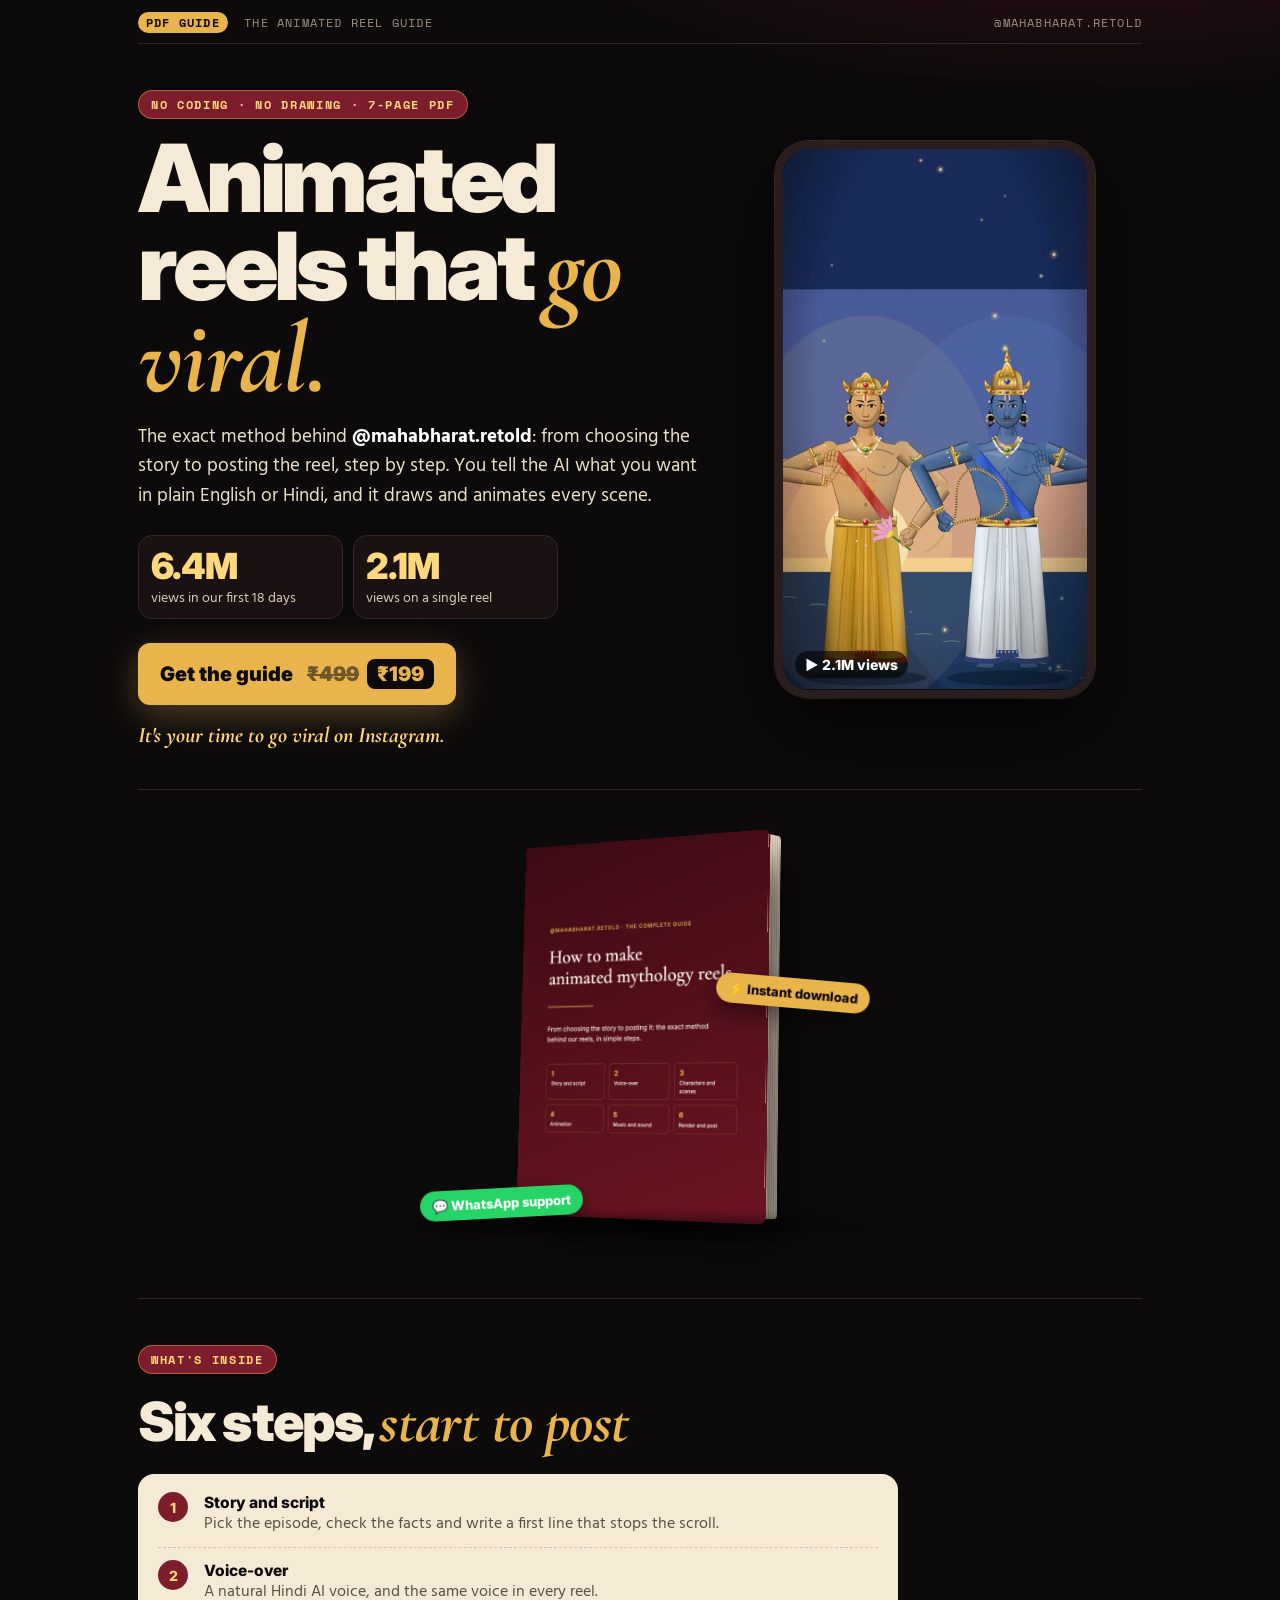
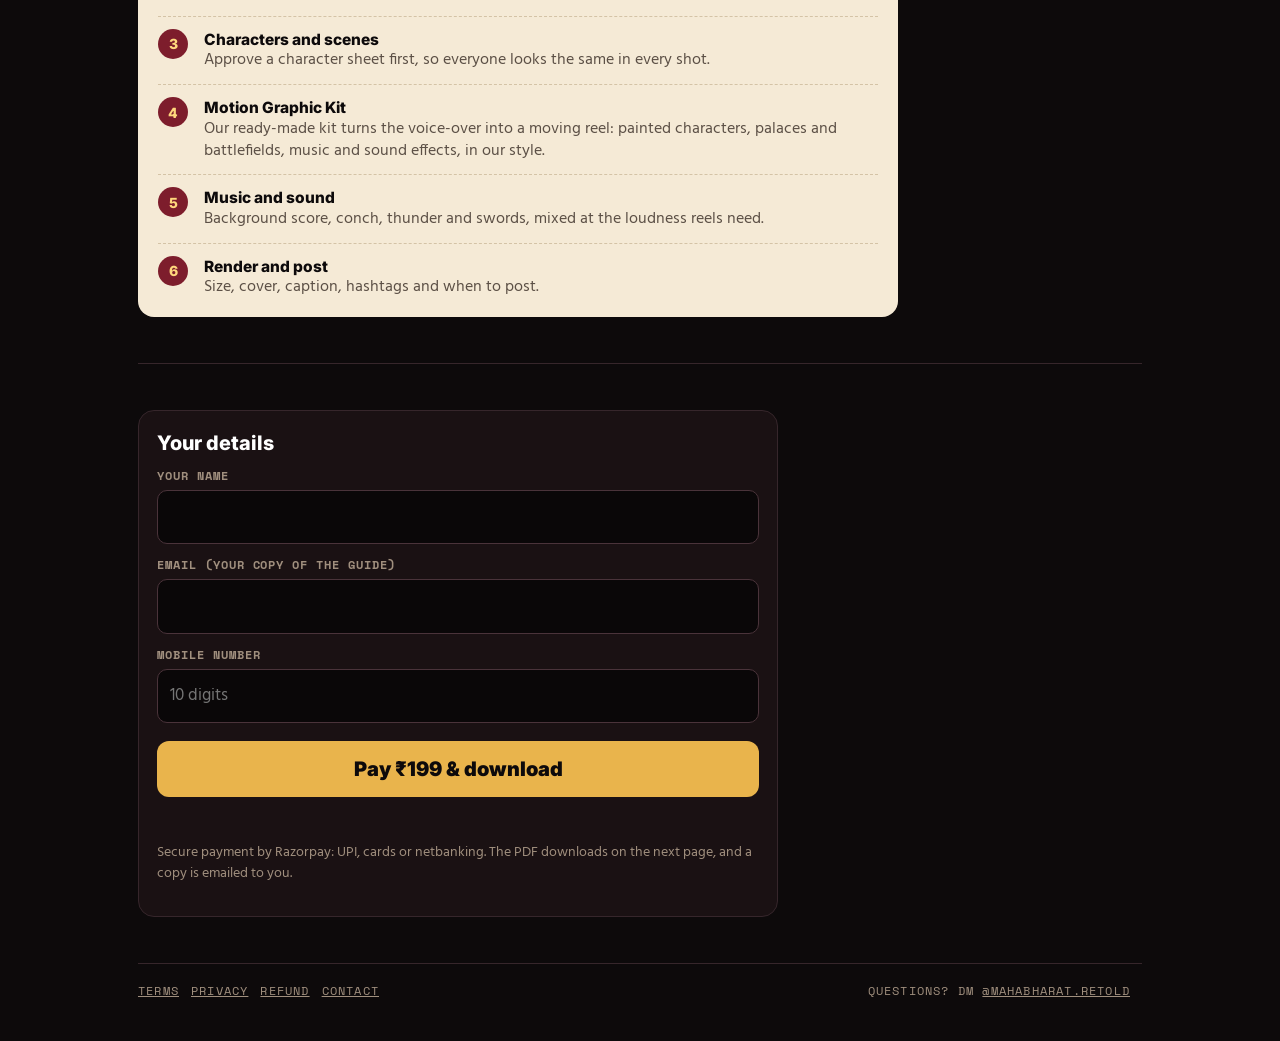
<file: index.html>
<!doctype html>
<html lang="en">
<head>
<meta charset="utf-8">
<meta name="viewport" content="width=device-width,initial-scale=1">
<title>The Animated Reel Guide · @mahabharat.retold</title>
<meta name="description" content="The method behind @mahabharat.retold: 6.4 million views in our first 18 days with animated mythology reels. From the story to posting, step by step, no coding. 7-page PDF guide.">
<link rel="preconnect" href="https://fonts.googleapis.com"><link rel="preconnect" href="https://fonts.gstatic.com" crossorigin>
<link href="https://fonts.googleapis.com/css2?family=Cormorant+Garamond:ital,wght@1,600;1,700&family=Inter:wght@500;600;800;900&family=Hind:wght@400;600&family=Space+Mono:wght@400;700&display=swap" rel="stylesheet">
<style>
:root{--ink:#0d0a0b;--night:#1a1113;--night2:#24171a;--maroon:#7d1d2c;--gold:#e9b44c;--goldl:#ffd77d;--paper:#f5ead6;--muted:#a08f7e;--line:#36262b}
*{box-sizing:border-box}
html{background:var(--ink)}
body{margin:0;color:var(--paper);font:17px/1.55 Hind,system-ui,sans-serif;background:radial-gradient(1200px 600px at 85% -10%,rgba(125,29,44,.55),transparent 60%),var(--ink);overflow-x:hidden}
a{color:inherit}
.wrap{max-width:1040px;margin:0 auto;padding:0 18px}
.mono{font-family:"Space Mono",monospace;letter-spacing:.1em;text-transform:uppercase}
.mast{display:flex;justify-content:space-between;gap:12px;padding:14px 0 10px;font-size:12px;color:var(--muted);border-bottom:1px solid var(--line)}
.mast b{background:var(--gold);color:var(--ink);padding:2px 8px;border-radius:20px;font-weight:700}
/* hero: the success story */
.hero{display:grid;gap:30px;padding:30px 0 40px}
.pill{display:inline-block;background:var(--maroon);color:var(--goldl);border:1px solid rgba(233,180,76,.45);font:700 12px "Space Mono",monospace;letter-spacing:.14em;padding:5px 12px;border-radius:30px;text-transform:uppercase}
h1{font:900 clamp(46px,11.5vw,94px)/.93 Inter,sans-serif;letter-spacing:-.045em;margin:16px 0 0}
h1 span{font:italic 700 1.08em/.9 "Cormorant Garamond",serif;letter-spacing:-.01em;color:var(--gold)}
.lead{font-size:19px;max-width:560px;margin:18px 0 0;color:#eadfcb}
.lead b{color:#fff}
.stats{display:grid;grid-template-columns:repeat(2,1fr);gap:10px;max-width:420px;margin-top:24px}
.stats div{background:var(--night);border:1px solid var(--line);border-radius:14px;padding:12px 12px 10px}
.stats b{display:block;font:900 clamp(26px,6vw,36px)/1 Inter;color:var(--goldl);letter-spacing:-.03em}
.stats small{display:block;font-size:13.5px;line-height:1.3;color:#d9ccb6;margin-top:6px}
.cta{display:inline-flex;align-items:center;gap:14px;margin-top:24px;background:var(--gold);color:var(--ink);text-decoration:none;font:900 20px Inter;padding:16px 22px;border-radius:12px;box-shadow:0 10px 34px rgba(233,180,76,.3)}
.cta span{background:var(--ink);color:var(--gold);padding:3px 10px;border-radius:8px}
.cta s{opacity:.55;text-decoration-thickness:2px;margin-right:-6px}
.offer{display:inline-flex;flex-wrap:wrap;align-items:center;gap:6px 10px;margin-top:14px;background:var(--night);border:1px dashed rgba(233,180,76,.6);border-radius:12px;padding:8px 12px;font-size:15px}
.offer b{color:var(--goldl)}
.offer .tmr{font:700 15px "Space Mono",monospace;color:#fff;white-space:nowrap}
.push{font:italic 700 22px/1.3 "Cormorant Garamond",serif;color:var(--goldl);margin:16px 0 0}
.phone{position:relative;max-width:320px;margin:0 auto;border-radius:34px;overflow:hidden;border:8px solid #2a1d20;box-shadow:0 30px 80px rgba(0,0,0,.65),0 0 0 1px rgba(233,180,76,.25)}
.phone video{display:block;width:100%;aspect-ratio:9/16;object-fit:cover;background:#120b0d}
.phone .views{position:absolute;left:12px;bottom:12px;background:rgba(0,0,0,.6);color:#fff;font:800 14px Inter;padding:5px 10px;border-radius:20px}
/* sections */
.sec{padding:46px 0;border-top:1px solid var(--line)}
.sec h2{font:900 clamp(32px,7vw,54px)/.98 Inter;letter-spacing:-.035em;margin:12px 0 16px}
.sec h2 em{font:italic 700 1.1em "Cormorant Garamond",serif;letter-spacing:-.01em;color:var(--gold)}
.fine{font-size:13.5px;color:var(--muted);margin-top:14px}
/* the guide as a product: a 3D book with tags */
.product{padding-top:20px}
.pack{position:relative;display:flex;justify-content:center;padding:26px 0 34px;perspective:1400px}
.pack::after{content:"";position:absolute;left:18%;right:18%;bottom:14px;height:26px;background:radial-gradient(closest-side,rgba(0,0,0,.65),transparent);filter:blur(4px)}
.book{position:relative;width:min(62vw,270px);aspect-ratio:210/297;transform:rotateY(-24deg) rotateX(5deg) rotateZ(-1deg);transform-style:preserve-3d}
.book img{position:absolute;inset:0;width:100%;height:100%;border-radius:3px 8px 8px 3px;box-shadow:inset 6px 0 10px rgba(0,0,0,.35);z-index:2}
.book::before{content:"";position:absolute;top:5px;bottom:5px;right:-14px;width:16px;border-radius:0 4px 4px 0;background:repeating-linear-gradient(90deg,#f6ecd9 0 2px,#d8c6a6 2px 3px);transform:rotateY(60deg);transform-origin:left}
.book::after{content:"";position:absolute;inset:0;border-radius:3px 8px 8px 3px;box-shadow:24px 28px 50px rgba(0,0,0,.6);z-index:1}
.chip{position:absolute;z-index:3;background:var(--paper);color:var(--ink);font:800 13px Inter;padding:7px 12px;border-radius:30px;box-shadow:0 10px 24px rgba(0,0,0,.45);white-space:nowrap}
.chip.b{top:38%;right:calc(50% - 230px);background:var(--gold);transform:rotate(5deg)}
.chip.c{bottom:34px;left:calc(50% - 220px);background:#25d366;color:#fff;transform:rotate(-3deg)}
/* what's inside */
.toc{list-style:none;margin:0;padding:6px 20px;background:var(--paper);color:var(--ink);border-radius:16px;counter-reset:step;max-width:760px}
.toc li{counter-increment:step;display:grid;grid-template-columns:34px 1fr;column-gap:12px;border-bottom:1px dashed #d4c3a6;padding:12px 0;font-size:15.5px;line-height:1.4}
.toc li:last-child{border:0}
.toc li::before{content:counter(step);grid-row:span 2;width:30px;height:30px;border-radius:50%;background:var(--maroon);color:var(--goldl);display:grid;place-items:center;font:800 14px Inter}
.toc b{font-family:Inter;font-weight:800}
.toc span{color:#5c5046}
/* buy */
/* WhatsApp support: a round sticker tucked over the price's top corner */
.wa{position:absolute;top:-30px;right:-16px;width:96px;height:96px;border-radius:50%;background:#25d366;color:#fff;display:flex;flex-direction:column;align-items:center;justify-content:center;gap:3px;text-align:center;font:800 9.5px/1.15 Inter;letter-spacing:.04em;text-transform:uppercase;transform:rotate(-10deg);box-shadow:0 10px 24px rgba(0,0,0,.45);border:3px solid #fff}
.wa svg{width:24px;height:24px}
.timer{position:relative;max-width:640px;margin:10px 0 18px;padding-right:92px!important;background:var(--night);border:1px dashed rgba(233,180,76,.6);border-radius:16px;padding:14px 16px;display:flex;flex-wrap:wrap;align-items:center;justify-content:space-between;gap:10px 16px}
.timer span{font-size:16px}.timer b{color:var(--goldl)}.timer s{opacity:.6}
.timer .cells{display:flex;gap:6px}
.timer .cells div{background:var(--maroon);color:var(--goldl);min-width:52px;text-align:center;padding:7px 4px 5px;border-radius:10px;font:700 22px/1 "Space Mono",monospace}
.timer .cells small{display:block;font:700 9px "Space Mono";color:var(--paper);opacity:.75;margin-top:4px;letter-spacing:.1em}
.details{font:800 20px Inter;margin:2px 0 4px;color:#fff}
form{max-width:640px;background:var(--night);border:1px solid var(--line);border-radius:16px;padding:18px}
label{display:block;font:700 12px "Space Mono";letter-spacing:.08em;text-transform:uppercase;margin:12px 0 6px;color:var(--muted)}
input{width:100%;font:inherit;font-size:17px;padding:13px 12px;border:1px solid #4a333a;background:#0a0708;color:#fff;border-radius:10px}
input:focus{outline:3px solid var(--gold);outline-offset:0}
button.pay{width:100%;margin-top:18px;background:var(--gold);color:var(--ink);border:0;font:900 20px Inter;padding:16px;cursor:pointer;border-radius:12px}
button.pay:disabled{opacity:.6}
.err{color:#ff8a80;min-height:22px;margin-top:10px;font-weight:600}
footer{border-top:1px solid var(--line);padding:18px 0 40px;font-size:12px;color:var(--muted);display:flex;flex-wrap:wrap;gap:14px;justify-content:space-between}
footer a{margin-right:12px}
.hidden{display:none!important}
/* The word OFFER, highlighted wherever it appears */
.hl{background:#ff3b30;color:#fff;font:900 .82em/1 Inter;letter-spacing:.08em;text-transform:uppercase;padding:3px 8px 2px;border-radius:6px;animation:hl 1.6s ease-in-out infinite}
@keyframes hl{50%{box-shadow:0 0 0 5px rgba(255,59,48,.28)}}
@media (prefers-reduced-motion:reduce){.hl{animation:none}}
#buy{scroll-margin-top:20px}
@media (min-width:621px){.wa{top:-40px;right:-40px}}
@media (min-width:860px){
  .hero{grid-template-columns:1.15fr .85fr;align-items:center;padding-top:46px}
}
@media (max-width:620px){.chip.b{right:4%;top:58%}.chip.c{left:6%}.timer .cells div{min-width:44px;font-size:19px}.wa{width:78px;height:78px;top:-30px;right:-4px;font-size:8px}.wa svg{width:20px;height:20px}body{font-size:16px}.pill{font-size:10.5px;letter-spacing:.08em}.mast{font-size:10px}.mast .hide-s{display:none}.lead{font-size:17.5px}.stats{gap:8px}.stats div{padding:10px 9px 9px}.stats small{font-size:12.5px}.cta{font-size:18px;padding:14px 18px}.chip{font-size:11.5px;padding:6px 10px}}
</style>
</head>
<body>
<div class="wrap">
  <div class="mast mono"><span><b>PDF GUIDE</b><span class="hide-s">&nbsp; The Animated Reel Guide</span></span><span>@mahabharat.retold</span></div>

  <section class="hero">
    <div>
      <span class="pill">No coding · no drawing · 7-page PDF</span>
      <h1>Animated reels that <span>go viral.</span></h1>
      <p class="lead">The exact method behind <b>@mahabharat.retold</b>: from choosing the story to posting the reel, step by step. You tell the AI what you want in plain English or Hindi, and it draws and animates every scene.</p>
      <div class="stats">
        <div><b>6.4M</b><small>views in our first 18 days</small></div>
        <div><b>2.1M</b><small>views on a single reel</small></div>
      </div>
      <a class="cta" href="#buy">Get the guide <s>₹499</s><span class="now-price">₹99</span></a>
      <div class="offer" id="offer">🔥 <b>3-day <mark class="hl">offer</mark> ₹99</b> ends in <span class="tmr" id="tmr">--</span></div>
      <p class="push">It's your time to go viral on Instagram.</p>
    </div>
    <div class="phone"><video src="mr/hero.mp4" poster="mr/hero.jpg" autoplay muted loop playsinline aria-label="A scene from our most-watched reel"></video><span class="views">▶ 2.1M views</span></div>
  </section>

  <section class="sec product">
    <div class="pack">
      <div class="book"><img src="mr/cover.jpg" alt="The guide's cover: How to make animated mythology reels"></div>
      <span class="chip b">⚡ Instant download</span>
      <span class="chip c">💬 WhatsApp support</span>
    </div>
  </section>

  <section class="sec">
    <span class="pill">What's inside</span>
    <h2>Six steps, <em>start to post</em></h2>
    <ol class="toc">
      <li><b>Story and script</b><span>Pick the episode, check the facts and write a first line that stops the scroll.</span></li>
      <li><b>Voice-over</b><span>A natural Hindi AI voice, and the same voice in every reel.</span></li>
      <li><b>Characters and scenes</b><span>Approve a character sheet first, so everyone looks the same in every shot.</span></li>
      <li><b>Motion Graphic Kit</b><span>Our ready-made kit turns the voice-over into a moving reel: painted characters, palaces and battlefields, music and sound effects, in our style.</span></li>
      <li><b>Music and sound</b><span>Background score, conch, thunder and swords, mixed at the loudness reels need.</span></li>
      <li><b>Render and post</b><span>Size, cover, caption, hashtags and when to post.</span></li>
    </ol>
  </section>

  <section class="sec" id="buy">
    <div class="timer" id="timer"><span>🔥 3-day <mark class="hl">offer</mark> <s>₹499</s> <b class="now-price">₹99</b> · ends in</span><div class="cells" id="cells"></div>
      <div class="wa" role="note" aria-label="WhatsApp support available"><svg viewBox="0 0 24 24" aria-hidden="true"><path fill="none" stroke="#fff" stroke-width="1.8" d="M12 2.6a9.4 9.4 0 0 0-8.1 14.2L2.6 21.4l4.7-1.2A9.4 9.4 0 1 0 12 2.6z"/><path fill="#fff" d="M9.2 7.3c-.2-.4-.4-.4-.6-.4h-.5c-.2 0-.5.1-.7.3-.3.3-.9.9-.9 2.2s.9 2.5 1.1 2.7c.1.2 1.8 2.9 4.5 4 2.2.9 2.7.7 3.2.7.5-.1 1.5-.6 1.7-1.2.2-.6.2-1.1.2-1.2-.1-.1-.2-.2-.5-.3l-1.7-.8c-.2-.1-.4-.1-.6.1l-.8 1c-.1.2-.3.2-.5.1-.3-.1-1.1-.4-2-1.3-.8-.7-1.3-1.5-1.4-1.8-.2-.3 0-.4.1-.5l.4-.5.3-.4v-.5l-.8-2z"/></svg>WhatsApp<br>support<br>available</div></div>
    <form id="form" novalidate>
      <h3 class="details">Your details</h3>
      <label for="name">Your name</label><input id="name" autocomplete="name" required>
      <label for="email">Email (your copy of the guide)</label><input id="email" type="email" autocomplete="email" required>
      <label for="phone">Mobile number</label><input id="phone" type="tel" inputmode="numeric" autocomplete="tel" placeholder="10 digits" required>
      <button class="pay" id="pay" type="submit">Pay ₹99 &amp; download</button>
      <div class="err" id="err"></div>
      <p class="fine">Secure payment by Razorpay: UPI, cards or netbanking. The PDF downloads on the next page, and a copy is emailed to you.</p>
    </form>
  </section>

  <footer class="mono"><div><a href="terms.html">Terms</a><a href="privacy.html">Privacy</a><a href="refund.html">Refund</a><a href="contact.html">Contact</a></div><div>Questions? DM <a href="https://www.instagram.com/mahabharat.retold/">@mahabharat.retold</a></div></footer>
</div>
<script src="config.js"></script>
<script src="count.js" data-page="guide"></script>
<script>
(function () {
  const S = window.SHOP, $ = (id) => document.getElementById(id);
  // The 3-day offer: a real deadline, the same for everyone; the shop charges the offer price until then, then the full price.
  let end = new Date(S.offerEnd).getTime(), skew = 0, price = S.guideOffer;
  const pad = (n) => String(n).padStart(2, "0");
  function show(rupees, offer) {
    price = rupees;
    document.querySelectorAll(".now-price").forEach((el) => { el.textContent = "₹" + rupees; });
    $("pay").textContent = "Pay ₹" + rupees + " & download";
    $("offer").classList.toggle("hidden", !offer);
    $("timer").classList.toggle("hidden", !offer);
  }
  function tick() {
    const left = end - (Date.now() + skew);
    if (left <= 0) { show(S.guideFull, false); return; }
    const t = Math.floor(left / 1000), d = Math.floor(t / 86400);
    const h = Math.floor(t / 3600) % 24, m = Math.floor(t / 60) % 60, sec = t % 60;
    $("tmr").textContent = (d ? d + "d " : "") + pad(h) + "h " + pad(m) + "m " + pad(sec) + "s";
    $("cells").innerHTML = [[d, "DAYS"], [h, "HRS"], [m, "MIN"], [sec, "SEC"]].map(([v, l]) => `<div>${pad(v)}<small>${l}</small></div>`).join("");
    if (price !== S.guideOffer) show(S.guideOffer, true);
    setTimeout(tick, 1000);
  }
  tick();
  fetch(S.api + "?action=config").then((r) => r.json()).then((c) => {
    if (!c.offerEnd) return;
    end = c.offerEnd; skew = c.now - Date.now(); S.guideOffer = c.guideOffer; S.guideFull = c.guideFull;
    show(c.guidePrice, c.guidePrice === c.guideOffer && Date.now() + skew < end);
  }).catch(() => {});
  $("form").addEventListener("submit", async (e) => {
    e.preventDefault();
    $("err").textContent = ""; $("pay").disabled = true; $("pay").textContent = "Opening secure payment…";
    try {
      const r = await fetch(S.api, { method: "POST", body: JSON.stringify({ action: "buyGuide", name: $("name").value, email: $("email").value, phone: $("phone").value }) });
      const d = await r.json();
      if (!d.url) throw new Error(d.error || "Something went wrong. Please try again.");
      location.href = d.url;
    } catch (x) {
      $("err").textContent = x.message; $("pay").disabled = false; $("pay").textContent = "Pay ₹" + price + " & download";
    }
  });
})();
</script>
</body>
</html>
</file>
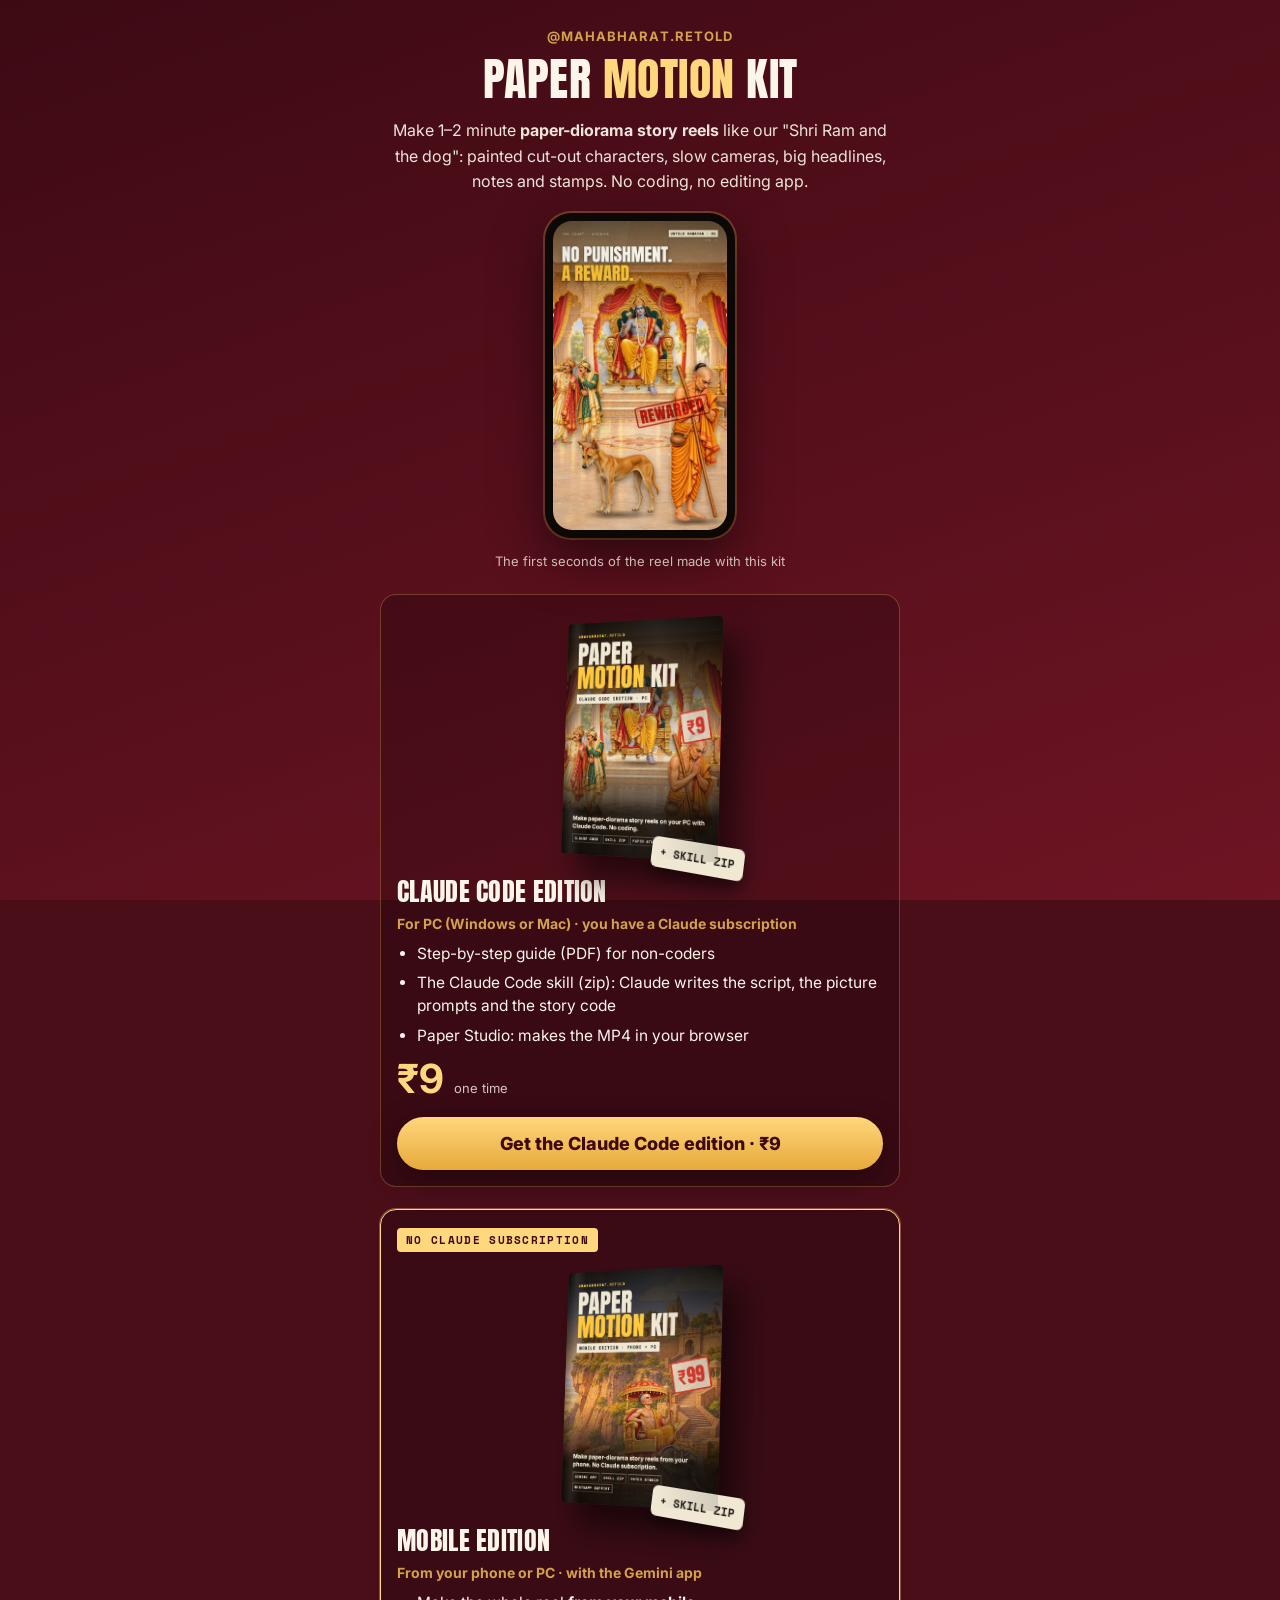
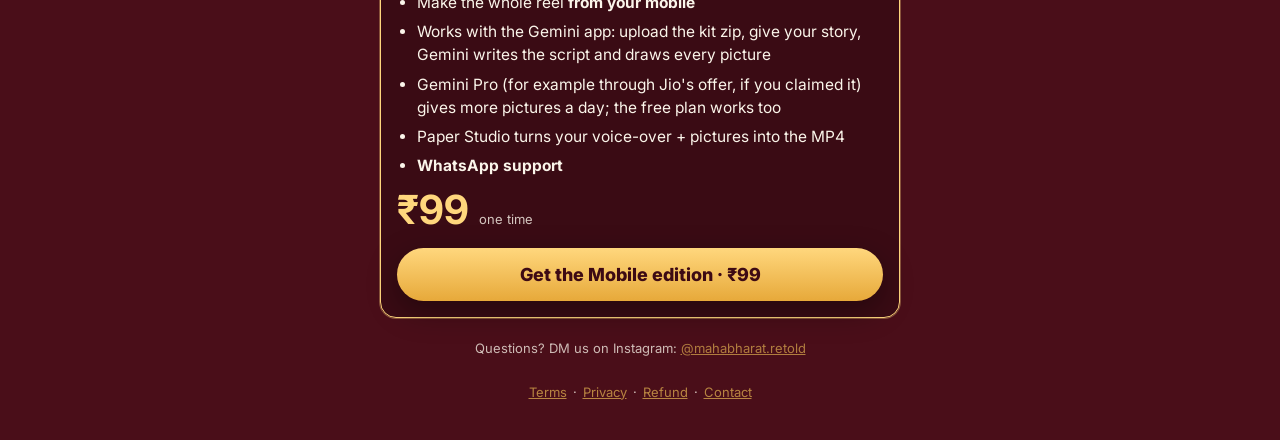
<file: paper/index.html>
<!doctype html>
<html lang="en">
<head>
<meta charset="utf-8">
<meta name="viewport" content="width=device-width,initial-scale=1">
<title>Paper Motion Kit · @mahabharat.retold</title>
<meta name="description" content="Make paper-diorama story reels like 'Shri Ram and the dog': on your PC with Claude Code (₹9) or from your phone with Gemini (₹99).">
<link rel="preconnect" href="https://fonts.googleapis.com"><link href="https://fonts.googleapis.com/css2?family=Anton&family=Space+Mono:wght@700&family=Inter:wght@400;600;700;800&display=swap" rel="stylesheet">
<link rel="stylesheet" href="../style.css">
<style>
html{background:#3d0a14}
body{background-color:#4a0e19}
h1.k{font-family:Anton,sans-serif;font-weight:400;font-size:46px;line-height:1;letter-spacing:.5px;text-transform:uppercase}
h1.k span{color:var(--goldl)}
.phone{width:190px;margin:18px auto 6px;border-radius:26px;padding:8px;background:#0c0806;box-shadow:0 20px 50px rgba(0,0,0,.5),0 0 0 2px rgba(212,162,76,.35)}
.phone video{width:100%;display:block;border-radius:19px;aspect-ratio:9/16;object-fit:cover;background:#000}
.cap{text-align:center;font-size:13px;opacity:.75}
.books{display:grid;gap:22px;margin:22px 0}
.prod{background:rgba(0,0,0,.22);border:1px solid rgba(212,162,76,.35);border-radius:16px;padding:18px 16px 16px}
.prod.best{border-color:var(--goldl);box-shadow:0 0 0 1px rgba(255,215,125,.35)}
.badge{display:inline-block;font:700 11px "Space Mono",monospace;letter-spacing:.12em;background:var(--goldl);color:var(--deep);padding:4px 9px;border-radius:4px;margin-bottom:10px}
.book{perspective:900px;display:flex;justify-content:center;margin:6px 0 14px}
.book .b{position:relative;width:170px;height:238px;transform:rotateY(-24deg) rotateX(4deg);transform-style:preserve-3d;box-shadow:18px 22px 30px rgba(0,0,0,.55)}
.book .b img{width:100%;height:100%;display:block;border-radius:2px 5px 5px 2px}
.book .b::before{content:"";position:absolute;left:0;top:0;bottom:0;width:16px;transform:translateX(-16px) rotateY(-90deg);transform-origin:right;background:linear-gradient(90deg,#2a1608,#5a3414)}
.book .b::after{content:"";position:absolute;inset:0;border-radius:2px 5px 5px 2px;background:linear-gradient(90deg,rgba(0,0,0,.35),rgba(255,255,255,.08) 6%,rgba(0,0,0,0) 12%,rgba(255,255,255,.06) 60%,rgba(0,0,0,.12))}
.book .zip{position:absolute;right:-26px;bottom:-12px;transform:rotate(6deg);background:#f1e8d4;color:#1c1813;font:700 11px "Space Mono",monospace;padding:7px 9px;border-radius:6px;box-shadow:0 8px 16px rgba(0,0,0,.4)}
.prod h2{font-family:Anton,sans-serif;font-weight:400;font-size:26px;letter-spacing:.3px;margin:0;color:var(--cream);text-transform:uppercase}
.prod .for{color:var(--gold);font-weight:700;font-size:14px;margin:4px 0 10px}
.prod ul{margin:0 0 12px}
.pr{display:flex;align-items:baseline;gap:10px;margin:6px 0 2px}
.pr b{font-size:40px;color:var(--goldl);line-height:1}
.pr span{font-size:13px;opacity:.8}
.note2{font-size:12.5px;opacity:.8;margin:8px 0 0}
#buyBox{scroll-margin-top:16px}
.chosen{font-weight:700;color:var(--goldl);text-align:center;margin:0 0 4px}
</style>
</head>
<body>
<main>
  <div class="tag">@mahabharat.retold</div>
  <h1 class="k">Paper <span>Motion</span> Kit</h1>
  <p class="lead">Make 1–2 minute <b>paper-diorama story reels</b> like our "Shri Ram and the dog": painted cut-out characters, slow cameras, big headlines, notes and stamps. No coding, no editing app.</p>
  <div class="phone"><video src="preview.mp4" poster="poster.jpg" autoplay muted loop playsinline></video></div>
  <p class="cap">The first seconds of the reel made with this kit</p>

  <div class="books">
    <div class="prod">
      <div class="book"><div class="b"><img src="cover-claude.jpg" alt="Paper Motion Kit, Claude Code edition"><div class="zip">+ SKILL ZIP</div></div></div>
      <h2>Claude Code edition</h2>
      <div class="for">For PC (Windows or Mac) · you have a Claude subscription</div>
      <ul>
        <li>Step-by-step guide (PDF) for non-coders</li>
        <li>The Claude Code skill (zip): Claude writes the script, the picture prompts and the story code</li>
        <li>Paper Studio: makes the MP4 in your browser</li>
      </ul>
      <div class="pr"><b>₹9</b><span>one time</span></div>
      <button class="btn" data-buy="paper9">Get the Claude Code edition · ₹9</button>
    </div>

    <div class="prod best">
      <div class="badge">NO CLAUDE SUBSCRIPTION</div>
      <div class="book"><div class="b"><img src="cover-mobile.jpg" alt="Paper Motion Kit, Mobile edition"><div class="zip">+ SKILL ZIP</div></div></div>
      <h2>Mobile edition</h2>
      <div class="for">From your phone or PC · with the Gemini app</div>
      <ul>
        <li>Make the whole reel <b>from your mobile</b></li>
        <li>Works with the Gemini app: upload the kit zip, give your story, Gemini writes the script and draws every picture</li>
        <li>Gemini Pro (for example through Jio's offer, if you claimed it) gives more pictures a day; the free plan works too</li>
        <li>Paper Studio turns your voice-over + pictures into the MP4</li>
        <li><b>WhatsApp support</b></li>
      </ul>
      <div class="pr"><b>₹99</b><span>one time</span></div>
      <button class="btn" data-buy="paper99">Get the Mobile edition · ₹99</button>
    </div>
  </div>

  <div class="card" id="buyBox" hidden>
    <p class="chosen" id="chosen"></p>
    <form id="form" novalidate>
      <label for="name">Your name</label><input id="name" autocomplete="name" required>
      <label for="email">Email (for your receipt and a copy of the guide)</label><input id="email" type="email" autocomplete="email" required>
      <label for="phone">Mobile number</label><input id="phone" type="tel" inputmode="numeric" autocomplete="tel" placeholder="10 digits" required>
      <button class="btn" id="pay" type="submit">Pay</button>
      <div class="err" id="err"></div>
      <p class="note">Secure payment by Razorpay (UPI, cards, netbanking). You download the guide right after paying; the kit link is in it, and a copy is emailed to you.</p>
    </form>
  </div>

  <div class="small">Questions? DM us on Instagram: <a href="https://www.instagram.com/mahabharat.retold/">@mahabharat.retold</a></div>
  <div class="legal"><a href="../terms.html">Terms</a>·<a href="../privacy.html">Privacy</a>·<a href="../refund.html">Refund</a>·<a href="../contact.html">Contact</a></div>
</main>
<script src="../config.js"></script>
<script src="../count.js" data-page="paper-kit"></script>
<script>
(function () {
  const S = window.SHOP, $ = (id) => document.getElementById(id);
  const P = { paper9: { name: "Claude Code edition", price: 9 }, paper99: { name: "Mobile edition", price: 99 } };
  let product = null;
  document.querySelectorAll("[data-buy]").forEach((b) => b.addEventListener("click", () => {
    product = b.dataset.buy;
    $("chosen").textContent = "Paper Motion Kit · " + P[product].name + " · ₹" + P[product].price;
    $("pay").textContent = "Pay ₹" + P[product].price;
    $("buyBox").hidden = false;
    $("buyBox").scrollIntoView({ behavior: "smooth" });
    setTimeout(() => $("name").focus(), 400);
  }));
  $("form").addEventListener("submit", async (e) => {
    e.preventDefault();
    if (!product) return;
    $("err").textContent = ""; $("pay").disabled = true; $("pay").textContent = "Opening secure payment…";
    try {
      const r = await fetch(S.api, { method: "POST", body: JSON.stringify({ action: "buyKit", product, name: $("name").value, email: $("email").value, phone: $("phone").value }) });
      const d = await r.json();
      if (!d.url) throw new Error(d.error || "Something went wrong. Please try again.");
      location.href = d.url;
    } catch (x) {
      $("err").textContent = x.message; $("pay").disabled = false; $("pay").textContent = "Pay ₹" + P[product].price;
    }
  });
})();
</script>
</body>
</html>
</file>
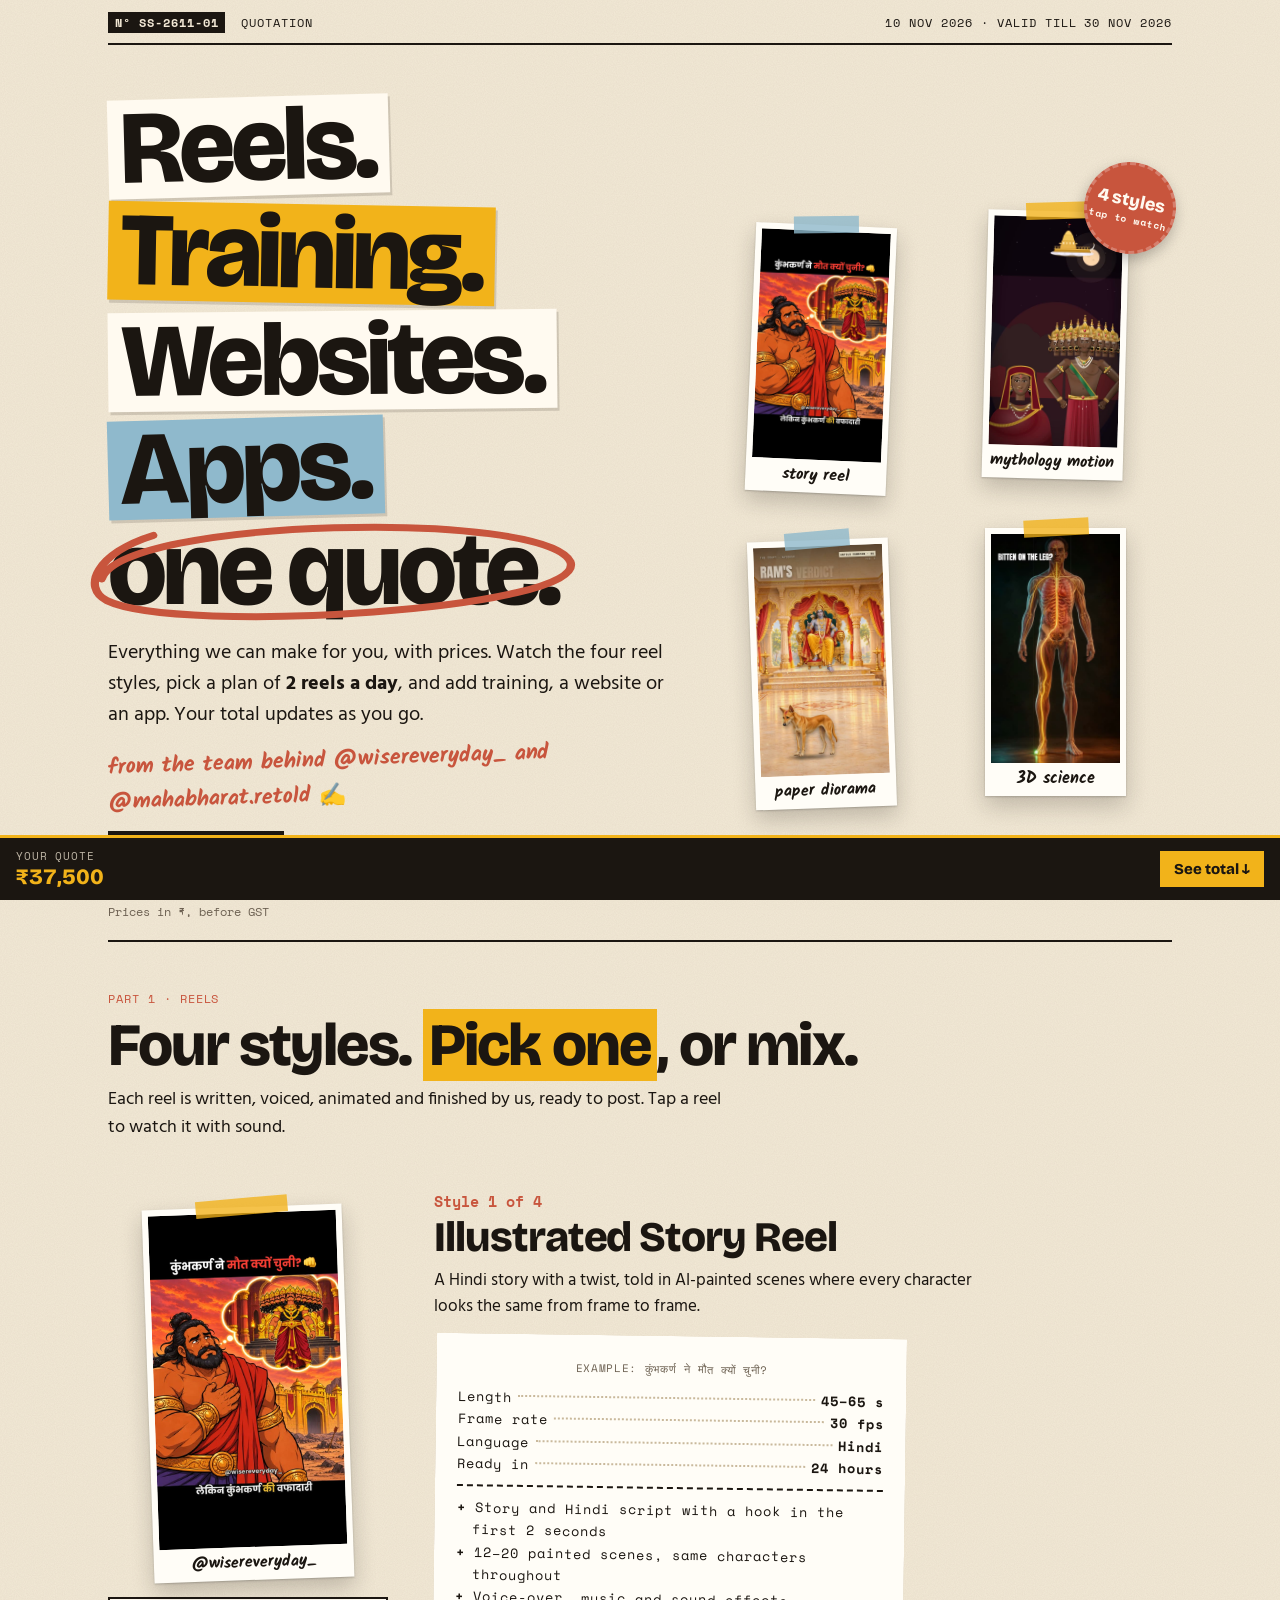
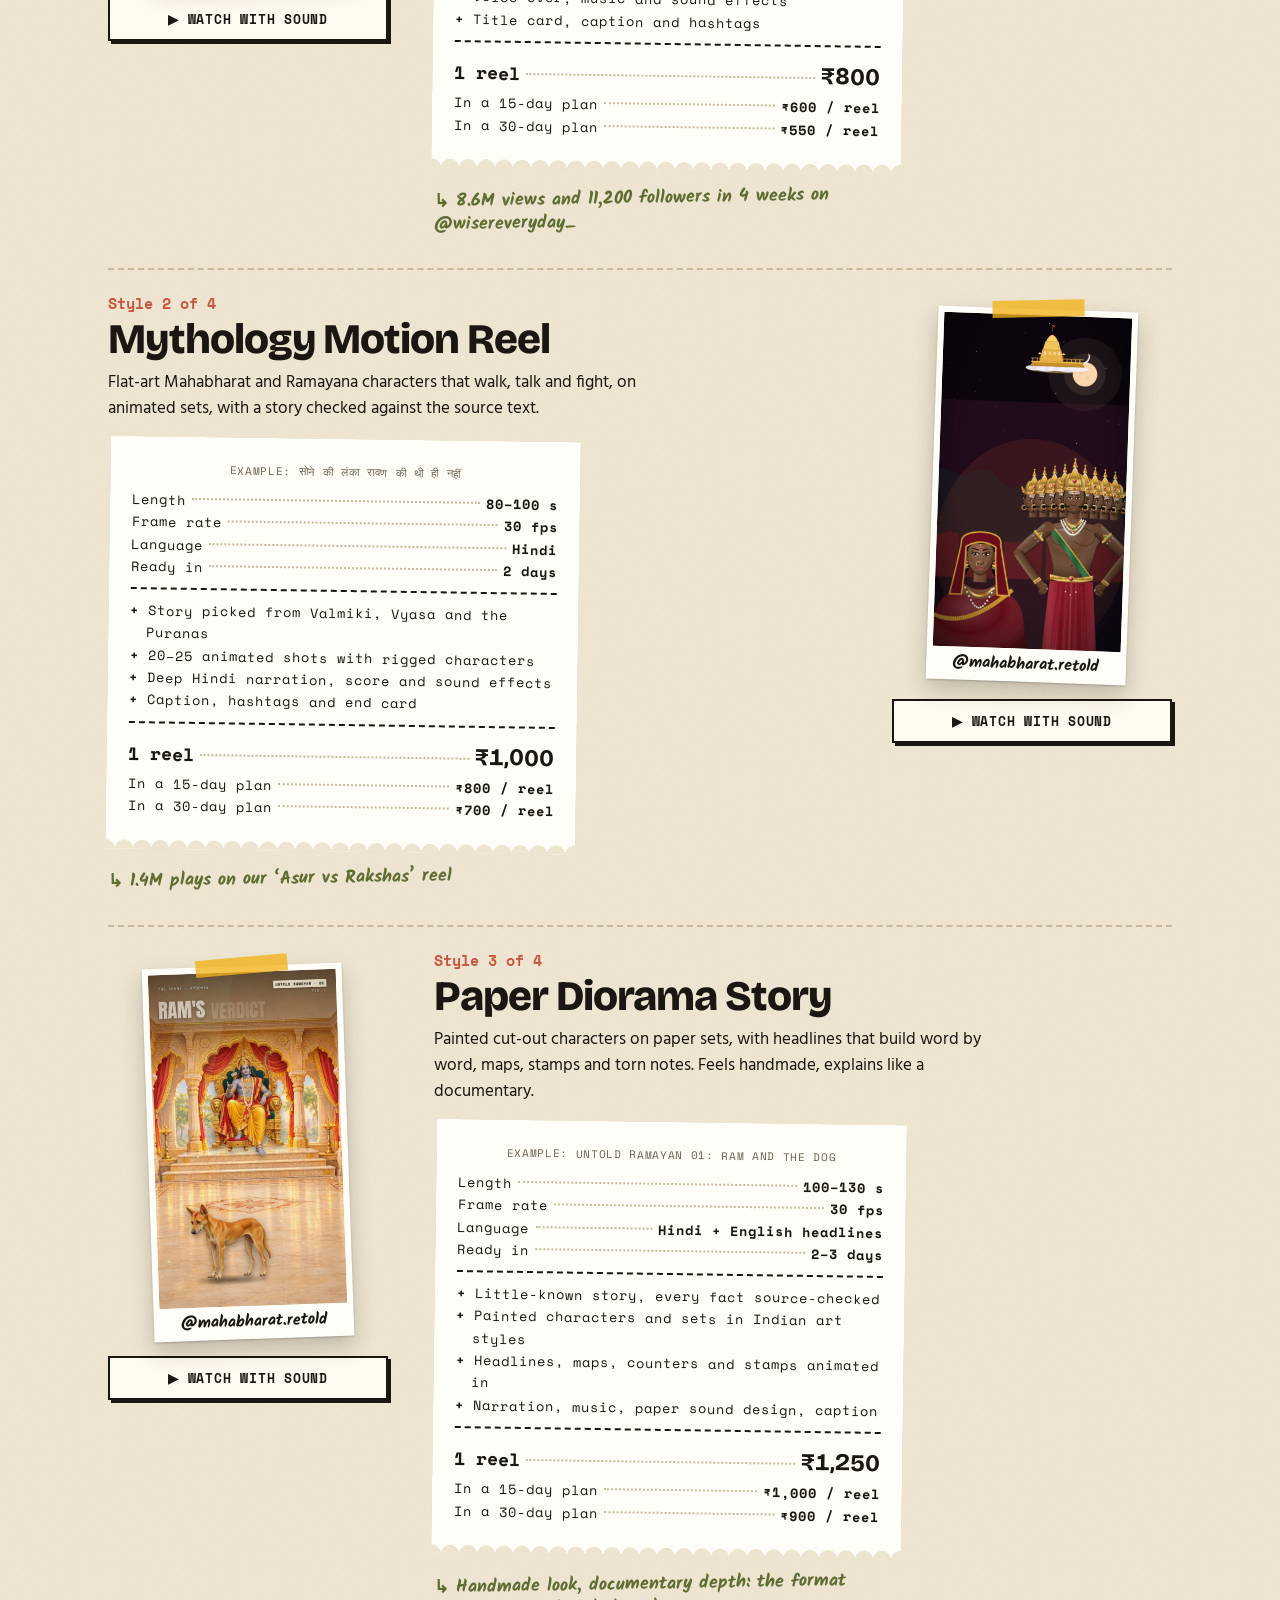
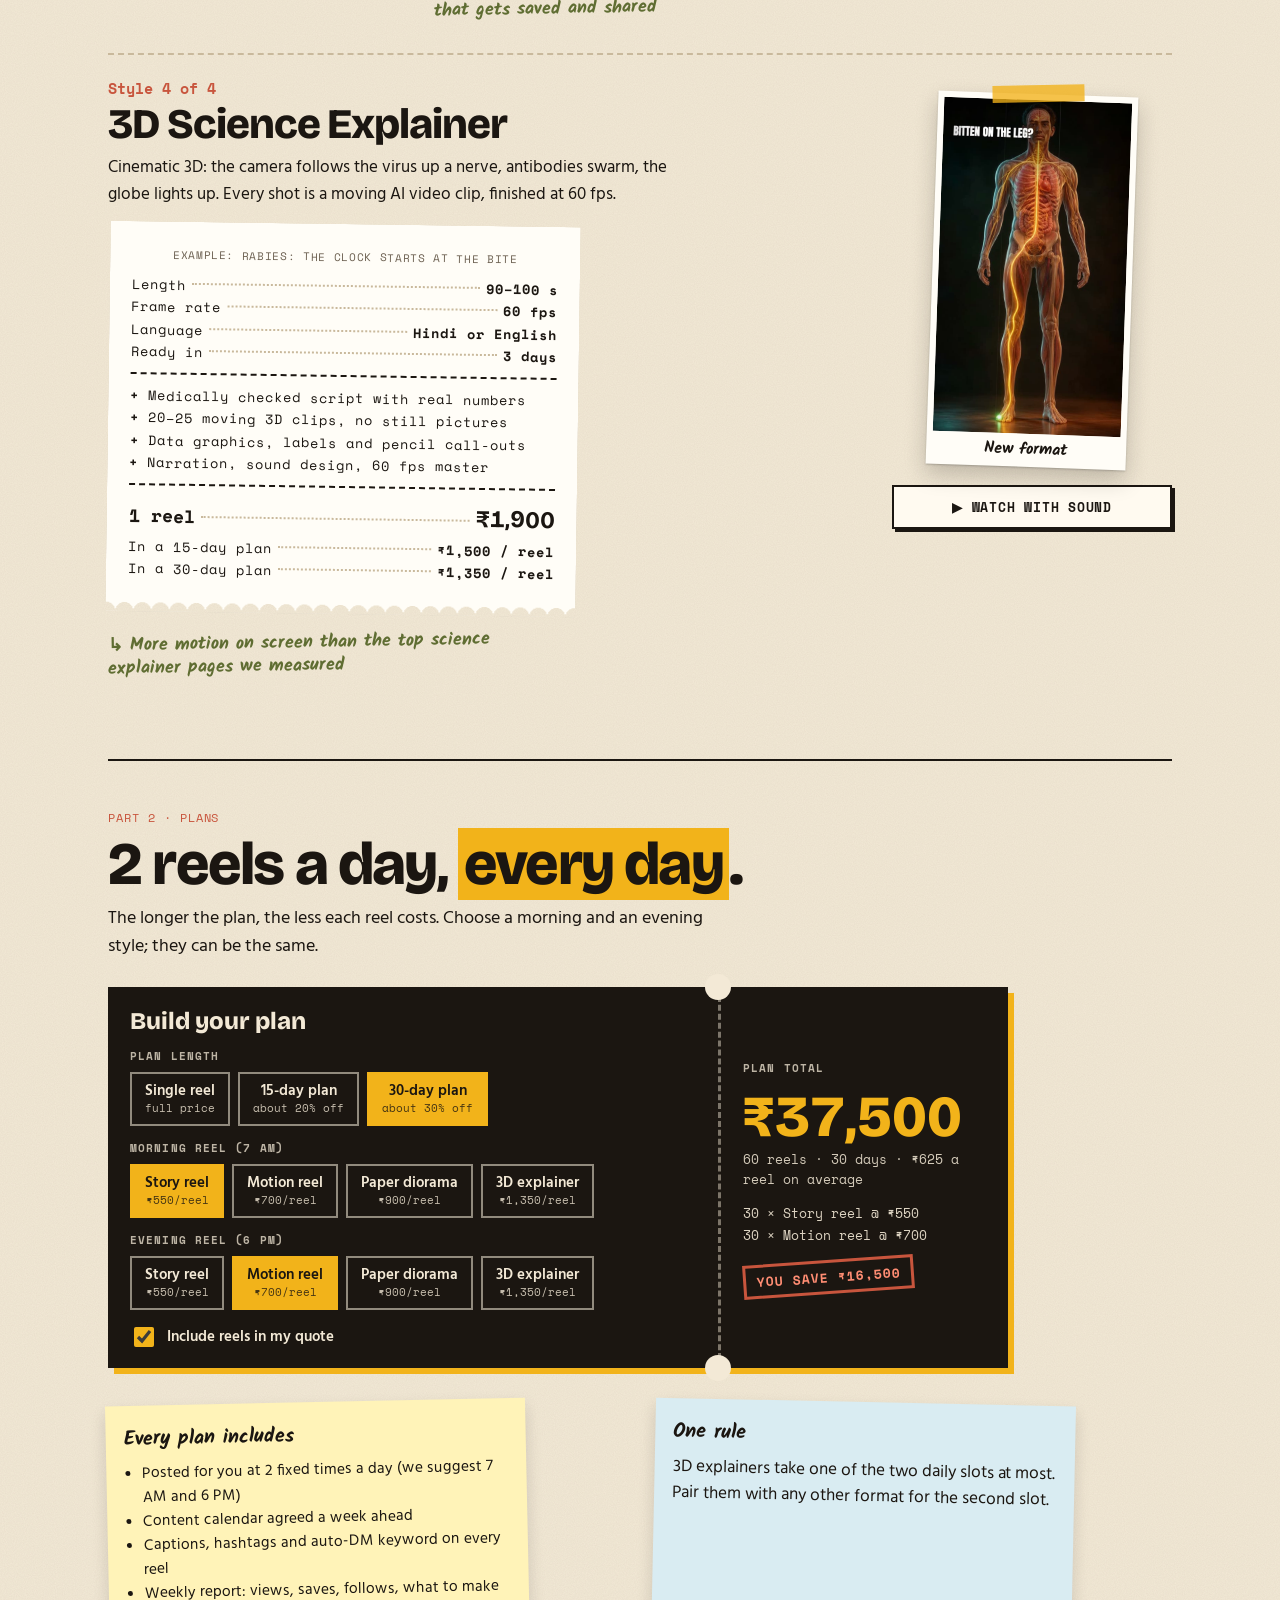
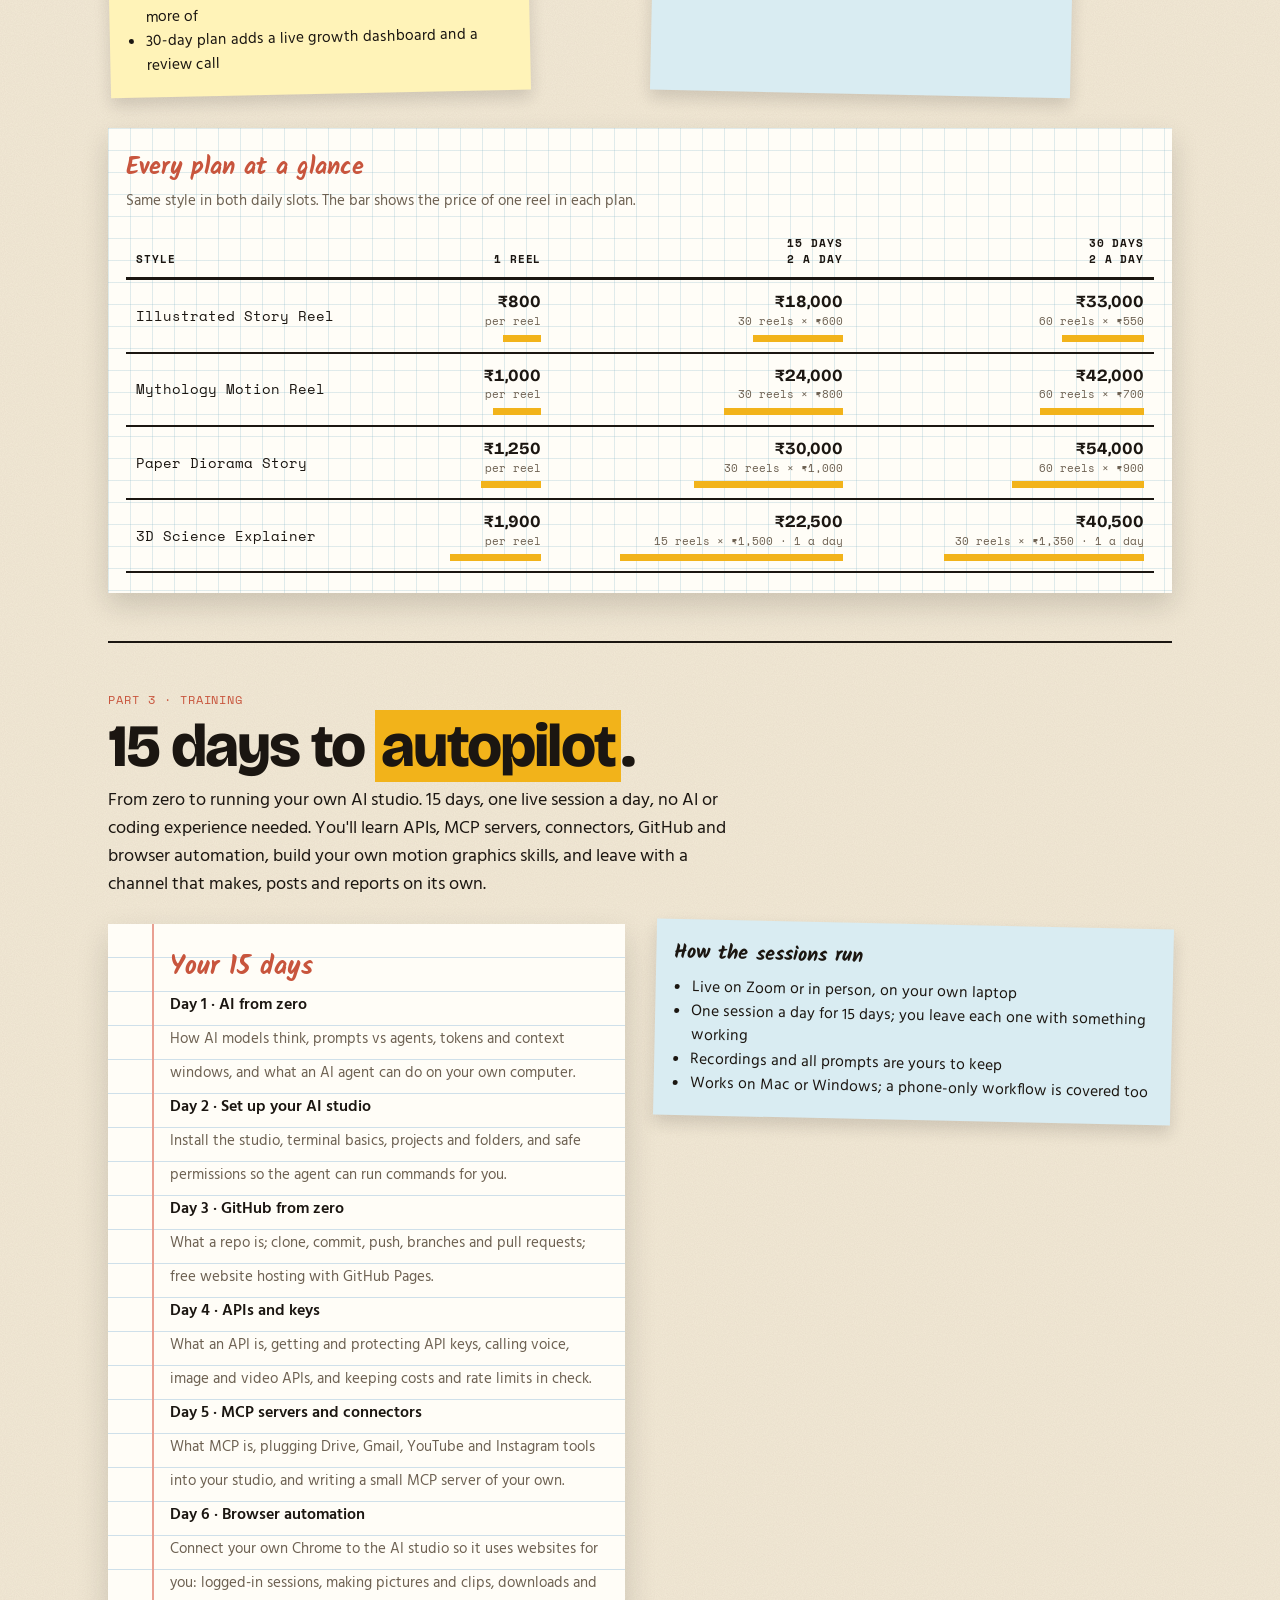
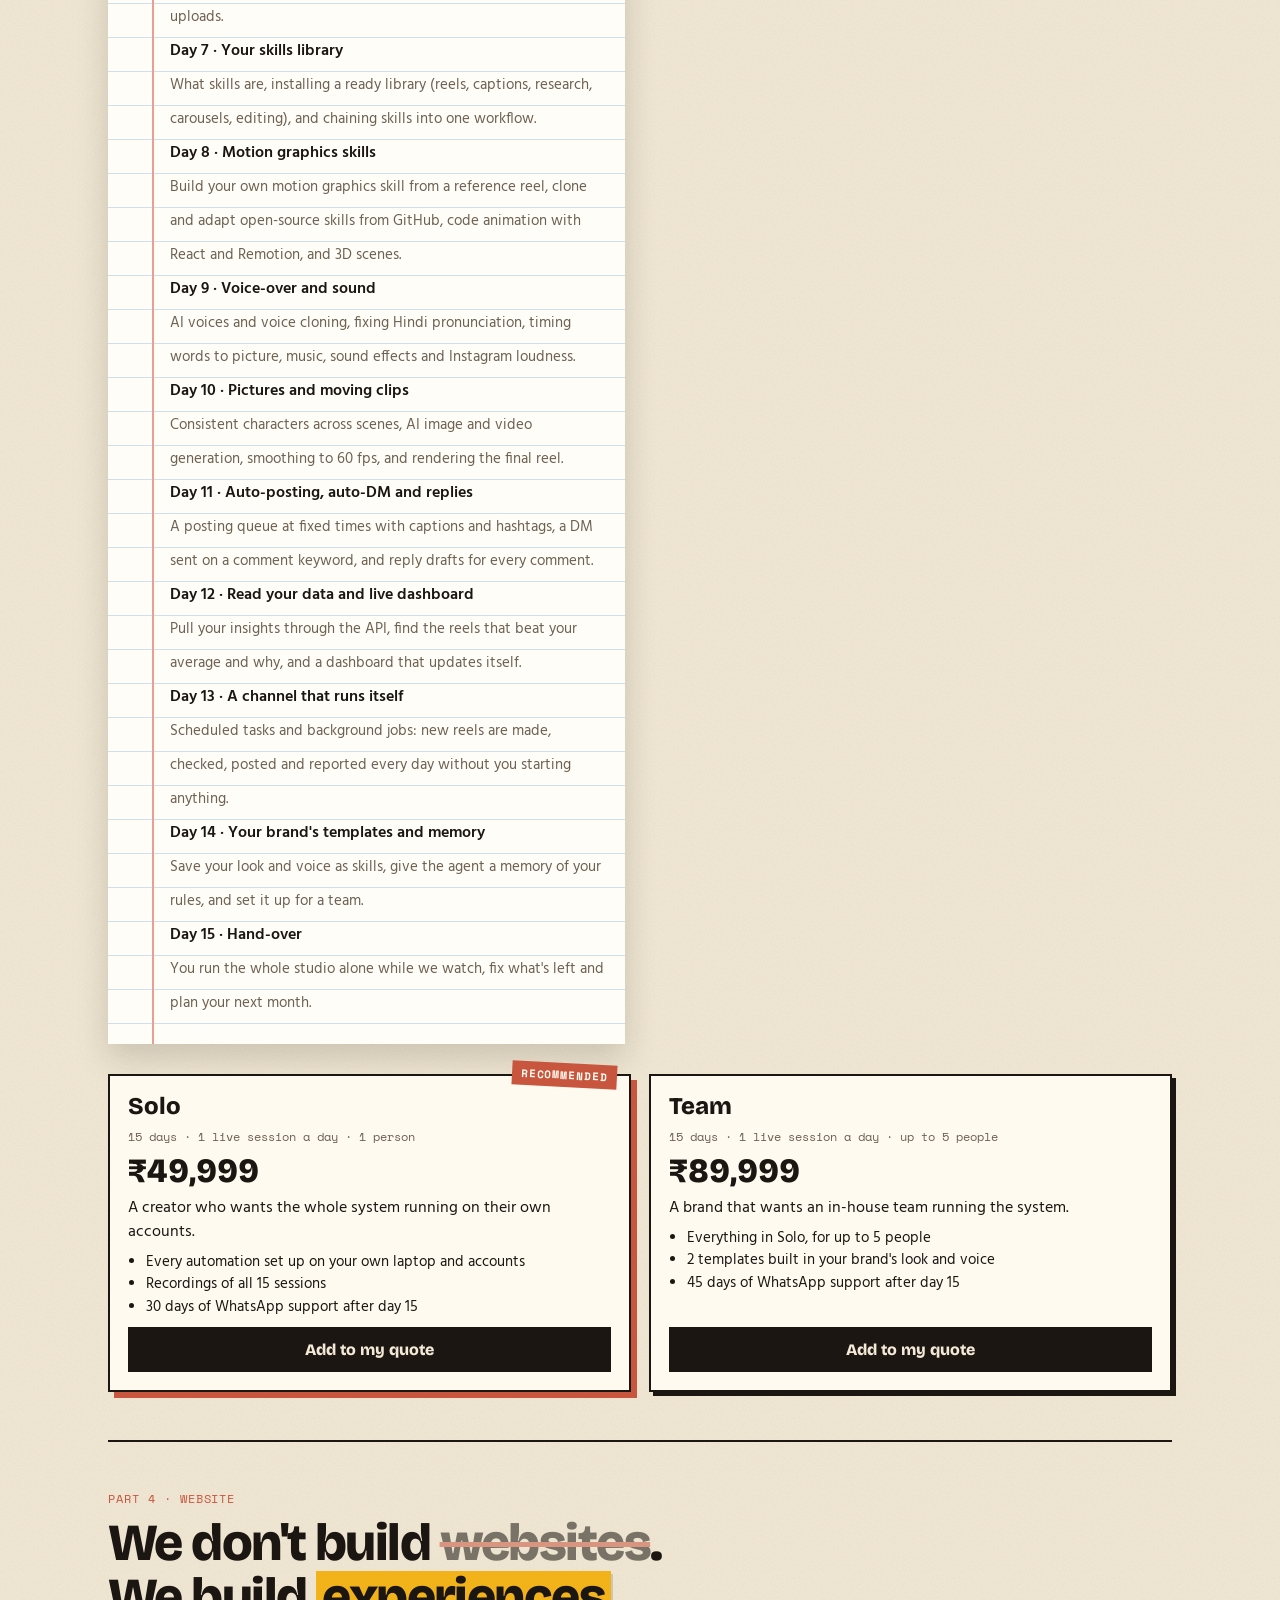
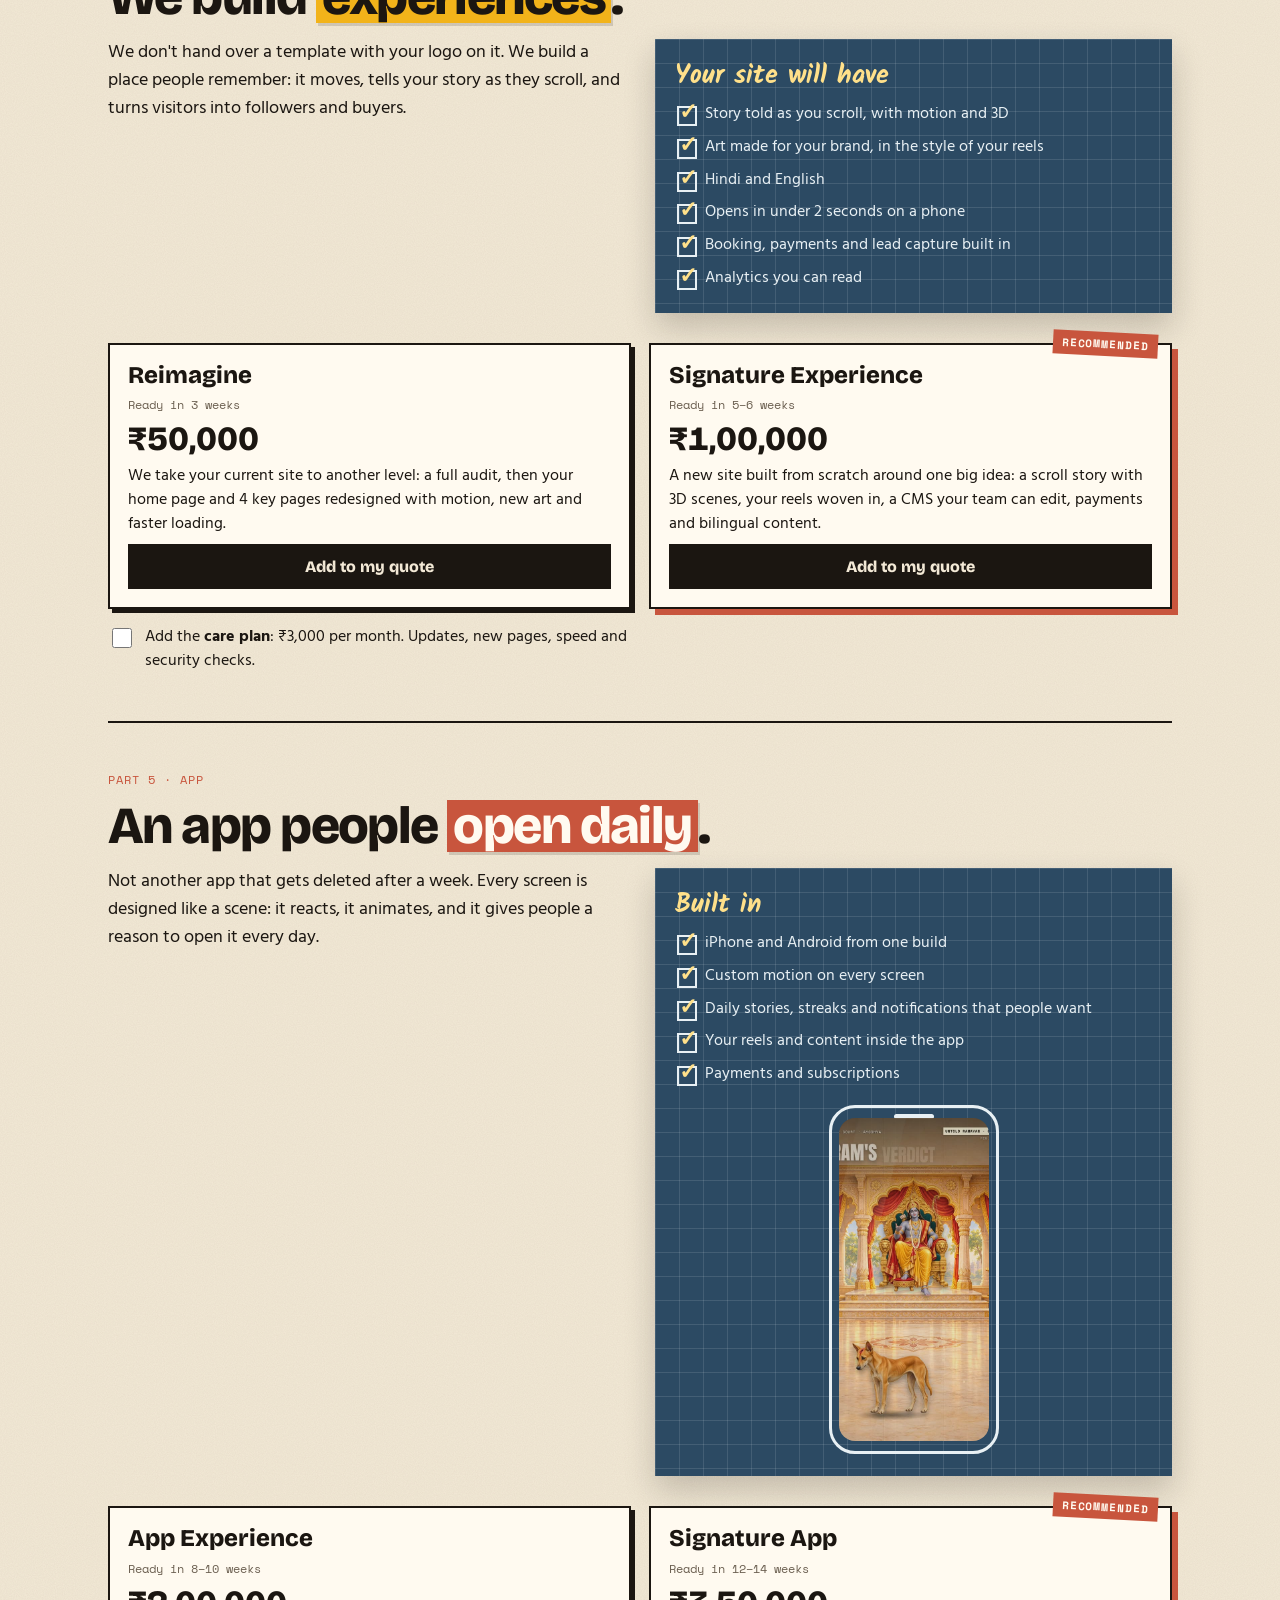
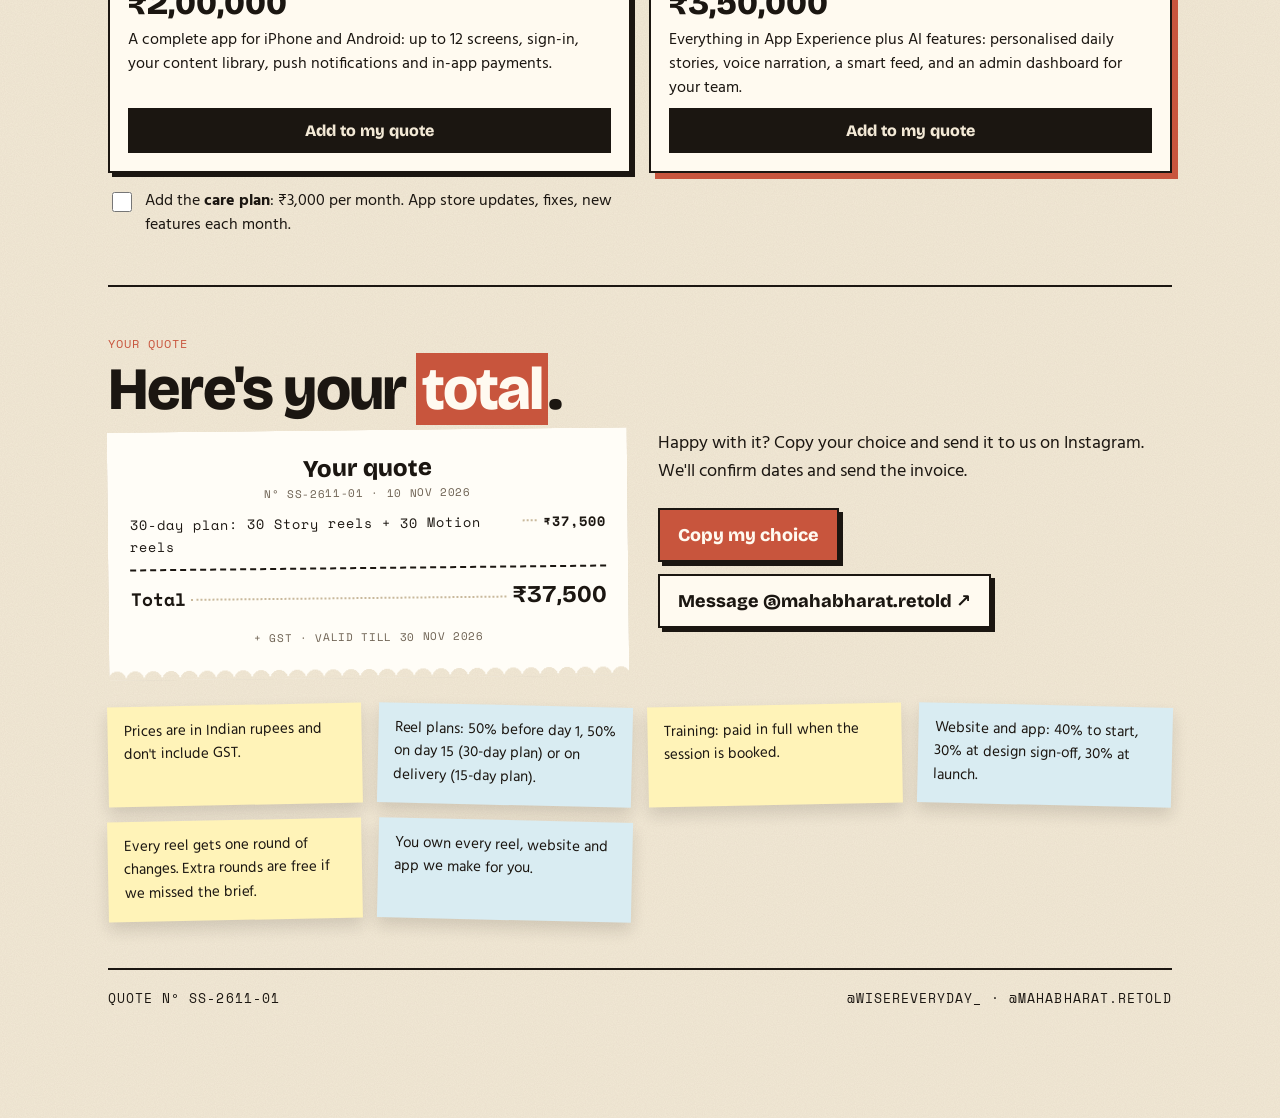
<file: quote/index.html>
<!doctype html>
<html lang="en">
<head>
<meta charset="utf-8">
<meta name="viewport" content="width=device-width,initial-scale=1,viewport-fit=cover">
<meta name="robots" content="noindex,nofollow">
<meta name="description" content="Quotation: reels, daily plans, training, websites and apps.">
<title>Reel &amp; Studio Quote</title>
<style>:root{padding-top:env(safe-area-inset-top,0px);padding-bottom:env(safe-area-inset-bottom,0px)}body{margin:0}img{max-width:100%}[hidden]{display:none!important}</style>

<link rel="preconnect" href="https://fonts.googleapis.com"><link rel="preconnect" href="https://fonts.gstatic.com" crossorigin>
<link href="https://fonts.googleapis.com/css2?family=Bricolage+Grotesque:opsz,wght@12..96,400;12..96,600;12..96,800&family=Hind:wght@400;600&family=Kalam:wght@700&family=Space+Mono:wght@400;700&display=swap" rel="stylesheet">
<style>
/* Layout: the Wiser guide's scrapbook — taped polaroids, shop receipts, a ticket stub and notebook pages on kraft paper. Single light look by choice. */
:root{
  --paper:#f3e9d6;--paper2:#ebdfc6;--card:#fffdf7;--cream:#fffaf0;--ink:#1b1611;--mus:#f2b31a;--ter:#c8553d;--oli:#5f6d32;--sky:#8fb9cc;--muted:#6d6152;--rule:#c9b99c;--note:#fff3b8;--note2:#d9ecf2;--onink:#f3e9d6;
  --display:"Bricolage Grotesque",ui-sans-serif,system-ui,sans-serif;--body:Hind,ui-sans-serif,system-ui,sans-serif;--hand:Kalam,"Comic Sans MS",cursive;--mono:"Space Mono",ui-monospace,Menlo,monospace;
  color-scheme:light;
}
*{box-sizing:border-box}
html{background:var(--paper)}
body{color:var(--ink);font:17px/1.55 var(--body);background:var(--paper);overflow-x:hidden;
  background-image:url("data:image/svg+xml,%3Csvg xmlns='http://www.w3.org/2000/svg' width='160' height='160'%3E%3Cfilter id='n'%3E%3CfeTurbulence type='fractalNoise' baseFrequency='.9' numOctaves='2' stitchTiles='stitch'/%3E%3CfeColorMatrix values='0 0 0 0 .1 0 0 0 0 .08 0 0 0 0 .05 0 0 0 .07 0'/%3E%3C/filter%3E%3Crect width='160' height='160' filter='url(%23n)'/%3E%3C/svg%3E")}
a{color:inherit}
button{font:inherit;color:inherit}
:focus-visible{outline:3px solid var(--ter);outline-offset:3px}
.wrap{max-width:1100px;margin:0 auto;padding-left:max(18px,env(safe-area-inset-left,0px));padding-right:max(18px,env(safe-area-inset-right,0px))}
.mono{font-family:var(--mono);letter-spacing:.08em;text-transform:uppercase}
.hand{font-family:var(--hand)}
.mast{border-bottom:2px solid var(--ink);display:flex;flex-wrap:wrap;justify-content:space-between;gap:6px 12px;padding-block:14px 10px;font-size:12px}
.mast b{background:var(--ink);color:var(--onink);padding:2px 7px}

/* hero */
.hero{display:grid;gap:26px;padding-block:34px 18px}
.hero h1{font-family:var(--display);font-weight:800;letter-spacing:-.035em;line-height:.95;font-size:clamp(46px,11vw,104px);margin:0}
.strip{display:inline-block;background:var(--cream);padding:0 .12em;box-shadow:2px 3px 0 rgba(27,22,17,.15);margin:.04em 0}
.strip.y{background:var(--mus)}.strip.r{background:var(--ter);color:var(--cream)}.strip.s{background:var(--sky)}
.r1{transform:rotate(-1.5deg)}.r2{transform:rotate(1deg)}.r3{transform:rotate(-.6deg)}
.ring{position:relative;display:inline-block}
.ring svg{position:absolute;left:-7%;top:-16%;width:114%;height:132%;pointer-events:none}
.lead{font-size:20px;max-width:560px;margin:18px 0 0;text-wrap:pretty}
.scrawl{font:700 22px var(--hand);color:var(--ter);transform:rotate(-2deg);margin-top:10px}
.cta{display:inline-flex;align-items:center;gap:12px;margin-top:20px;background:var(--ink);color:var(--onink);text-decoration:none;font:800 19px var(--display);padding:15px 22px;box-shadow:5px 5px 0 var(--mus);transition:transform .15s,box-shadow .15s}
.cta:hover{transform:translate(-2px,-2px);box-shadow:7px 7px 0 var(--mus)}
.meta{margin-top:18px;font:12px/1.7 var(--mono);color:var(--muted)}
.collage{position:relative;display:grid;grid-template-columns:repeat(2,1fr);gap:16px 14px;padding:18px 6px 26px}
.pol{position:relative;background:var(--card);padding:6px 6px 8px;box-shadow:0 10px 22px rgba(27,22,17,.22),0 1px 2px rgba(0,0,0,.2)}
.pol::before{content:"";position:absolute;z-index:2;top:-9px;left:50%;width:46%;height:17px;transform:translateX(-50%) rotate(-3deg);background:rgba(242,179,26,.78)}
.pol:nth-child(even)::before{background:rgba(143,185,204,.8)}
.pol video{display:block;width:100%;aspect-ratio:9/16;object-fit:cover;background:var(--ink)}
.pol figcaption{font:700 16px/1.2 var(--hand);padding:6px 2px 0;text-align:center}
.collage .pol:nth-child(1){transform:rotate(-3deg)}.collage .pol:nth-child(2){transform:rotate(2.5deg) translateY(14px)}
.collage .pol:nth-child(3){transform:rotate(1.5deg)}.collage .pol:nth-child(4){transform:rotate(-2deg) translateY(12px)}
.sticker{position:absolute;z-index:3;font:800 18px/1 var(--display);background:var(--ter);color:var(--cream);border-radius:50%;width:92px;height:92px;display:flex;flex-direction:column;align-items:center;justify-content:center;text-align:center;transform:rotate(12deg);box-shadow:0 6px 14px rgba(0,0,0,.25);border:3px dashed rgba(255,255,255,.25);right:-4px;top:-14px}
.sticker small{display:block;font:700 9.5px var(--mono);letter-spacing:.06em;margin-top:3px}

/* sections */
.sec{padding-block:48px;border-top:2px solid var(--ink)}
.sec h2{font:800 clamp(34px,7vw,60px)/.95 var(--display);letter-spacing:-.03em;margin:0 0 12px;text-wrap:balance}
.sec h2 em{font-style:normal;background:var(--mus);padding:0 .1em}
.sec h2 em.r{background:var(--ter);color:var(--cream)}
.kick{font-size:12px;color:var(--ter);margin-bottom:8px}
.sub{max-width:620px;margin:0 0 26px;font-size:18px;text-wrap:pretty}

/* format rows: polaroid + receipt */
.fmt{display:grid;gap:26px;padding-block:22px 34px;border-bottom:2px dashed var(--rule)}
.fmt:last-of-type{border-bottom:0}
.fmt .left{max-width:300px;width:100%;justify-self:center}
.fmt .pol{transform:rotate(-2deg)}
.fmt:nth-of-type(even) .pol{transform:rotate(2deg)}
.sound{display:flex;align-items:center;justify-content:center;gap:8px;width:100%;margin-top:16px;background:var(--cream);border:2px solid var(--ink);padding:10px 12px;font:700 13px var(--mono);letter-spacing:.06em;text-transform:uppercase;cursor:pointer;box-shadow:3px 3px 0 var(--ink)}
.sound[aria-pressed="true"]{background:var(--mus)}
.fmt .num{font:800 15px var(--mono);color:var(--ter)}
.fmt h3{font:800 clamp(28px,5vw,42px)/1 var(--display);letter-spacing:-.025em;margin:4px 0 10px}
.fmt .what{max-width:560px;margin:0 0 16px}
.receipt{background:var(--card);max-width:470px;padding:24px 22px 32px;font:13.5px/1.65 var(--mono);box-shadow:0 14px 30px rgba(27,22,17,.18);transform:rotate(.8deg);
  -webkit-mask:radial-gradient(9px at 50% 100%,#0000 98%,#000) 50% 100%/18px 100% repeat-x;mask:radial-gradient(9px at 50% 100%,#0000 98%,#000) 50% 100%/18px 100% repeat-x}
.receipt .c{text-align:center;color:var(--muted);font-size:11px;margin-bottom:10px;text-transform:uppercase;letter-spacing:.06em}
.row{display:flex;gap:6px;align-items:baseline}
.row span:first-child{min-width:0}
.row i{flex:1;border-bottom:2px dotted var(--rule);transform:translateY(-5px);min-width:14px}
.row b{white-space:nowrap;font-variant-numeric:tabular-nums}
.inc{margin:10px 0;padding:10px 0;border-block:2px dashed var(--ink)}
.inc div{padding-left:16px;text-indent:-16px}
.inc div::before{content:"+ ";font-weight:700}
.row.big{font-weight:700;font-size:18px;margin-top:4px}
.row.big b{font-family:var(--display);font-size:24px}
.proofnote{font:700 18px/1.3 var(--hand);color:var(--oli);margin-top:16px;max-width:430px;transform:rotate(-1deg)}

/* plan builder */
.ticket{display:grid;grid-template-columns:minmax(0,1fr);background:var(--ink);color:var(--onink);position:relative;box-shadow:6px 6px 0 var(--mus);max-width:900px}
.ticket .l{padding:22px 22px 18px;min-width:0}
.ticket .r{border-top:3px dashed rgba(243,233,214,.45);padding:20px 22px;display:flex;flex-direction:column;gap:4px;justify-content:center}
.ticket h3{font:800 24px/1.05 var(--display);margin:0 0 12px}
.lbl{display:block;font:700 11px var(--mono);letter-spacing:.1em;text-transform:uppercase;opacity:.75;margin:14px 0 8px}
.chips{display:flex;flex-wrap:wrap;gap:8px}
.chip{background:transparent;border:2px solid rgba(243,233,214,.55);color:var(--onink);padding:8px 13px;font:600 15px var(--body);cursor:pointer;line-height:1.2}
.chip[aria-pressed="true"]{background:var(--mus);border-color:var(--mus);color:var(--ink)}
.chip:disabled{opacity:.3;cursor:not-allowed;text-decoration:line-through}
.chip small{display:block;font:11px var(--mono);opacity:.8}
.tot{font:800 clamp(40px,8vw,58px)/1 var(--display);color:var(--mus);font-variant-numeric:tabular-nums}
.tot-sub{font:12.5px/1.6 var(--mono);opacity:.85}
.stamp{display:inline-block;align-self:flex-start;margin-top:10px;border:3px solid var(--ter);color:#ff8d73;font:700 13px var(--mono);letter-spacing:.08em;text-transform:uppercase;padding:4px 10px;transform:rotate(-4deg)}
.lines{font:13px/1.7 var(--mono);opacity:.9;margin-top:8px}
.addline{display:flex;align-items:center;gap:10px;margin-top:14px;font:600 15px var(--body);cursor:pointer}
.addline input{width:20px;height:20px;accent-color:var(--mus)}
.ticket::before,.ticket::after{content:"";position:absolute;width:26px;height:26px;border-radius:50%;background:var(--paper)}
.ticket::before{left:-13px}.ticket::after{right:-13px}
.planrow{display:grid;gap:26px;margin-top:8px}
.sticky{background:var(--note);padding:18px 18px 20px;box-shadow:0 8px 16px rgba(27,22,17,.15);transform:rotate(-1.2deg);max-width:420px}
.sticky b{display:block;font:700 20px var(--hand);margin-bottom:6px}
.sticky ul{margin:0;padding-left:18px;font-size:15.5px}
.sticky.blue{background:var(--note2);transform:rotate(1.2deg)}

/* chart: price list on graph paper */
.graph{margin-top:34px;background:var(--card);padding:20px 18px;box-shadow:0 12px 26px rgba(27,22,17,.16);
  background-image:linear-gradient(rgba(143,185,204,.28) 1px,transparent 1px),linear-gradient(90deg,rgba(143,185,204,.28) 1px,transparent 1px);background-size:22px 22px}
.graph h3{font:700 24px var(--hand);color:var(--ter);margin:0 0 4px}
.graph p{margin:0 0 12px;font-size:14.5px;color:var(--muted)}
.scroll{overflow-x:auto}
table{border-collapse:collapse;width:100%;min-width:560px;font:14px/1.4 var(--mono);font-variant-numeric:tabular-nums}
th,td{padding:10px 10px;text-align:right;border-bottom:2px solid var(--ink)}
th:first-child,td:first-child{text-align:left}
thead th{font:700 11px var(--mono);letter-spacing:.08em;text-transform:uppercase;border-bottom:3px solid var(--ink);vertical-align:bottom}
td b{font-family:var(--display);font-size:17px}
td small{display:block;color:var(--muted);font-size:11px}
.bar{display:block;height:7px;background:var(--mus);margin-top:5px;margin-left:auto}

/* training notebook */
.two{display:grid;gap:30px}
.note-page{background:var(--card);padding:26px 20px 24px 62px;position:relative;box-shadow:0 14px 30px rgba(27,22,17,.16);
  background-image:linear-gradient(90deg,transparent 44px,#e9a092 44px,#e9a092 46px,transparent 46px),repeating-linear-gradient(var(--card) 0 33px,#cfe0ea 33px 34px)}
.note-page h3{font:700 26px var(--hand);margin:0 0 4px;color:var(--ter);line-height:34px}
.mods{list-style:none;margin:0;padding:0}
.mods li{line-height:34px;font-size:16px}
.mods li b{font-weight:600}
.mods li span{display:block;line-height:34px;color:var(--muted);font-size:15px}
.mods li .n{position:absolute;left:14px;font:700 16px var(--hand);color:var(--ter);display:inline}
.tiers{display:grid;gap:18px;grid-template-columns:repeat(auto-fit,minmax(min(100%,250px),1fr));margin-top:30px}
.card{border:2px solid var(--ink);background:var(--cream);padding:18px;box-shadow:4px 4px 0 var(--ink);display:flex;flex-direction:column;gap:8px;position:relative}
.card.best{box-shadow:6px 6px 0 var(--ter)}
.card h4{font:800 24px/1.05 var(--display);margin:0}
.card .unit{font:12px/1.5 var(--mono);color:var(--muted)}
.card .price{font:800 34px/1 var(--display);font-variant-numeric:tabular-nums}
.card .price small{font:12px var(--mono);color:var(--muted);font-weight:400}
.card p{margin:0;font-size:15.5px}
.card ul{margin:0;padding-left:18px;font-size:14.5px}
.card .tag{position:absolute;top:-13px;right:12px;background:var(--ter);color:var(--cream);font:700 11px var(--mono);letter-spacing:.08em;text-transform:uppercase;padding:4px 9px;transform:rotate(3deg)}
.add{margin-top:auto;background:var(--ink);color:var(--onink);border:2px solid var(--ink);padding:11px 12px;font:800 16px var(--display);cursor:pointer}
.add[aria-pressed="true"]{background:var(--mus);color:var(--ink)}
.add[aria-pressed="true"]::before{content:"✓ "}

/* web + app blueprints */
.blue-pr{background:#2c4a63;color:#e8f0f4;padding:22px 20px;position:relative;box-shadow:0 14px 30px rgba(27,22,17,.2);
  background-image:linear-gradient(rgba(232,240,244,.12) 1px,transparent 1px),linear-gradient(90deg,rgba(232,240,244,.12) 1px,transparent 1px);background-size:24px 24px}
.blue-pr h3{font:700 26px/1.2 var(--hand);margin:0 0 10px;color:#ffe08a}
.checks{list-style:none;margin:0;padding:0;display:grid;gap:8px}
.checks li{padding-left:30px;position:relative;font-size:16px}
.checks li::before{content:"";position:absolute;left:2px;top:4px;width:16px;height:16px;border:2px solid #e8f0f4}
.checks li::after{content:"✓";position:absolute;left:4px;top:-6px;font:700 22px var(--hand);color:#ffe08a}
.big-claim{font:800 clamp(30px,6vw,52px)/1 var(--display);letter-spacing:-.03em;margin:0 0 14px}
.big-claim s{text-decoration-color:var(--ter);text-decoration-thickness:5px;opacity:.55}
.phone{width:170px;aspect-ratio:9/18.5;border:3px solid #e8f0f4;border-radius:26px;padding:10px 7px;margin:18px auto 0;position:relative}
.phone::before{content:"";position:absolute;top:6px;left:50%;width:40px;height:5px;border-radius:4px;background:#e8f0f4;transform:translateX(-50%)}
.phone img{width:100%;height:100%;object-fit:cover;border-radius:16px;display:block;opacity:.92}
.careline{display:flex;gap:10px;align-items:flex-start;margin-top:16px;font-size:15.5px;cursor:pointer;max-width:560px}
.careline input{width:20px;height:20px;margin-top:3px;accent-color:var(--ter);flex:none}

/* final receipt */
.final{display:grid;gap:30px;align-items:start}
.receipt.total{max-width:520px;transform:rotate(-.6deg)}
.receipt.total h3{font:800 24px var(--display);text-align:center;margin:0 0 2px}
.receipt .empty{color:var(--muted);text-align:center;padding:12px 0}
.actions{display:flex;flex-wrap:wrap;gap:12px;margin-top:22px}
.btn{display:inline-flex;align-items:center;gap:8px;background:var(--ter);color:var(--cream);border:2px solid var(--ink);padding:14px 18px;font:800 18px var(--display);cursor:pointer;box-shadow:4px 4px 0 var(--ink);text-decoration:none}
.btn.alt{background:var(--cream);color:var(--ink)}
.copied{font:700 18px var(--hand);color:var(--oli);min-height:26px;margin-top:10px}
textarea{width:100%;min-height:150px;margin-top:10px;font:13px/1.5 var(--mono);padding:10px;border:2px solid var(--ink);background:var(--card);color:var(--ink)}
.terms{display:grid;gap:16px;grid-template-columns:repeat(auto-fit,minmax(min(100%,230px),1fr));margin-top:26px}
.terms div{background:var(--note);padding:14px 16px 16px;box-shadow:0 8px 16px rgba(27,22,17,.14);font-size:15px}
.terms div:nth-child(2n){background:var(--note2);transform:rotate(1.3deg)}.terms div:nth-child(2n+1){transform:rotate(-1.1deg)}
footer{border-top:2px solid var(--ink);padding-block:18px 110px;font-size:13px;display:flex;flex-wrap:wrap;gap:10px;justify-content:space-between}

/* running total bar */
.bar-fixed{position:fixed;left:0;right:0;bottom:0;z-index:30;background:var(--ink);color:var(--onink);padding:10px max(16px,env(safe-area-inset-right,0px)) calc(10px + env(safe-area-inset-bottom,0px)) max(16px,env(safe-area-inset-left,0px));display:flex;align-items:center;justify-content:space-between;gap:12px;border-top:3px solid var(--mus)}
.bar-fixed .t{font:800 22px var(--display);color:var(--mus);font-variant-numeric:tabular-nums}
.bar-fixed .k{font:11px var(--mono);letter-spacing:.08em;text-transform:uppercase;opacity:.75}
.bar-fixed a{background:var(--mus);color:var(--ink);text-decoration:none;font:800 15px var(--display);padding:9px 14px;white-space:nowrap}

@media (min-width:860px){
  .hero{grid-template-columns:1.1fr .9fr;align-items:center;padding-top:48px}
  .fmt{grid-template-columns:280px minmax(0,1fr);gap:46px;align-items:start}
  .fmt:nth-of-type(even){grid-template-columns:minmax(0,1fr) 280px}
  .fmt:nth-of-type(even) .left{order:2}
  .ticket{grid-template-columns:minmax(0,1fr) 290px}
  .ticket .r{border-top:0;border-left:3px dashed rgba(243,233,214,.45)}
  .ticket::before,.ticket::after{left:auto;right:277px}
  .ticket::before{top:-13px}.ticket::after{top:auto;bottom:-13px}
  .planrow{grid-template-columns:1fr 1fr}
  .two{grid-template-columns:minmax(0,1fr) minmax(0,1fr);align-items:start}
  .final{grid-template-columns:minmax(0,520px) minmax(0,1fr)}
}
@media (max-width:859px){.ticket::before,.ticket::after{top:auto;bottom:calc(var(--rh,170px) - 13px)}}
@media (max-width:520px){body{font-size:16px}.lead{font-size:18px}.note-page{padding-left:56px}.sticker{width:78px;height:78px;font-size:15px}}
@media (prefers-reduced-motion:reduce){*{transition:none!important}}
</style>

</head>
<body>
<div class="wrap">
  <div class="mast mono"><span><b>Nº SS-2611-01</b>&nbsp; Quotation</span><span id="mastDate">10 Nov 2026 · valid till 30 Nov 2026</span></div>

  <section class="hero">
    <div>
      <h1>
        <span class="strip r1">Reels.</span> <span class="strip y r2">Training.</span><br>
        <span class="strip r3">Websites.</span> <span class="strip s r1">Apps.</span><br>
        <span class="ring">one quote.<svg viewBox="0 0 200 60" preserveAspectRatio="none" aria-hidden="true"><path d="M10 34 C 18 6, 182 2, 192 26 C 200 48, 40 60, 12 44 C 2 38, 8 22, 30 14" fill="none" stroke="#c8553d" stroke-width="3.2" stroke-linecap="round"/></svg></span>
      </h1>
      <p class="lead">Everything we can make for you, with prices. Watch the four reel styles, pick a plan of <b>2 reels a day</b>, and add training, a website or an app. Your total updates as you go.</p>
      <div class="scrawl">from the team behind @wisereveryday_ and @mahabharat.retold ✍️</div>
      <a class="cta" href="#reels">See the reels ↓</a>
      <div class="meta">Prices in ₹, before GST</div>
    </div>
    <div class="collage" aria-label="The four reel styles">
      <div class="sticker">4 styles<small>tap to watch</small></div>
      <figure class="pol"><video data-loop="story" muted loop playsinline autoplay preload="metadata" poster="media/story-poster.jpg" src="media/story-loop.mp4"></video><figcaption>story reel</figcaption></figure>
      <figure class="pol"><video data-loop="myth" muted loop playsinline autoplay preload="metadata" poster="media/myth-poster.jpg" src="media/myth-loop.mp4"></video><figcaption>mythology motion</figcaption></figure>
      <figure class="pol"><video data-loop="paper" muted loop playsinline autoplay preload="metadata" poster="media/paper-poster.jpg" src="media/paper-loop.mp4"></video><figcaption>paper diorama</figcaption></figure>
      <figure class="pol"><video data-loop="sci" muted loop playsinline autoplay preload="metadata" poster="media/sci-poster.jpg" src="media/sci-loop.mp4"></video><figcaption>3D science</figcaption></figure>
    </div>
  </section>

  <section class="sec" id="reels">
    <div class="kick mono">Part 1 · Reels</div>
    <h2>Four styles. <em>Pick one</em>, or mix.</h2>
    <p class="sub">Each reel is written, voiced, animated and finished by us, ready to post. Tap a reel to watch it with sound.</p>
    <div id="formats"></div>
  </section>

  <section class="sec" id="plans">
    <div class="kick mono">Part 2 · Plans</div>
    <h2>2 reels a day, <em>every day</em>.</h2>
    <p class="sub">The longer the plan, the less each reel costs. Choose a morning and an evening style; they can be the same.</p>
    <div class="ticket" id="ticket">
      <div class="l">
        <h3>Build your plan</h3>
        <span class="lbl" id="planLbl">Plan length</span>
        <div class="chips" id="planChips" role="group" aria-labelledby="planLbl"></div>
        <span class="lbl" id="aLbl">Morning reel (7 AM)</span>
        <div class="chips" id="aChips" role="group" aria-labelledby="aLbl"></div>
        <div id="bWrap"><span class="lbl" id="bLbl">Evening reel (6 PM)</span>
        <div class="chips" id="bChips" role="group" aria-labelledby="bLbl"></div></div>
        <label class="addline"><input type="checkbox" id="reelsOn" checked> Include reels in my quote</label>
      </div>
      <div class="r" id="stub">
        <span class="lbl" style="margin-top:0">Plan total</span>
        <div class="tot" id="tot">₹0</div>
        <div class="tot-sub" id="totSub"></div>
        <div class="lines" id="totLines"></div>
        <span class="stamp" id="save" hidden></span>
      </div>
    </div>
    <div class="planrow" style="margin-top:34px">
      <div class="sticky"><b>Every plan includes</b><ul id="planInc"></ul></div>
      <div class="sticky blue"><b>One rule</b><span id="planRule"></span></div>
    </div>
    <div class="graph">
      <h3>Every plan at a glance</h3>
      <p>Same style in both daily slots. The bar shows the price of one reel in each plan.</p>
      <div class="scroll"><table id="chart"></table></div>
    </div>
  </section>

  <section class="sec" id="training">
    <div class="kick mono">Part 3 · Training</div>
    <h2>15 days to <em>autopilot</em>.</h2>
    <p class="sub" id="trLead"></p>
    <div class="two">
      <div class="note-page"><h3>Your 15 days</h3><ol class="mods" id="mods"></ol></div>
      <div class="sticky blue" style="max-width:none"><b>How the sessions run</b>
        <ul>
          <li>Live on Zoom or in person, on your own laptop</li>
          <li>One session a day for 15 days; you leave each one with something working</li>
          <li>Recordings and all prompts are yours to keep</li>
          <li>Works on Mac or Windows; a phone-only workflow is covered too</li>
        </ul>
      </div>
    </div>
    <div class="tiers" id="trTiers"></div>
  </section>

  <section class="sec" id="web">
    <div class="kick mono">Part 4 · Website</div>
    <p class="big-claim">We don't build <s>websites</s>.<br>We build <span class="strip y">experiences</span>.</p>
    <div class="two">
      <p class="sub" id="webLead" style="margin:0"></p>
      <div class="blue-pr"><h3>Your site will have</h3><ul class="checks" id="webPromises"></ul></div>
    </div>
    <div class="tiers" id="webTiers"></div>
    <label class="careline"><input type="checkbox" id="webCare"> <span id="webCareTxt"></span></label>
  </section>

  <section class="sec" id="app">
    <div class="kick mono">Part 5 · App</div>
    <p class="big-claim">An app people <span class="strip r">open daily</span>.</p>
    <div class="two">
      <div><p class="sub" id="appLead" style="margin:0"></p></div>
      <div class="blue-pr"><h3>Built in</h3><ul class="checks" id="appPromises"></ul><div class="phone"><img src="media/paper-poster.jpg" alt="App screen sketch"></div></div>
    </div>
    <div class="tiers" id="appTiers"></div>
    <label class="careline"><input type="checkbox" id="appCare"> <span id="appCareTxt"></span></label>
  </section>

  <section class="sec" id="total">
    <div class="kick mono">Your quote</div>
    <h2>Here's your <em class="r">total</em>.</h2>
    <div class="final">
      <div class="receipt total" id="bill"></div>
      <div>
        <p class="sub" style="margin-bottom:0">Happy with it? Copy your choice and send it to us on Instagram. We'll confirm dates and send the invoice.</p>
        <div class="actions">
          <button class="btn" id="copyBtn" type="button">Copy my choice</button>
          <a class="btn alt" id="igLink" href="https://www.instagram.com/mahabharat.retold/" target="_blank" rel="noopener">Message @mahabharat.retold ↗</a>
        </div>
        <div class="copied" id="copied" aria-live="polite"></div>
        <textarea id="copyBox" hidden aria-label="Your choice as text" readonly></textarea>
      </div>
    </div>
    <div class="terms" id="terms"></div>
  </section>

  <footer><span class="mono">Quote Nº SS-2611-01</span><span class="mono">@wisereveryday_ · @mahabharat.retold</span></footer>
</div>

<div class="bar-fixed" role="status"><div><div class="k">Your quote</div><div class="t" id="barTot">₹0</div></div><a href="#total">See total ↓</a></div>

<script src="data.js"></script>
<script>
(function () {
  var Q = window.QUOTE, S = Q.state, inr = Q.inr, $ = function (id) { return document.getElementById(id); };
  function esc(s) { return String(s).replace(/[&<>"]/g, function (c) { return { "&": "&amp;", "<": "&lt;", ">": "&gt;", '"': "&quot;" }[c]; }); }

  $("mastDate").textContent = Q.date + " · valid till " + Q.valid;

  // formats
  $("formats").innerHTML = Q.formats.map(function (f, i) {
    return '<article class="fmt">' +
      '<div class="left"><figure class="pol"><video data-reel="' + f.key + '" muted loop playsinline autoplay preload="metadata" poster="media/' + f.key + '-poster.jpg" src="media/' + f.key + '-loop.mp4"></video>' +
      '<figcaption>' + esc(f.example) + '</figcaption></figure>' +
      '<button class="sound" type="button" data-sound="' + f.key + '" aria-pressed="false">▶ Watch with sound</button></div>' +
      '<div><div class="num">Style ' + (i + 1) + ' of ' + Q.formats.length + '</div><h3>' + esc(f.name) + '</h3><p class="what">' + esc(f.what) + '</p>' +
      '<div class="receipt"><div class="c">Example: ' + esc(f.exampleTitle) + '</div>' +
      row("Length", f.length) + row("Frame rate", f.fps) + row("Language", f.lang) + row("Ready in", f.turnaround) +
      '<div class="inc">' + f.includes.map(function (x) { return "<div>" + esc(x) + "</div>"; }).join("") + "</div>" +
      '<div class="row big"><span>1 reel</span><i></i><b>' + inr(f.rate.single) + '</b></div>' +
      row("In a 15-day plan", inr(f.rate.d15) + " / reel") + row("In a 30-day plan", inr(f.rate.d30) + " / reel") +
      "</div><div class=\"proofnote\">↳ " + esc(f.proof) + "</div></div></article>";
  }).join("");
  function row(a, b) { return '<div class="row"><span>' + esc(a) + "</span><i></i><b>" + esc(b) + "</b></div>"; }

  // plan builder
  function chips(el, items, cur, onPick, disabled) {
    el.innerHTML = items.map(function (it) {
      var dis = disabled && disabled(it.key);
      return '<button type="button" class="chip" data-k="' + it.key + '" aria-pressed="' + (it.key === cur) + '"' + (dis ? " disabled" : "") + ">" + esc(it.label) + (it.small ? "<small>" + esc(it.small) + "</small>" : "") + "</button>";
    }).join("");
    el.querySelectorAll(".chip").forEach(function (b) { b.onclick = function () { onPick(b.getAttribute("data-k")); }; });
  }
  function renderPlan() {
    Q.fixSlots();
    chips($("planChips"), Q.plans.map(function (p) { return { key: p.key, label: p.name, small: p.key === "single" ? "full price" : p.off }; }), S.plan, function (k) { S.plan = k; renderAll(); });
    var fm = Q.formats.map(function (f) { return { key: f.key, label: f.short, small: inr(f.rate[S.plan]) + "/reel" }; });
    $("aLbl").textContent = S.plan === "single" ? "Style" : "Morning reel (7 AM)";
    chips($("aChips"), fm, S.a, function (k) { S.a = k; renderAll(); });
    $("bWrap").hidden = S.plan === "single";
    chips($("bChips"), fm, S.b, function (k) { S.b = k; renderAll(); }, function (k) { return k === "sci" && S.a === "sci"; });
    var r = Q.planTotal(S.plan, S.a, S.b), plan = Q.plans.find(function (p) { return p.key === S.plan; });
    $("tot").textContent = inr(r.total);
    $("totSub").textContent = plan.key === "single" ? "1 reel" : r.reels + " reels · " + plan.days + " days · " + inr(r.total / r.reels) + " a reel on average";
    $("totLines").innerHTML = r.lines.map(function (l) { return esc(l.count + " × " + l.f.short + " @ " + inr(l.rate)); }).join("<br>");
    var sv = $("save"); sv.hidden = !r.save; if (r.save) sv.textContent = "You save " + inr(r.save);
    $("reelsOn").checked = S.reels;
    document.getElementById("ticket").style.setProperty("--rh", $("stub").offsetHeight + "px");
  }
  $("reelsOn").onchange = function () { S.reels = this.checked; renderAll(); };
  $("planInc").innerHTML = Q.planIncludes.map(function (x) { return "<li>" + esc(x) + "</li>"; }).join("");
  $("planRule").textContent = Q.planRule;

  // chart
  (function () {
    var max = Math.max.apply(null, Q.formats.map(function (f) { return f.rate.single; }));
    var head = "<thead><tr><th>Style</th><th>1 reel</th><th>15 days<br>2 a day</th><th>30 days<br>2 a day</th></tr></thead>";
    var body = Q.formats.map(function (f) {
      var per = f.maxPerDay || 2;
      function cell(rate, n, note) {
        return "<td><b>" + inr(rate * n) + "</b><small>" + (n > 1 ? n + " reels × " + inr(rate) : "per reel") + (note || "") + "</small><span class=\"bar\" style=\"width:" + Math.round(rate / max * 100) + '%"></span></td>';
      }
      return "<tr><td>" + esc(f.name) + "</td>" + cell(f.rate.single, 1) + cell(f.rate.d15, 15 * per, per < 2 ? " · 1 a day" : "") + cell(f.rate.d30, 30 * per, per < 2 ? " · 1 a day" : "") + "</tr>";
    }).join("");
    $("chart").innerHTML = head + "<tbody>" + body + "</tbody>";
  })();

  // tier cards
  function tiers(el, group, list, foot) {
    el.innerHTML = list.map(function (t) {
      return '<div class="card' + (t.best ? " best" : "") + '">' + (t.best ? '<span class="tag">Recommended</span>' : "") +
        "<h4>" + esc(t.name) + "</h4><div class=\"unit\">" + esc(t.unit || ("Ready in " + t.time)) + "</div>" +
        '<div class="price">' + inr(t.price) + "</div>" + foot(t) +
        '<button type="button" class="add" data-g="' + group + '" data-k="' + t.key + '">Add to my quote</button></div>';
    }).join("");
    el.querySelectorAll(".add").forEach(function (b) {
      b.onclick = function () { var g = b.getAttribute("data-g"), k = b.getAttribute("data-k"); S[g] = S[g] === k ? null : k; renderAll(); };
    });
  }
  var T = Q.training;
  $("trLead").textContent = T.lead;
  $("mods").innerHTML = T.modules.map(function (m) { return '<li><b>' + esc(m.n) + " · " + esc(m.title) + "</b><span>" + esc(m.body) + "</span></li>"; }).join("");
  tiers($("trTiers"), "training", T.tiers, function (t) {
    return "<p>" + esc(t.for) + "</p><ul>" + t.points.map(function (x) { return "<li>" + esc(x) + "</li>"; }).join("") + (t.extra ? "<li><b>" + esc(t.extra) + "</b></li>" : "") + "</ul>";
  });
  [["web", Q.web], ["app", Q.app]].forEach(function (p) {
    var k = p[0], d = p[1];
    $(k + "Lead").textContent = d.lead;
    $(k + "Promises").innerHTML = d.promises.map(function (x) { return "<li>" + esc(x) + "</li>"; }).join("");
    tiers($(k + "Tiers"), k, d.tiers, function (t) { return "<p>" + esc(t.body) + "</p>"; });
    $(k + "CareTxt").innerHTML = "<span>Add the <b>" + esc(d.care.name.toLowerCase()) + "</b>: " + inr(d.care.price) + " " + esc(d.care.unit) + ". " + esc(d.care.body) + "</span>";
    $(k + "Care").onchange = function () { S[k + "Care"] = this.checked; if (this.checked && !S[k]) S[k] = d.tiers[0].key; renderAll(); };
  });
  $("terms").innerHTML = Q.terms.map(function (t) { return "<div>" + esc(t) + "</div>"; }).join("");

  function renderBill() {
    var b = Q.basket();
    document.querySelectorAll(".add").forEach(function (btn) {
      var on = S[btn.getAttribute("data-g")] === btn.getAttribute("data-k");
      btn.setAttribute("aria-pressed", on); btn.textContent = on ? "Added" : "Add to my quote";
    });
    $("webCare").checked = S.webCare && !!S.web; $("appCare").checked = S.appCare && !!S.app;
    var h = '<h3>Your quote</h3><div class="c">Nº ' + esc(Q.no) + " · " + esc(Q.date) + "</div>";
    if (!b.lines.length) h += '<div class="empty">Nothing added yet. Pick a reel plan or add a service above.</div>';
    else h += b.lines.map(function (l) { return row(l.label, inr(l.amount) + (l.monthly ? "/mo" : "")); }).join("");
    h += '<div class="row big" style="border-top:2px dashed var(--ink);margin-top:10px;padding-top:8px"><span>Total</span><i></i><b>' + inr(b.once) + "</b></div>";
    if (b.monthly) h += row("Then every month", inr(b.monthly));
    h += '<div class="c" style="margin:12px 0 0">+ GST · valid till ' + esc(Q.valid) + "</div>";
    $("bill").innerHTML = h;
    $("barTot").textContent = inr(b.once) + (b.monthly ? " + " + inr(b.monthly) + "/mo" : "");
  }
  function renderAll() { renderPlan(); renderBill(); }
  renderAll();
  window.addEventListener("resize", function () { document.getElementById("ticket").style.setProperty("--rh", $("stub").offsetHeight + "px"); });

  $("copyBtn").onclick = function () {
    Q.copy(Q.basketText(), $("copyBox"), function (ok) { $("copied").textContent = ok ? "Copied. Paste it in our Instagram DMs." : "Select the text below and copy it."; });
  };

  // hero polaroids jump to their reel
  document.querySelectorAll("video[data-loop]").forEach(function (v) {
    v.style.cursor = "pointer";
    v.addEventListener("click", function () { var t = document.querySelector('[data-sound="' + v.getAttribute("data-loop") + '"]'); if (t) { t.scrollIntoView({ behavior: "smooth", block: "center" }); } });
  });
  Q.wireVideos("media/");
  if (window.matchMedia("(prefers-reduced-motion: reduce)").matches) document.querySelectorAll("video[data-loop]").forEach(function (v) { v.removeAttribute("autoplay"); v.pause(); });
})();
</script>

</body>
</html>
</file>
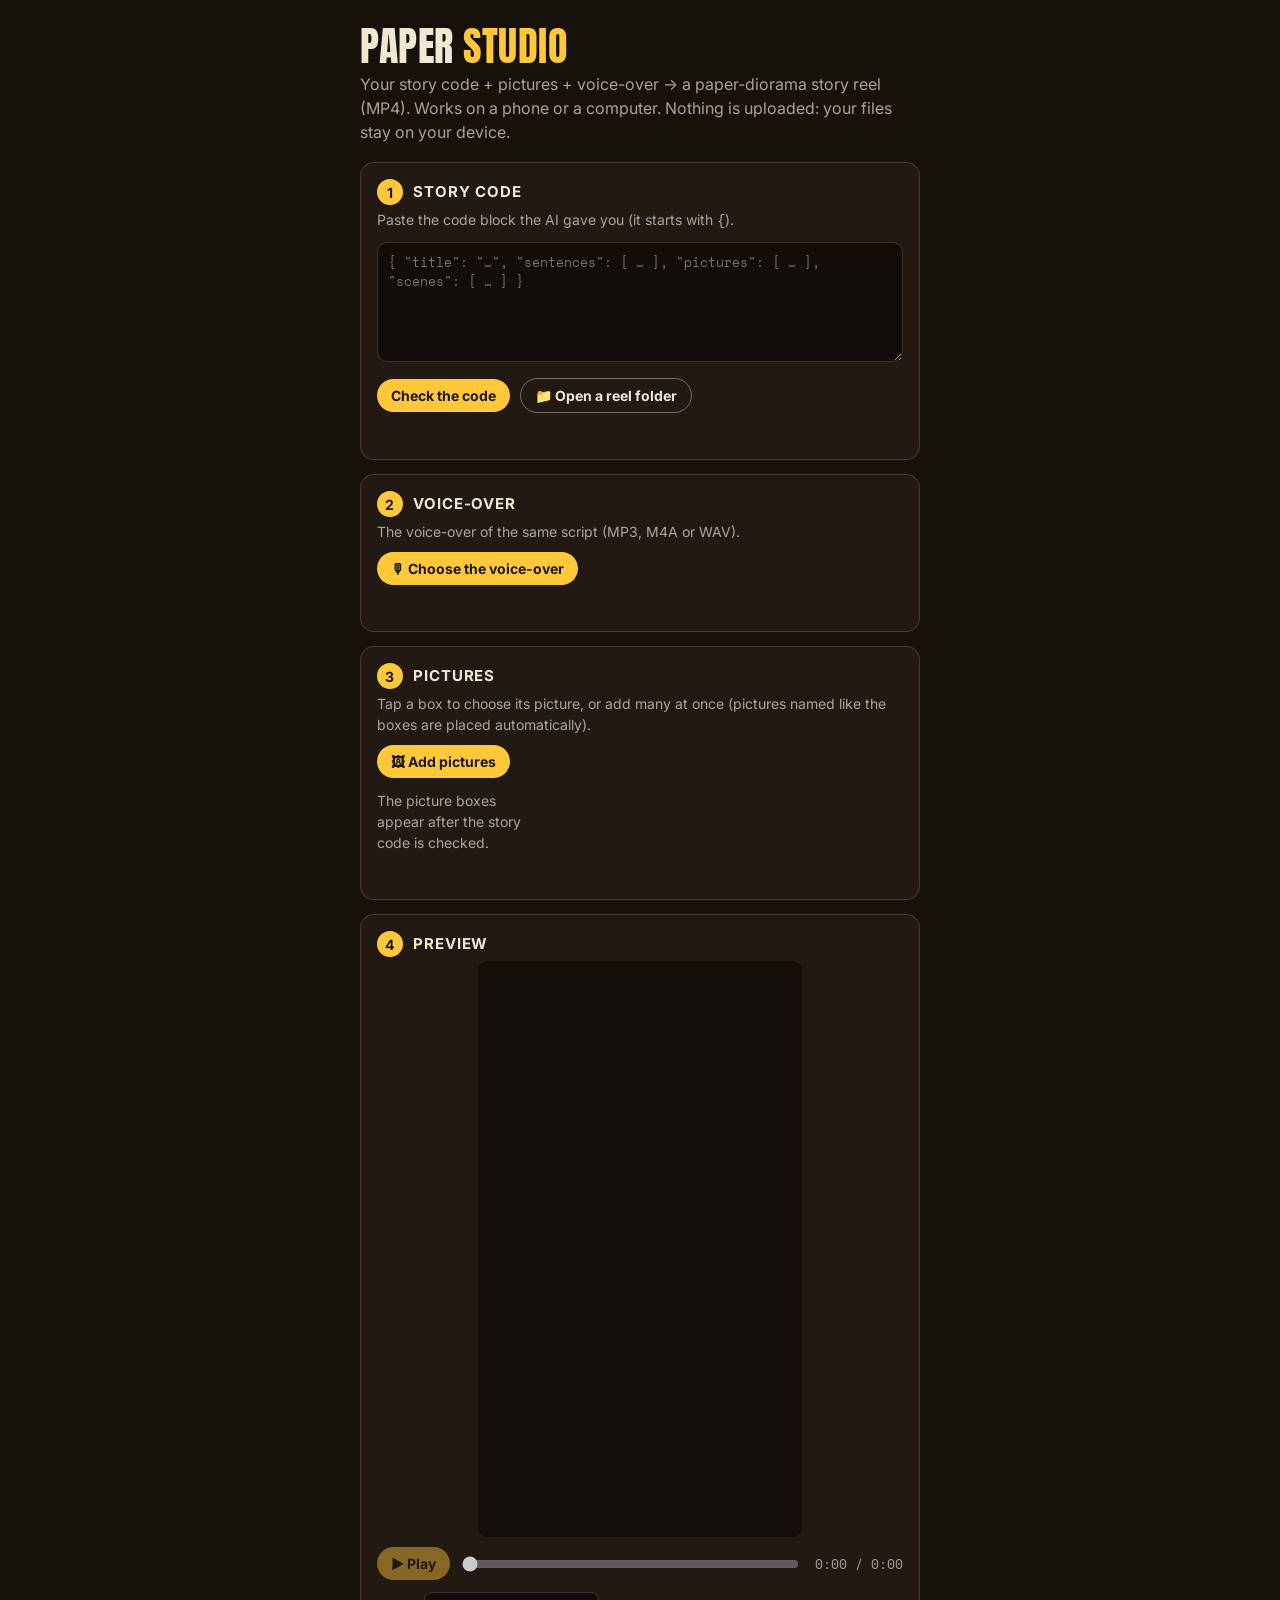
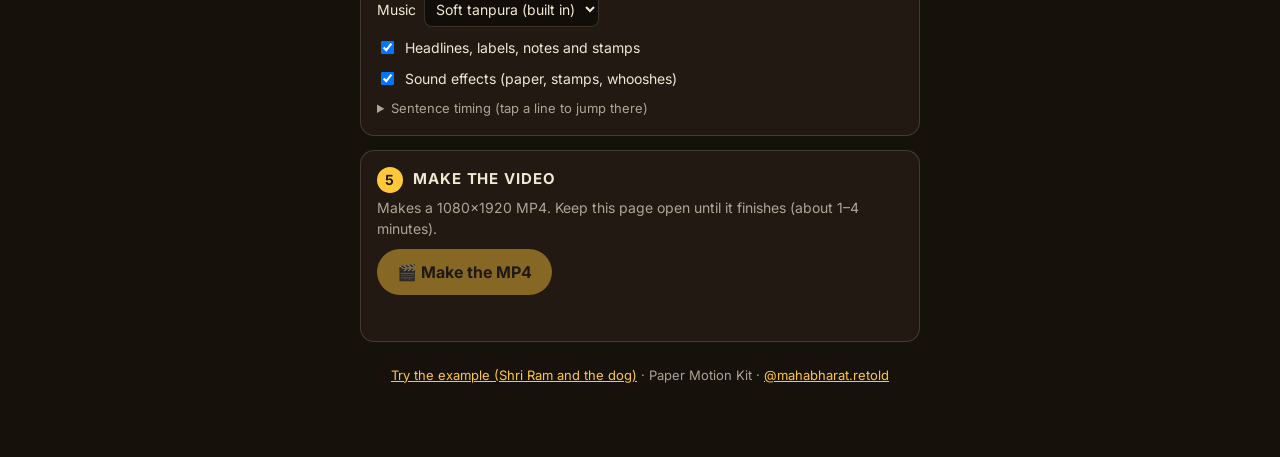
<file: studio/index.html>
<!doctype html>
<html lang="en">
<head>
<meta charset="utf-8">
<meta name="viewport" content="width=device-width,initial-scale=1,viewport-fit=cover">
<meta name="robots" content="noindex">
<title>Paper Studio</title>
<meta name="description" content="Turn a story code, pictures and a voice-over into a paper-diorama story reel (MP4), on your phone or computer.">
<link rel="preconnect" href="https://fonts.googleapis.com"><link rel="preconnect" href="https://fonts.gstatic.com" crossorigin>
<link href="https://fonts.googleapis.com/css2?family=Anton&family=Space+Mono:wght@400;700&family=Inter:wght@400;600;700;800&display=swap" rel="stylesheet">
<script type="importmap">{ "imports": { "mediabunny": "./mediabunny.min.mjs" } }</script>
<style>
:root{--bg:#17110c;--card:#221912;--line:rgba(241,232,212,.16);--cream:#f1e8d4;--ink:#1c1813;--gold:#ffc83a;--red:#ff4a3d;--green:#7fe39a;--muted:rgba(241,232,212,.68)}
*{box-sizing:border-box}
html{-webkit-text-size-adjust:100%}
body{margin:0;background:var(--bg);color:var(--cream);font:16px/1.5 Inter,system-ui,-apple-system,sans-serif;padding:20px 16px 60px}
main{max-width:560px;margin:0 auto}
h1{font-family:Anton,Impact,sans-serif;font-weight:400;letter-spacing:.5px;font-size:40px;line-height:1;margin:6px 0 6px;text-transform:uppercase}
h1 span{color:var(--gold)}
.lead{color:var(--muted);margin:0 0 18px}
.card{background:var(--card);border:1px solid var(--line);border-radius:14px;padding:16px;margin:14px 0}
.card h2{font-size:15px;letter-spacing:.06em;text-transform:uppercase;margin:0 0 4px;display:flex;align-items:center;gap:10px}
.card h2 b{display:inline-flex;align-items:center;justify-content:center;width:26px;height:26px;border-radius:50%;background:var(--gold);color:var(--ink);font-size:14px}
.card p.hint{margin:0 0 10px;color:var(--muted);font-size:14px}
textarea{width:100%;min-height:120px;font:13px/1.45 "Space Mono",ui-monospace,monospace;background:#120d09;color:var(--cream);border:1px solid var(--line);border-radius:10px;padding:10px}
.btn{display:inline-flex;align-items:center;justify-content:center;gap:8px;font:700 16px Inter,sans-serif;border-radius:40px;border:0;padding:13px 20px;cursor:pointer;background:var(--gold);color:var(--ink);text-decoration:none}
.btn.alt{background:transparent;color:var(--cream);border:1.5px solid rgba(241,232,212,.4)}
.btn.small{padding:8px 14px;font-size:14px}
.btn:disabled{opacity:.45;cursor:default}
.row{display:flex;gap:10px;flex-wrap:wrap;align-items:center}
.status{font-size:14px;margin-top:10px;min-height:20px}
.ok{color:var(--green)}.bad{color:#ffb4a8}.warn{color:var(--gold)}
input[type=file]{display:none}
[hidden]{display:none!important}
.slots{display:grid;grid-template-columns:repeat(auto-fill,minmax(150px,1fr));gap:10px;margin-top:12px}
.slot{border:1px dashed rgba(241,232,212,.35);border-radius:10px;padding:8px;cursor:pointer;background:#120d09;min-height:120px;display:flex;flex-direction:column;gap:6px}
.slot.has{border-style:solid;border-color:rgba(127,227,154,.55)}
.slot .th{height:96px;border-radius:6px;background:#2b2018 center/contain no-repeat}
.slot .th.set{background-size:cover}
.slot .nm{font:700 12px "Space Mono",monospace;letter-spacing:.04em;word-break:break-word}
.slot .wh{font-size:12px;color:var(--muted);line-height:1.3}
.stage{position:relative;margin:4px auto 10px;width:min(100%,calc(64vh * 9 / 16));aspect-ratio:9/16;background:#000;border-radius:10px;overflow:hidden}
.stage canvas{width:100%;height:100%;display:block}
.controls{display:flex;gap:10px;align-items:center}
input[type=range]{flex:1;accent-color:var(--gold)}
.time{font:13px "Space Mono",monospace;min-width:92px;text-align:right;color:var(--muted)}
.opts{display:grid;gap:10px;margin-top:12px;font-size:14px}
.opts label{display:flex;gap:8px;align-items:center}
select{font:inherit;font-size:14px;background:#120d09;color:var(--cream);border:1px solid var(--line);border-radius:8px;padding:7px}
.bar{height:10px;border-radius:6px;background:#120d09;border:1px solid var(--line);overflow:hidden;margin-top:12px}
.bar i{display:block;height:100%;width:0;background:linear-gradient(90deg,#e7a93a,var(--gold))}
details{margin-top:10px;font-size:13px}
summary{cursor:pointer;color:var(--muted)}
ol.sents{padding-left:22px;margin:8px 0;max-height:260px;overflow:auto}
ol.sents li{margin:3px 0;cursor:pointer}
ol.sents li span{font:12px "Space Mono",monospace;color:var(--gold);margin-right:6px}
.foot{font-size:13px;color:var(--muted);text-align:center;margin-top:24px}
.foot a{color:var(--gold)}
video{width:100%;border-radius:10px;margin-top:12px;background:#000}
</style>
</head>
<body>
<main>
  <h1>Paper <span>Studio</span></h1>
  <p class="lead">Your story code + pictures + voice-over → a paper-diorama story reel (MP4). Works on a phone or a computer. Nothing is uploaded: your files stay on your device.</p>

  <div class="card">
    <h2><b>1</b>Story code</h2>
    <p class="hint">Paste the code block the AI gave you (it starts with <code>{</code>).</p>
    <textarea id="code" spellcheck="false" placeholder='{ "title": "…", "sentences": [ … ], "pictures": [ … ], "scenes": [ … ] }'></textarea>
    <div class="row" style="margin-top:10px"><button class="btn small" id="check">Check the code</button>
      <label class="btn small alt" id="folderBtn" title="Computer: choose the reel folder (story.json, voice, pictures)">📁 Open a reel folder<input type="file" id="folder" webkitdirectory multiple></label></div>
    <div class="status" id="codeStatus"></div>
  </div>

  <div class="card">
    <h2><b>2</b>Voice-over</h2>
    <p class="hint">The voice-over of the same script (MP3, M4A or WAV).</p>
    <label class="btn small" for="voice">🎙 Choose the voice-over</label><input type="file" id="voice" accept="audio/*,.mp3,.m4a,.wav,.aac,.ogg">
    <div class="status" id="voiceStatus"></div>
  </div>

  <div class="card">
    <h2><b>3</b>Pictures</h2>
    <p class="hint">Tap a box to choose its picture, or add many at once (pictures named like the boxes are placed automatically).</p>
    <label class="btn small" for="many">🖼 Add pictures</label><input type="file" id="many" accept="image/*" multiple>
    <input type="file" id="one" accept="image/*">
    <div class="slots" id="slots"></div>
    <div class="status" id="picStatus"></div>
  </div>

  <div class="card">
    <h2><b>4</b>Preview</h2>
    <div class="stage"><canvas id="view" width="540" height="960"></canvas></div>
    <div class="controls"><button class="btn small" id="play" disabled>▶ Play</button><input type="range" id="seek" min="0" max="1000" value="0" disabled><span class="time" id="time">0:00 / 0:00</span></div>
    <div class="opts">
      <label>Music <select id="music"><option value="tanpura">Soft tanpura (built in)</option><option value="file">My music file…</option><option value="none">No music</option></select></label>
      <input type="file" id="musicFile" accept="audio/*">
      <label><input type="checkbox" id="text" checked> Headlines, labels, notes and stamps</label>
      <label><input type="checkbox" id="sfx" checked> Sound effects (paper, stamps, whooshes)</label>
    </div>
    <details><summary>Sentence timing (tap a line to jump there)</summary><ol class="sents" id="sents"></ol></details>
  </div>

  <div class="card">
    <h2><b>5</b>Make the video</h2>
    <p class="hint">Makes a 1080×1920 MP4. Keep this page open until it finishes (about 1–4 minutes).</p>
    <button class="btn" id="make" disabled>🎬 Make the MP4</button>
    <div class="bar" id="bar" hidden><i id="barFill"></i></div>
    <div class="status" id="makeStatus"></div>
    <div class="row" id="saveRow" hidden style="margin-top:10px"><button class="btn" id="share">📲 Save / share</button><a class="btn alt" id="download" download>⬇ Download</a></div>
    <video id="result" controls playsinline hidden></video>
  </div>

  <p class="foot"><a href="#" id="example">Try the example (Shri Ram and the dog)</a> · Paper Motion Kit · <a href="https://www.instagram.com/mahabharat.retold/">@mahabharat.retold</a></p>
</main>
<script type="module" src="app.js"></script>
</body>
</html>
</file>
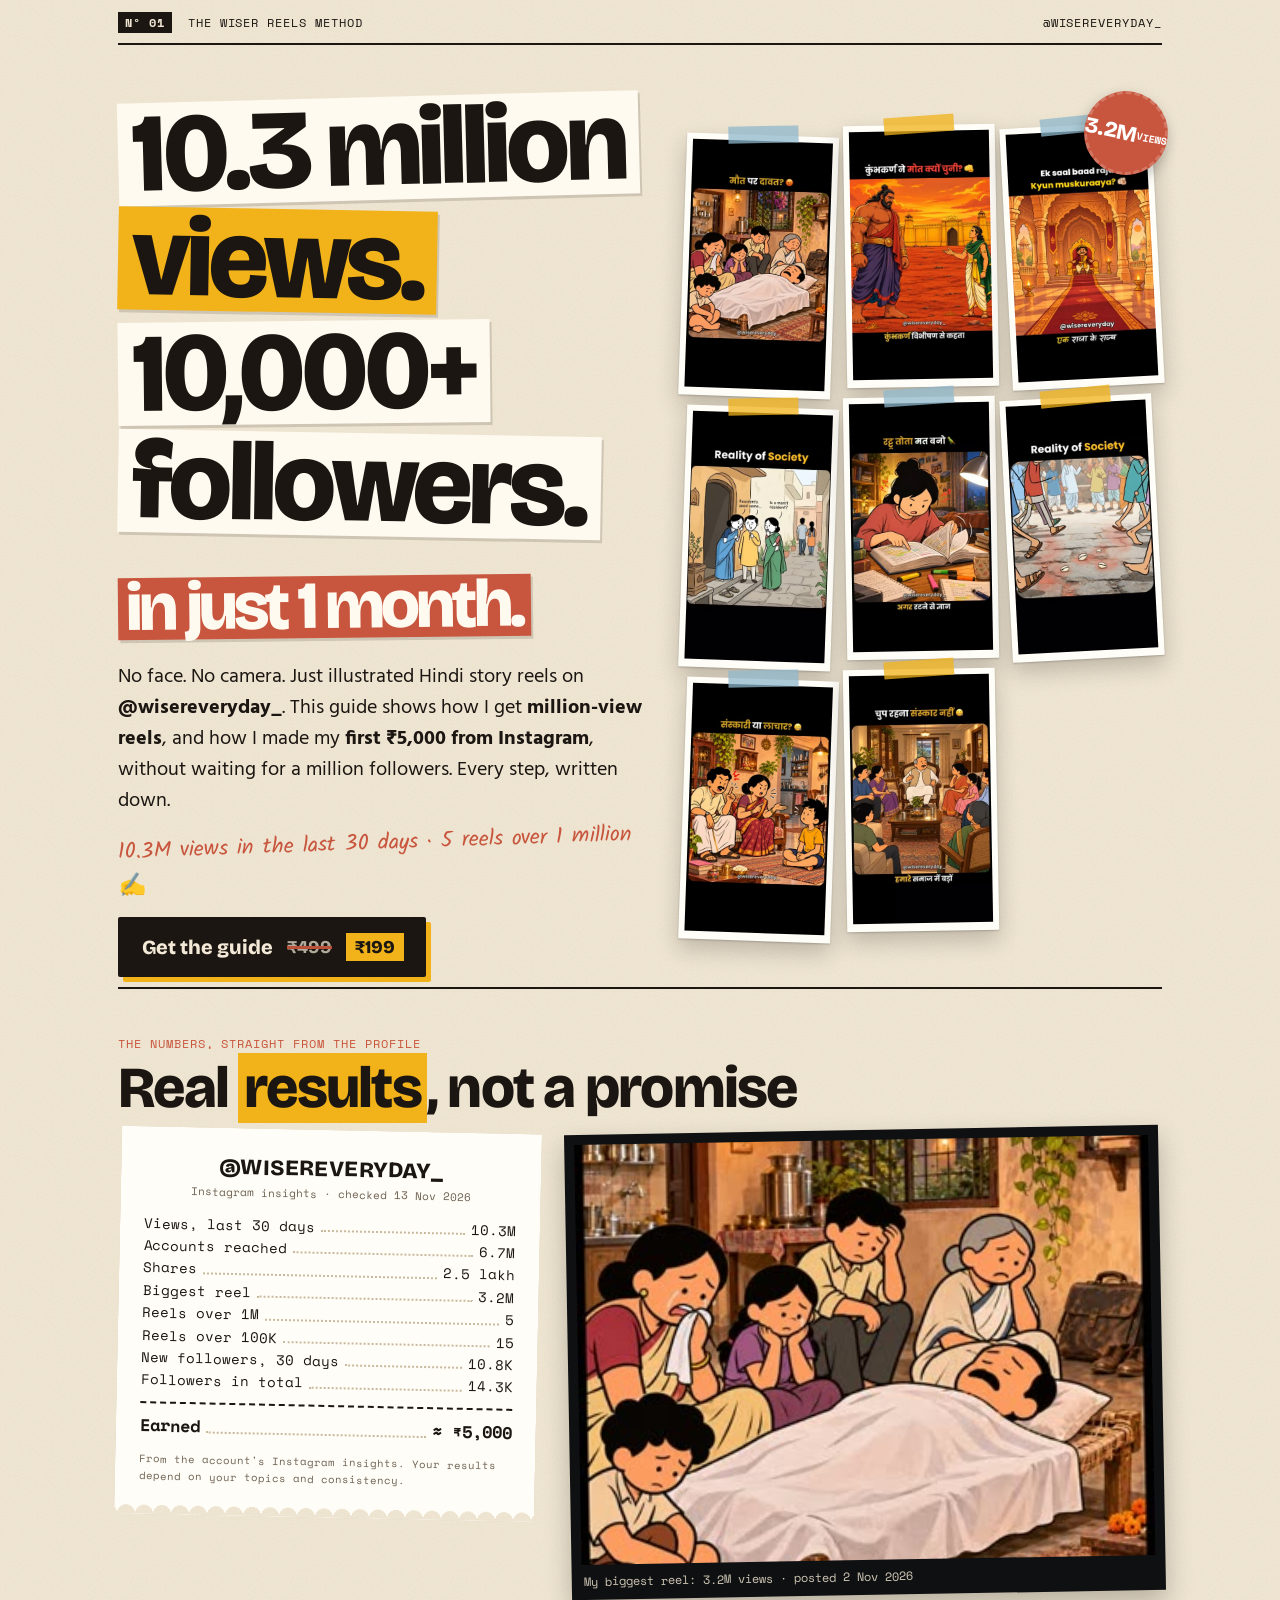
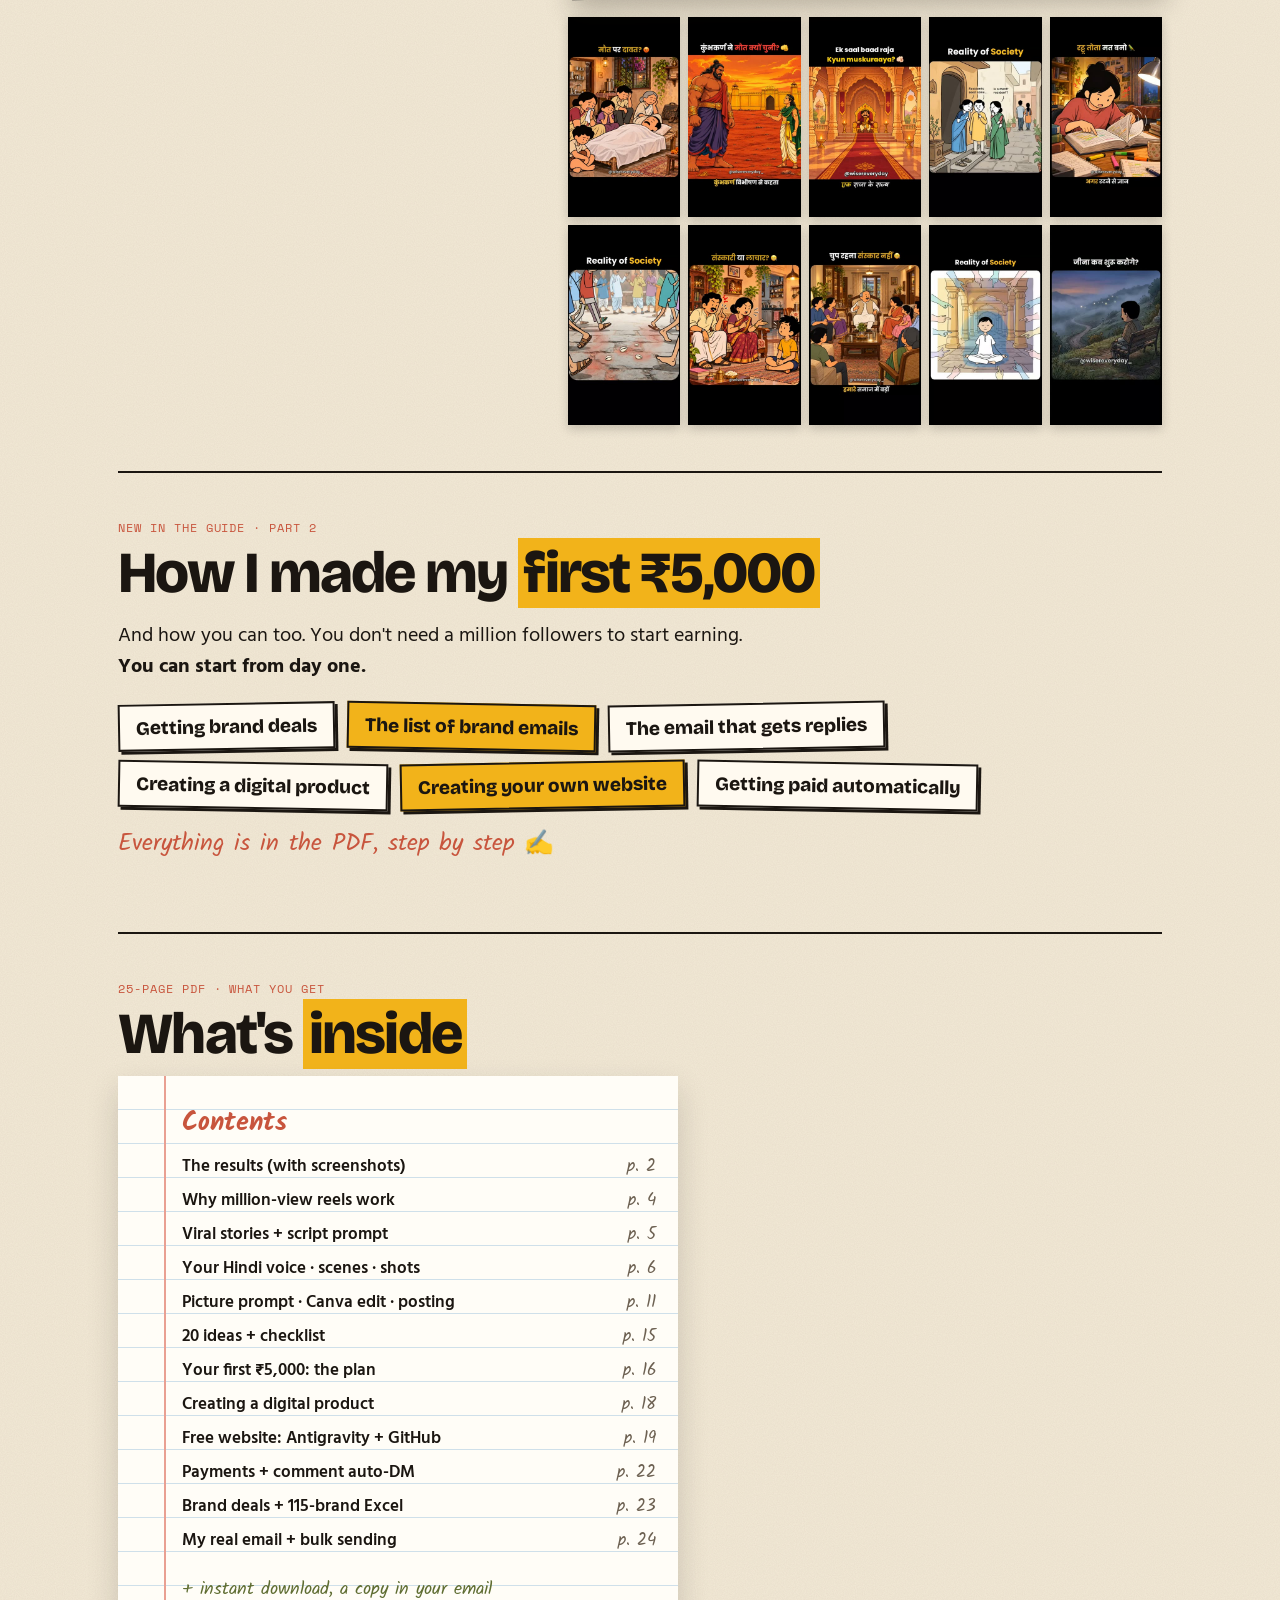
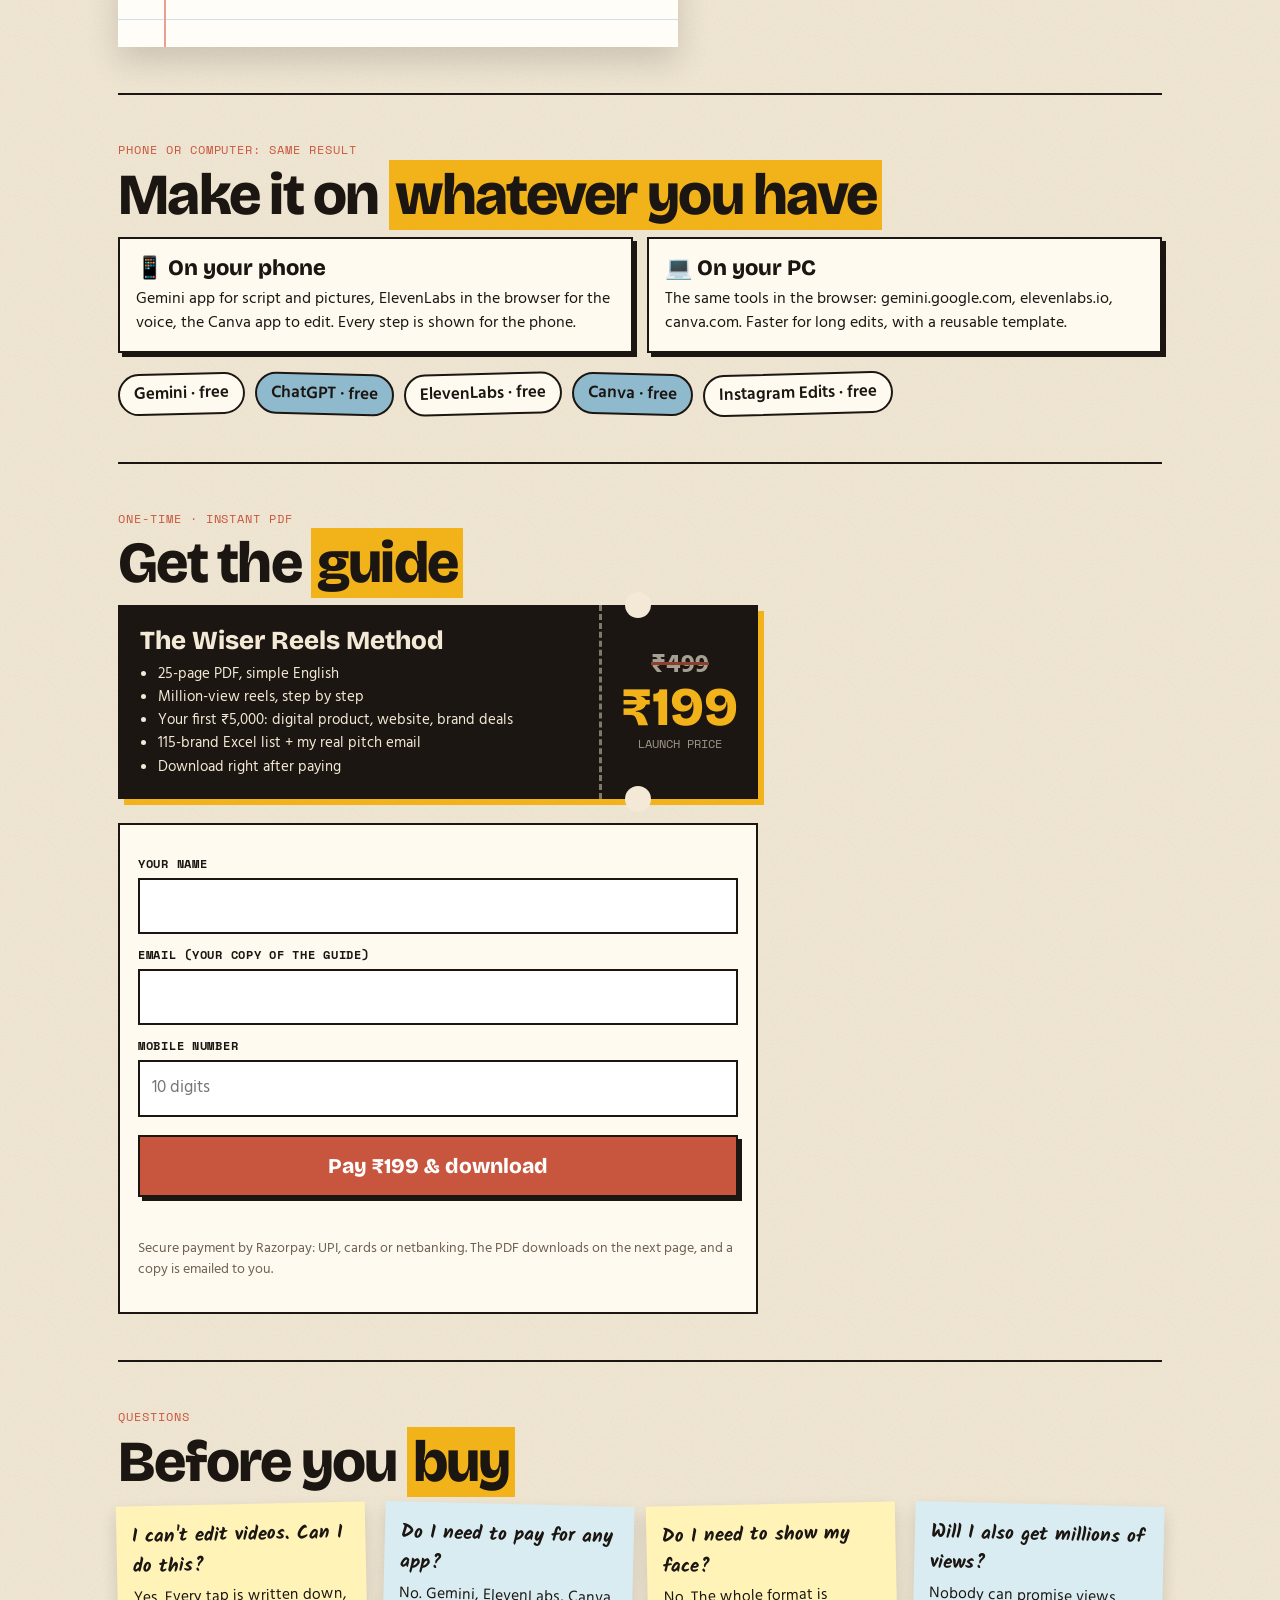
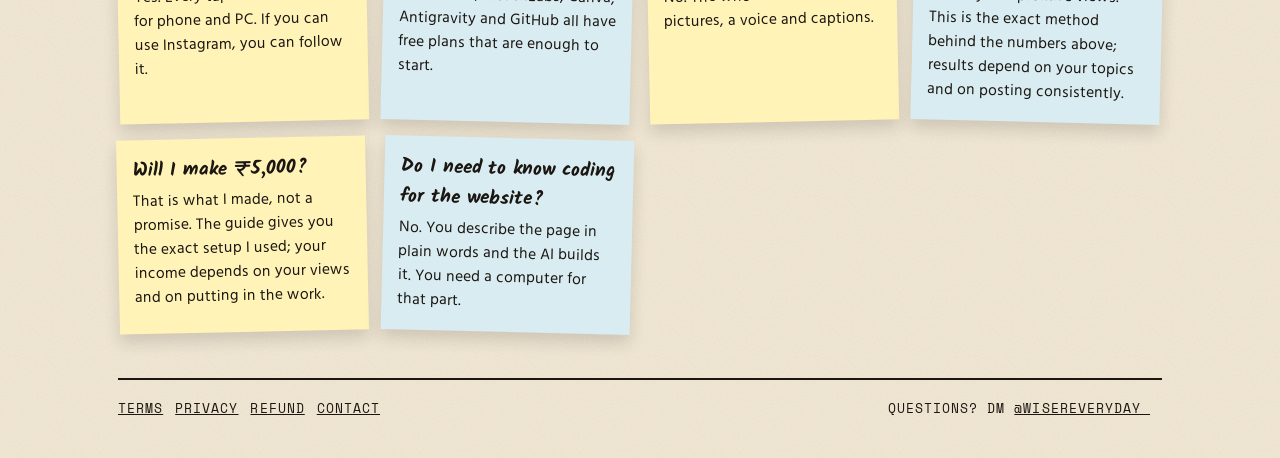
<file: wiser/index.html>
<!doctype html>
<html lang="en">
<head>
<meta charset="utf-8">
<meta name="viewport" content="width=device-width,initial-scale=1">
<title>The Wiser Reels Method · @wisereveryday_</title>
<meta name="description" content="How @wisereveryday_ got 10.3 million views and 10,000+ followers in 1 month, and how I made my first ₹5,000 from Instagram. The full method: million-view reels, a digital product, a free website and brand deals. PDF guide, ₹199.">
<link rel="preconnect" href="https://fonts.googleapis.com"><link rel="preconnect" href="https://fonts.gstatic.com" crossorigin>
<link href="https://fonts.googleapis.com/css2?family=Bricolage+Grotesque:opsz,wght@12..96,400;12..96,600;12..96,800&family=Hind:wght@400;600&family=Kalam:wght@700&family=Space+Mono:wght@400;700&display=swap" rel="stylesheet">
<style>
:root{--paper:#f3e9d6;--paper2:#ebdfc6;--ink:#1b1611;--mus:#f2b31a;--ter:#c8553d;--oli:#5f6d32;--sky:#8fb9cc;--muted:#6d6152}
*{box-sizing:border-box}
html{background:var(--paper)}
body{margin:0;color:var(--ink);font:17px/1.55 Hind,system-ui,sans-serif;background:var(--paper);
  background-image:url("data:image/svg+xml,%3Csvg xmlns='http://www.w3.org/2000/svg' width='160' height='160'%3E%3Cfilter id='n'%3E%3CfeTurbulence type='fractalNoise' baseFrequency='.9' numOctaves='2' stitchTiles='stitch'/%3E%3CfeColorMatrix values='0 0 0 0 .1 0 0 0 0 .08 0 0 0 0 .05 0 0 0 .07 0'/%3E%3C/filter%3E%3Crect width='160' height='160' filter='url(%23n)'/%3E%3C/svg%3E");overflow-x:hidden}
a{color:inherit}
.wrap{max-width:1080px;margin:0 auto;padding:0 18px}
.mono{font-family:"Space Mono",monospace;letter-spacing:.08em;text-transform:uppercase}
.hand{font-family:Kalam,cursive}
/* masthead */
.mast{border-bottom:2px solid var(--ink);display:flex;justify-content:space-between;gap:12px;padding:14px 0 10px;font-size:12px}
.mast b{background:var(--ink);color:var(--paper);padding:2px 7px}
/* hero */
.hero{display:grid;gap:28px;padding:34px 0 10px}
.hero h1{font-family:"Bricolage Grotesque",sans-serif;font-weight:800;letter-spacing:-.035em;line-height:.92;font-size:clamp(50px,13vw,112px);margin:0}
.strip{display:inline-block;background:#fffaf0;padding:0 .12em;box-shadow:2px 3px 0 rgba(27,22,17,.15);margin:.04em 0}
.strip.y{background:var(--mus)}
.strip.r{background:var(--ter);color:#fffaf0}
.ring{position:relative;display:inline-block}
.ring svg{position:absolute;left:-8%;top:-14%;width:116%;height:128%;pointer-events:none}
.r1{transform:rotate(-1.5deg)}.r2{transform:rotate(1deg)}.r3{transform:rotate(-.6deg)}
.hero p.lead{font-size:20px;max-width:560px;margin:18px 0 0}
.hero .note{font-size:22px;color:var(--ter);transform:rotate(-2deg);margin-top:10px}
.cta{display:inline-flex;align-items:center;gap:14px;margin-top:22px;background:var(--ink);color:var(--paper);text-decoration:none;font:800 20px "Bricolage Grotesque";padding:16px 22px 16px 24px;border-radius:2px;box-shadow:5px 5px 0 var(--mus);transition:transform .15s,box-shadow .15s}
.cta:hover{transform:translate(-2px,-2px);box-shadow:7px 7px 0 var(--mus)}
.cta span{background:var(--mus);color:var(--ink);padding:3px 9px;font-size:18px}
/* collage */
.collage{position:relative;display:grid;grid-template-columns:repeat(3,1fr);gap:10px;padding:16px 4px 30px}
.pol{position:relative;background:#fffdf7;padding:6px 6px 8px;box-shadow:0 10px 22px rgba(27,22,17,.22),0 1px 2px rgba(0,0,0,.2)}
.pol img{display:block;width:100%;height:auto}
.pol::before{content:"";position:absolute;top:-9px;left:50%;width:46%;height:17px;transform:translateX(-50%) rotate(-3deg);background:rgba(242,179,26,.75);box-shadow:0 1px 1px rgba(0,0,0,.08)}
.pol:nth-child(3n+1){transform:rotate(-3deg)}.pol:nth-child(3n+2){transform:rotate(2deg) translateY(10px)}.pol:nth-child(3n){transform:rotate(-1deg)}
.pol:nth-child(even)::before{background:rgba(143,185,204,.75)}
.pol:nth-child(n+7){display:none}
.sticker{position:absolute;z-index:2;font:800 22px/1 "Bricolage Grotesque";background:var(--ter);color:#fff;border-radius:50%;width:84px;height:84px;display:flex;align-items:center;justify-content:center;text-align:center;transform:rotate(12deg);box-shadow:0 6px 14px rgba(0,0,0,.25);border:3px dashed #fff3}
.sticker small{display:block;font:700 10px "Space Mono"}
.collage .sticker{right:-6px;top:-18px}
/* receipt */
.sec{padding:46px 0;border-top:2px solid var(--ink)}
.sec h2{font:800 clamp(34px,7vw,58px)/.95 "Bricolage Grotesque";letter-spacing:-.03em;margin:0 0 14px}
.sec h2 em{font-style:normal;background:var(--mus);padding:0 .1em}
.kick{font-size:12px;color:var(--ter);margin-bottom:8px}
.two{display:grid;gap:30px}
.receipt{background:#fffdf7;max-width:420px;padding:26px 24px 30px;font:14px/1.6 "Space Mono",monospace;box-shadow:0 14px 30px rgba(27,22,17,.18);position:relative;transform:rotate(1.2deg);
  -webkit-mask:radial-gradient(9px at 50% 100%,#0000 98%,#000) 50% 100%/18px 100% repeat-x;mask:radial-gradient(9px at 50% 100%,#0000 98%,#000) 50% 100%/18px 100% repeat-x}
.receipt h3{font:800 22px "Bricolage Grotesque";text-align:center;margin:0 0 4px;letter-spacing:.02em}
.receipt .c{text-align:center;color:var(--muted);font-size:11px;margin-bottom:12px}
.row{display:flex;gap:6px}.row span:nth-child(2){flex:1;border-bottom:2px dotted #c9b99c;transform:translateY(-6px)}
.row.total{font-weight:700;font-size:17px;border-top:2px dashed var(--ink);margin-top:10px;padding-top:8px}
.receipt .src{font-size:10.5px;color:var(--muted);margin-top:12px}
.proof{background:#0f1012;padding:10px;transform:rotate(-1deg);box-shadow:0 12px 26px rgba(27,22,17,.25)}
.proof img{width:100%;display:block}
.proof p{color:#cfc6b4;font:12px "Space Mono";margin:8px 2px 0}
.wall{display:grid;grid-template-columns:repeat(5,1fr);gap:8px;margin-top:22px}
.wall img{width:100%;display:block;box-shadow:0 4px 10px rgba(0,0,0,.18)}
/* notebook */
.note-page{background:#fffdf7;max-width:560px;padding:26px 22px 26px 64px;position:relative;box-shadow:0 14px 30px rgba(27,22,17,.16);
  background-image:linear-gradient(90deg,transparent 46px,#e9a092 46px,#e9a092 48px,transparent 48px),repeating-linear-gradient(#fffdf7 0 33px,#cfe0ea 33px 34px)}
.note-page h3{font:700 26px Kalam,cursive;margin:0 0 6px;color:var(--ter)}
.toc{list-style:none;margin:0;padding:0}
.toc li{display:flex;justify-content:space-between;gap:10px;line-height:34px;font-size:16.5px}
.toc li b{font-weight:600}
.toc li i{font-style:normal;font-family:Kalam;color:var(--muted);white-space:nowrap}
.bonus{font-family:Kalam;color:var(--oli);font-size:18px}
/* both devices */
.dev{display:grid;grid-template-columns:1fr 1fr;gap:14px;margin-top:8px}
.card{border:2px solid var(--ink);background:#fffaf0;padding:16px;box-shadow:4px 4px 0 var(--ink)}
.card h4{font:800 22px "Bricolage Grotesque";margin:0 0 6px}
.card p{margin:0;font-size:15.5px}
.tools{display:flex;flex-wrap:wrap;gap:10px;margin-top:20px}
.tools span{border:2px solid var(--ink);border-radius:30px;padding:6px 14px;font-weight:600;background:#fffaf0}
.tools span:nth-child(odd){transform:rotate(-1.5deg)}.tools span:nth-child(even){transform:rotate(1.5deg);background:var(--sky)}
/* ticket */
.ticket{display:grid;grid-template-columns:1fr auto;max-width:640px;background:var(--ink);color:var(--paper);position:relative;margin:10px 0 24px;box-shadow:6px 6px 0 var(--mus)}
.ticket .l{padding:22px 22px 20px}
.ticket .r{border-left:3px dashed #f3e9d677;padding:22px 20px;display:flex;flex-direction:column;justify-content:center;align-items:center;min-width:120px}
.ticket .r b{font:800 54px/1 "Bricolage Grotesque";color:var(--mus)}
.ticket .r .ot{font:12px "Space Mono";font-style:normal;opacity:.6}
.ticket h3{font:800 26px/1.05 "Bricolage Grotesque";margin:0 0 8px}
.ticket ul{margin:0;padding-left:18px;font-size:15px}
.ticket::before,.ticket::after{content:"";position:absolute;width:26px;height:26px;border-radius:50%;background:var(--paper);right:107px}
.ticket::before{top:-13px}.ticket::after{bottom:-13px}
form{max-width:640px;background:#fffaf0;border:2px solid var(--ink);padding:18px}
label{display:block;font:700 12px "Space Mono";letter-spacing:.06em;text-transform:uppercase;margin:12px 0 6px}
input{width:100%;font:inherit;font-size:17px;padding:13px 12px;border:2px solid var(--ink);background:#fff;border-radius:0}
input:focus{outline:3px solid var(--mus);outline-offset:0}
button.pay{width:100%;margin-top:18px;background:var(--ter);color:#fff;border:2px solid var(--ink);font:800 21px "Bricolage Grotesque";padding:16px;cursor:pointer;box-shadow:4px 4px 0 var(--ink)}
button.pay:disabled{opacity:.6}
.err{color:#a3261b;min-height:22px;margin-top:10px;font-weight:600}
.fine{font-size:13.5px;color:var(--muted);margin-top:10px}
/* faq */
.faq{display:grid;gap:16px;grid-template-columns:repeat(auto-fit,minmax(240px,1fr));margin-top:10px}
.faq div{background:#fff3b8;padding:16px 16px 18px;box-shadow:0 8px 16px rgba(27,22,17,.15);font-size:15.5px}
.faq div:nth-child(2n){background:#d9ecf2;transform:rotate(1.4deg)}.faq div:nth-child(2n+1){transform:rotate(-1.2deg)}
.faq b{display:block;font:700 19px Kalam,cursive;margin-bottom:4px}
footer{border-top:2px solid var(--ink);padding:18px 0 40px;font-size:13px;display:flex;flex-wrap:wrap;gap:14px;justify-content:space-between}
footer a{margin-right:12px}
@media (min-width:860px){
  .hero{grid-template-columns:1.05fr .95fr;align-items:center;padding-top:48px}
  .collage{grid-template-columns:repeat(3,1fr)}
  .pol:nth-child(n+7){display:block}.pol:nth-child(n+10){display:none}
  .two{grid-template-columns:420px 1fr;align-items:start}
}
@media (max-width:520px){body{font-size:16px}.toc li{font-size:15px}.note-page{padding-left:56px}.hero p.lead{font-size:18px}.wall{grid-template-columns:repeat(5,1fr);gap:5px}.dev{grid-template-columns:1fr}.ticket .r{min-width:96px}.ticket .r b{font-size:42px}.ticket::before,.ticket::after{right:84px}}

/* The launch price: ~~₹499~~ ₹199 */
.was{text-decoration:line-through;text-decoration-color:var(--ter);text-decoration-thickness:3px;opacity:.65;font-weight:700}
.cta span.was{background:none;padding:0;font-size:18px;color:var(--paper);opacity:.7;text-decoration-color:#ff6b4a}
.ticket .r .was{display:block;font-size:26px;line-height:1;margin-bottom:2px}
#buy{scroll-margin-top:60px}
.peek{list-style:none;margin:18px 0 0;padding:0;display:flex;flex-wrap:wrap;gap:12px}
.peek li{border:2px solid var(--ink);background:#fffaf0;padding:10px 16px;font:800 19px "Bricolage Grotesque";box-shadow:3px 3px 0 var(--ink)}
.peek li:nth-child(3n+2){background:var(--mus)}.peek li:nth-child(odd){transform:rotate(-1deg)}.peek li:nth-child(even){transform:rotate(1deg)}
</style>
</head>
<body>
<div class="wrap">
  <div class="mast mono"><span><b>Nº 01</b>&nbsp; The Wiser Reels Method</span><span>@wisereveryday_</span></div>

  <section class="hero">
    <div>
      <h1>
        <span class="strip r1">10.3 million</span><br>
        <span class="strip y r2">views.</span> <span class="strip r3">10,000+</span><br>
        <span class="strip r2">followers.</span><br>
        <span class="strip r r3" style="font-size:.6em;white-space:nowrap">in just 1 month.</span>
      </h1>
      <p class="lead">No face. No camera. Just illustrated Hindi story reels on <b>@wisereveryday_</b>. This guide shows how I get <b>million-view reels</b>, and how I made my <b>first ₹5,000 from Instagram</b>, without waiting for a million followers. Every step, written down.</p>
      <div class="note hand">10.3M views in the last 30 days · 5 reels over 1 million ✍️</div>
      <a class="cta" href="#buy">Get the guide <span class="was">₹499</span><span>₹199</span></a>
    </div>
    <div class="collage" aria-label="My most viewed reels">
      <div class="sticker">3.2M<small>VIEWS</small></div>
      <div class="pol"><img src="t1.jpg" alt="Reel with 3.2 million views"></div>
      <div class="pol"><img src="t2.jpg" alt="Reel with 1.6 million views"></div>
      <div class="pol"><img src="t3.jpg" alt="Reel with 1.4 million views"></div>
      <div class="pol"><img src="t4.jpg" alt="Reel with 1.1 million views"></div>
      <div class="pol"><img src="t5.jpg" alt="Reel with 1.1 million views"></div>
      <div class="pol"><img src="t6.jpg" alt="Reel with 988 thousand views"></div>
      <div class="pol"><img src="t7.jpg" alt="Reel with 568 thousand views"></div>
      <div class="pol"><img src="t8.jpg" alt="Reel with 530 thousand views"></div>
      <div class="pol"><img src="t9.jpg" alt="Reel with 378 thousand views"></div>
    </div>
  </section>

  <section class="sec">
    <div class="kick mono">The numbers, straight from the profile</div>
    <h2>Real <em>results</em>, not a promise</h2>
    <div class="two">
      <div class="receipt">
        <h3>@WISEREVERYDAY_</h3>
        <div class="c">Instagram insights · checked 13 Nov 2026</div>
        <div class="row"><span>Views, last 30 days</span><span></span><span>10.3M</span></div>
        <div class="row"><span>Accounts reached</span><span></span><span>6.7M</span></div>
        <div class="row"><span>Shares</span><span></span><span>2.5 lakh</span></div>
        <div class="row"><span>Biggest reel</span><span></span><span>3.2M</span></div>
        <div class="row"><span>Reels over 1M</span><span></span><span>5</span></div>
        <div class="row"><span>Reels over 100K</span><span></span><span>15</span></div>
        <div class="row"><span>New followers, 30 days</span><span></span><span>10.8K</span></div>
        <div class="row"><span>Followers in total</span><span></span><span>14.3K</span></div>
        <div class="row total"><span>Earned</span><span></span><span>≈ ₹5,000</span></div>
        <div class="src">From the account's Instagram insights. Your results depend on your topics and consistency.</div>
      </div>
      <div>
        <div class="proof"><img src="t1.jpg" alt="The most watched @wisereveryday_ reel, 3.2 million views" style="max-height:420px;object-fit:cover"><p>My biggest reel: 3.2M views · posted 2 Nov 2026</p></div>
        <div class="wall">
          <img src="t1.jpg" alt=""><img src="t2.jpg" alt=""><img src="t3.jpg" alt=""><img src="t4.jpg" alt=""><img src="t5.jpg" alt=""><img src="t6.jpg" alt=""><img src="t7.jpg" alt=""><img src="t8.jpg" alt=""><img src="t9.jpg" alt=""><img src="t10.jpg" alt="">
        </div>
      </div>
    </div>
  </section>

  <section class="sec">
    <div class="kick mono">New in the guide · Part 2</div>
    <h2>How I made my <em>first ₹5,000</em></h2>
    <p style="max-width:640px;font-size:20px">And how you can too. You don't need a million followers to start earning. <b>You can start from day one.</b></p>
    <ul class="peek">
      <li>Getting brand deals</li>
      <li>The list of brand emails</li>
      <li>The email that gets replies</li>
      <li>Creating a digital product</li>
      <li>Creating your own website</li>
      <li>Getting paid automatically</li>
    </ul>
    <p class="hand" style="font-size:24px;color:var(--ter);margin-top:16px">Everything is in the PDF, step by step ✍️</p>
  </section>

  <section class="sec">
    <div class="kick mono">25-page PDF · what you get</div>
    <h2>What's <em>inside</em></h2>
    <div class="note-page">
      <h3>Contents</h3>
      <ul class="toc">
        <li><b>The results (with screenshots)</b><i>p. 2</i></li>
        <li><b>Why million-view reels work</b><i>p. 4</i></li>
        <li><b>Viral stories + script prompt</b><i>p. 5</i></li>
        <li><b>Your Hindi voice · scenes · shots</b><i>p. 6</i></li>
        <li><b>Picture prompt · Canva edit · posting</b><i>p. 11</i></li>
        <li><b>20 ideas + checklist</b><i>p. 15</i></li>
        <li><b>Your first ₹5,000: the plan</b><i>p. 16</i></li>
        <li><b>Creating a digital product</b><i>p. 18</i></li>
        <li><b>Free website: Antigravity + GitHub</b><i>p. 19</i></li>
        <li><b>Payments + comment auto-DM</b><i>p. 22</i></li>
        <li><b>Brand deals + 115-brand Excel</b><i>p. 23</i></li>
        <li><b>My real email + bulk sending</b><i>p. 24</i></li>
      </ul>
      <p class="bonus">+ instant download, a copy in your email</p>
    </div>
  </section>

  <section class="sec">
    <div class="kick mono">Phone or computer: same result</div>
    <h2>Make it on <em>whatever you have</em></h2>
    <div class="dev">
      <div class="card"><h4>📱 On your phone</h4><p>Gemini app for script and pictures, ElevenLabs in the browser for the voice, the Canva app to edit. Every step is shown for the phone.</p></div>
      <div class="card"><h4>💻 On your PC</h4><p>The same tools in the browser: gemini.google.com, elevenlabs.io, canva.com. Faster for long edits, with a reusable template.</p></div>
    </div>
    <div class="tools"><span>Gemini · free</span><span>ChatGPT · free</span><span>ElevenLabs · free</span><span>Canva · free</span><span>Instagram Edits · free</span></div>
  </section>

  <section class="sec" id="buy">
    <div class="kick mono">One-time · instant PDF</div>
    <h2>Get the <em>guide</em></h2>
    <div class="ticket">
      <div class="l"><h3>The Wiser Reels Method</h3><ul><li>25-page PDF, simple English</li><li>Million-view reels, step by step</li><li>Your first ₹5,000: digital product, website, brand deals</li><li>115-brand Excel list + my real pitch email</li><li>Download right after paying</li></ul></div>
      <div class="r"><span class="was">₹499</span><b>₹199</b><em class="ot">LAUNCH PRICE</em></div>
    </div>
    <form id="form" novalidate>
      <label for="name">Your name</label><input id="name" autocomplete="name" required>
      <label for="email">Email (your copy of the guide)</label><input id="email" type="email" autocomplete="email" required>
      <label for="phone">Mobile number</label><input id="phone" type="tel" inputmode="numeric" autocomplete="tel" placeholder="10 digits" required>
      <button class="pay" id="pay" type="submit">Pay ₹199 &amp; download</button>
      <div class="err" id="err"></div>
      <p class="fine">Secure payment by Razorpay: UPI, cards or netbanking. The PDF downloads on the next page, and a copy is emailed to you.</p>
    </form>
  </section>

  <section class="sec">
    <div class="kick mono">Questions</div>
    <h2>Before you <em>buy</em></h2>
    <div class="faq">
      <div><b>I can't edit videos. Can I do this?</b>Yes. Every tap is written down, for phone and PC. If you can use Instagram, you can follow it.</div>
      <div><b>Do I need to pay for any app?</b>No. Gemini, ElevenLabs, Canva, Antigravity and GitHub all have free plans that are enough to start.</div>
      <div><b>Do I need to show my face?</b>No. The whole format is pictures, a voice and captions.</div>
      <div><b>Will I also get millions of views?</b>Nobody can promise views. This is the exact method behind the numbers above; results depend on your topics and on posting consistently.</div>
      <div><b>Will I make ₹5,000?</b>That is what I made, not a promise. The guide gives you the exact setup I used; your income depends on your views and on putting in the work.</div>
      <div><b>Do I need to know coding for the website?</b>No. You describe the page in plain words and the AI builds it. You need a computer for that part.</div>
    </div>
  </section>

  <footer class="mono"><div><a href="../terms.html">Terms</a><a href="../privacy.html">Privacy</a><a href="../refund.html">Refund</a><a href="../contact.html">Contact</a></div><div>Questions? DM <a href="https://www.instagram.com/wisereveryday_/">@wisereveryday_</a></div></footer>
</div>
<script src="../config.js"></script>
<script src="../count.js" data-page="wiser"></script>
<script>
(function () {
  const S = window.SHOP, $ = (id) => document.getElementById(id);
  $("form").addEventListener("submit", async (e) => {
    e.preventDefault();
    $("err").textContent = ""; $("pay").disabled = true; $("pay").textContent = "Opening secure payment…";
    try {
      const r = await fetch(S.api, { method: "POST", body: JSON.stringify({ action: "buyKit", product: "wise99", name: $("name").value, email: $("email").value, phone: $("phone").value }) });
      const d = await r.json();
      if (!d.url) throw new Error(d.error || "Something went wrong. Please try again.");
      location.href = d.url;
    } catch (x) {
      $("err").textContent = x.message; $("pay").disabled = false; $("pay").textContent = "Pay ₹199 & download";
    }
  });
})();
</script>
</body>
</html>
</file>
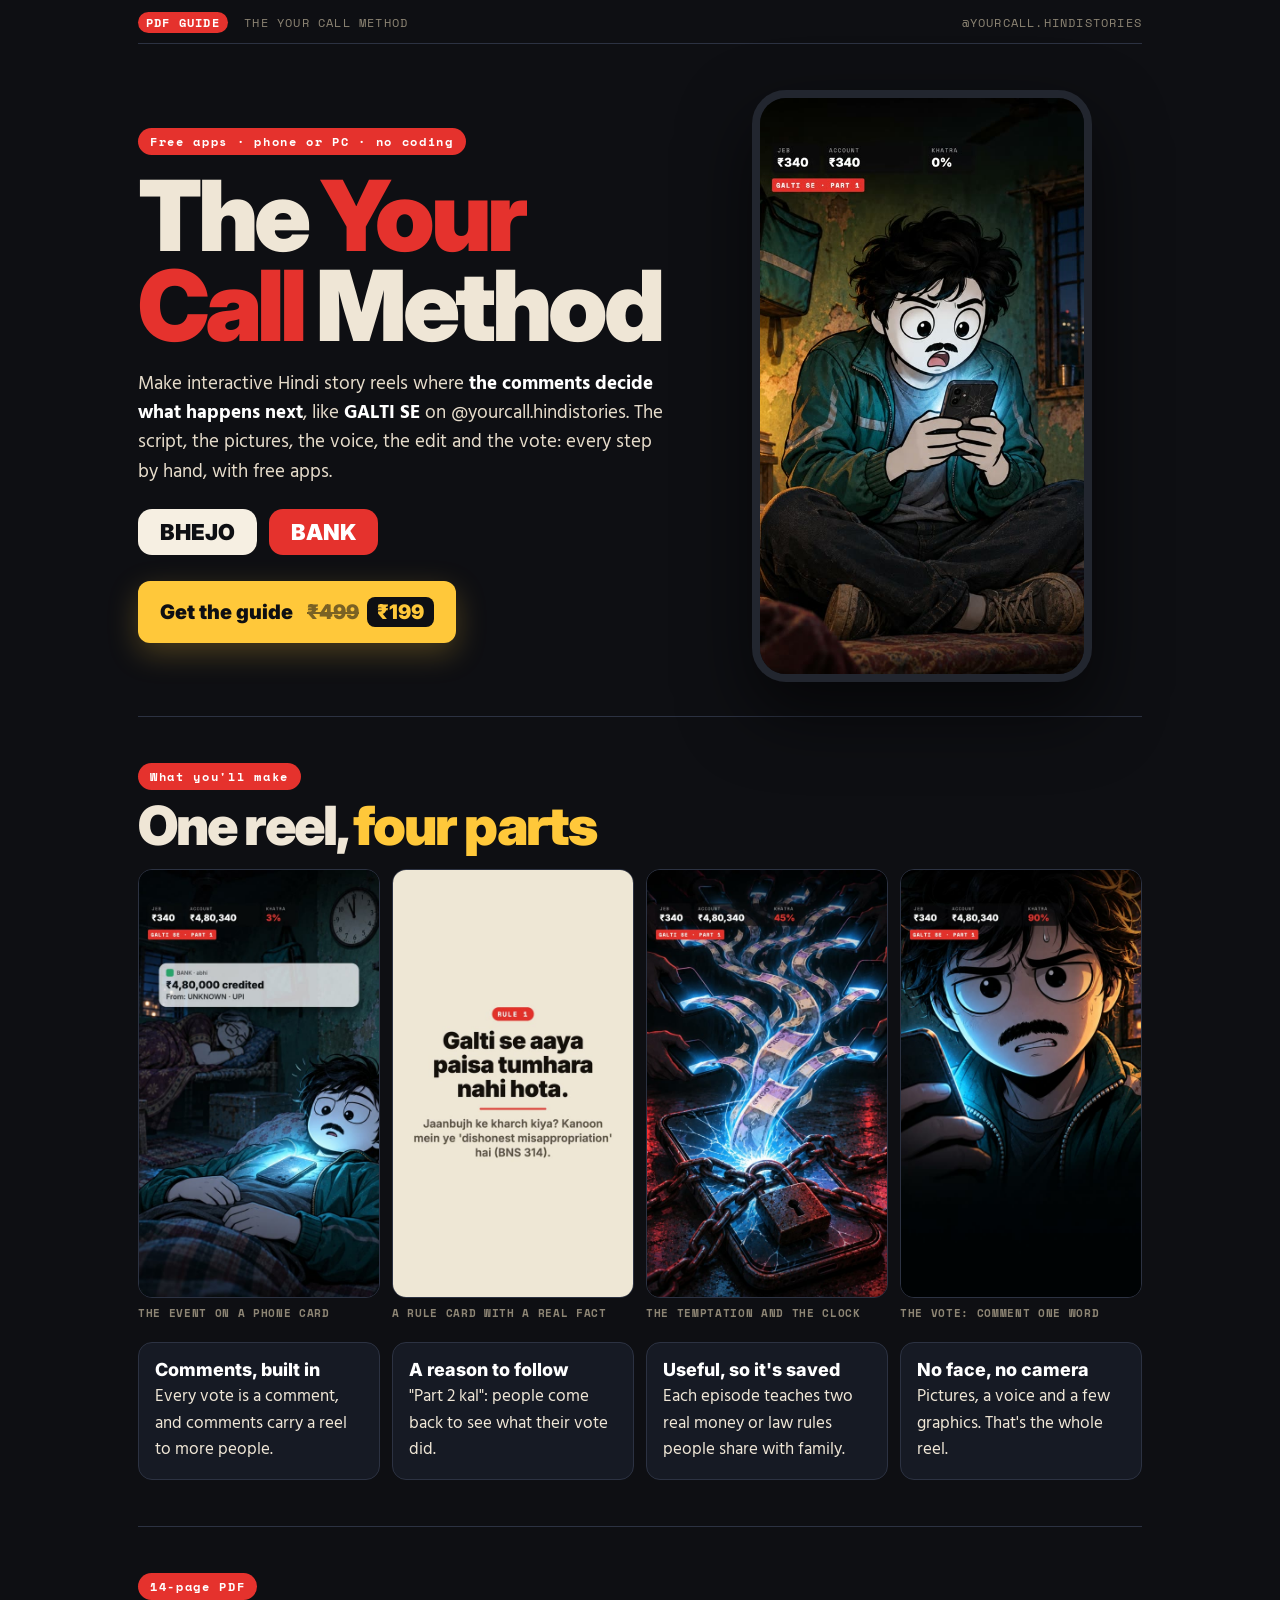
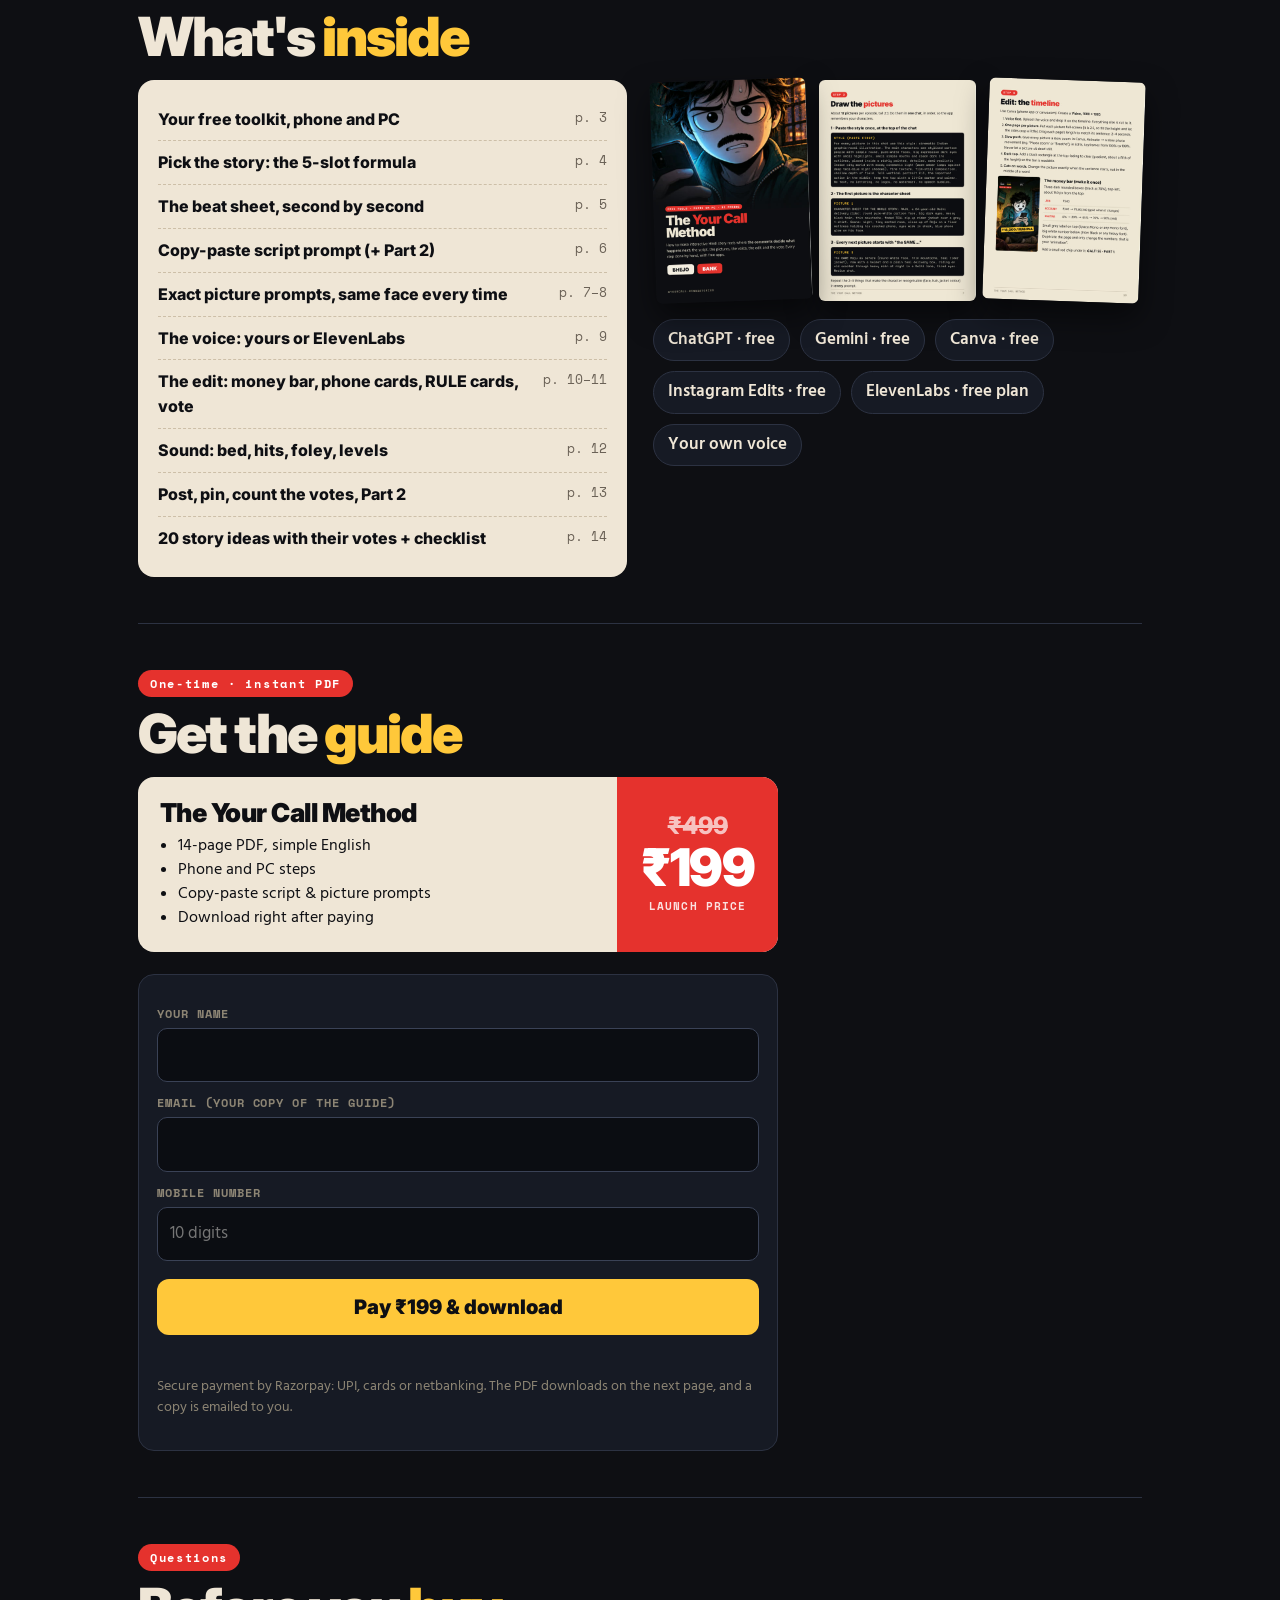
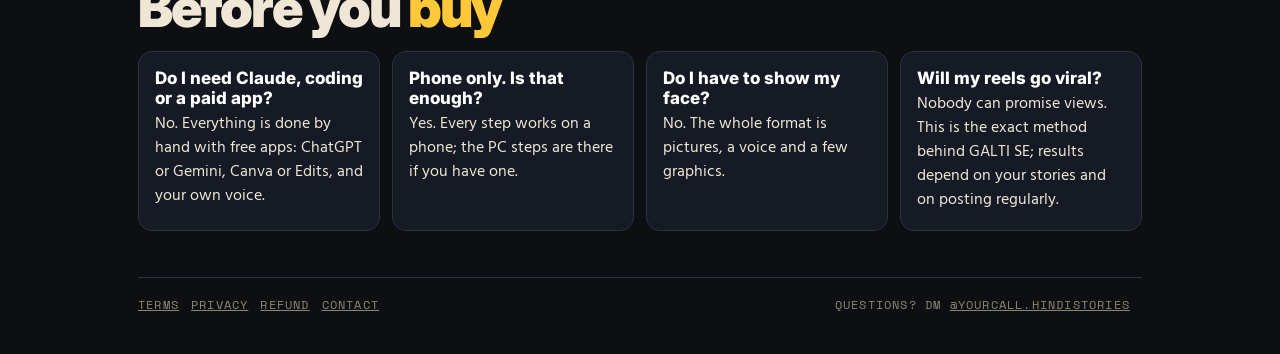
<file: yourcall/index.html>
<!doctype html>
<html lang="en">
<head>
<meta charset="utf-8">
<meta name="viewport" content="width=device-width,initial-scale=1">
<title>The Your Call Method · @yourcall.hindistories</title>
<meta name="description" content="How to make interactive Hindi story reels where the comments decide what happens next. Script, pictures, voice, edit and the vote, by hand with free apps on phone or PC. 14-page PDF guide, ₹199.">
<link rel="preconnect" href="https://fonts.googleapis.com"><link rel="preconnect" href="https://fonts.gstatic.com" crossorigin>
<link href="https://fonts.googleapis.com/css2?family=Inter:wght@500;600;800;900&family=Hind:wght@400;600&family=Kalam:wght@700&family=Space+Mono:wght@400;700&display=swap" rel="stylesheet">
<style>
:root{--ink:#0e0f13;--night:#161a24;--night2:#1f2431;--paper:#efe6d6;--red:#e5322d;--gold:#ffc83a;--muted:#8d8574;--line:#2c3242}
*{box-sizing:border-box}
html{background:var(--ink)}
body{margin:0;color:var(--paper);font:17px/1.55 Hind,system-ui,sans-serif;background:var(--ink);overflow-x:hidden}
a{color:inherit}
.wrap{max-width:1040px;margin:0 auto;padding:0 18px}
.mono{font-family:"Space Mono",monospace;letter-spacing:.1em;text-transform:uppercase}
.mast{display:flex;justify-content:space-between;gap:12px;padding:14px 0 10px;font-size:12px;color:var(--muted);border-bottom:1px solid var(--line)}
.mast b{background:var(--red);color:#fff;padding:2px 8px;border-radius:20px;font-weight:700}
/* hero */
.hero{display:grid;gap:26px;padding:30px 0 34px}
.pill{display:inline-block;background:var(--red);color:#fff;font:700 12px "Space Mono",monospace;letter-spacing:.14em;padding:5px 12px;border-radius:30px}
h1{font:900 clamp(48px,12vw,98px)/.92 Inter,sans-serif;letter-spacing:-.045em;margin:16px 0 0}
h1 span{color:var(--red)}
.lead{font-size:19px;max-width:540px;margin:18px 0 0;color:#e6dccb}
.lead b{color:#fff}
.vote{display:flex;gap:12px;margin-top:22px}
.vote div{font:900 22px Inter;padding:10px 22px;border-radius:14px;background:#f6efe2;color:var(--ink);animation:pick 1.4s infinite}
.vote div+div{background:var(--red);color:#fff;animation-delay:.7s}
@keyframes pick{0%,45%{transform:scale(1.07);box-shadow:0 0 0 4px rgba(255,255,255,.75)}50%,100%{transform:scale(.95);box-shadow:none}}
@media (prefers-reduced-motion:reduce){.vote div{animation:none}}
.cta{display:inline-flex;align-items:center;gap:14px;margin-top:26px;background:var(--gold);color:var(--ink);text-decoration:none;font:900 20px Inter;padding:16px 22px;border-radius:12px;box-shadow:0 10px 30px rgba(255,200,58,.25)}
.cta span{background:var(--ink);color:var(--gold);padding:3px 10px;border-radius:8px}
.cta s{opacity:.55;text-decoration-thickness:2px;margin-right:-6px}
.phone{position:relative;max-width:340px;margin:0 auto;border-radius:34px;overflow:hidden;border:8px solid #22262f;box-shadow:0 30px 70px rgba(0,0,0,.6)}
.phone img{display:block;width:100%}
/* sections */
.sec{padding:46px 0;border-top:1px solid var(--line)}
.sec h2{font:900 clamp(32px,7vw,54px)/.98 Inter;letter-spacing:-.035em;margin:10px 0 16px}
.sec h2 em{font-style:normal;color:var(--gold)}
.frames{display:grid;grid-template-columns:repeat(4,1fr);gap:12px;margin-top:8px}
.frames figure{margin:0}
.frames img{width:100%;display:block;border-radius:14px;border:1px solid var(--line)}
.frames figcaption{font:700 11px/1.35 "Space Mono";color:var(--muted);margin-top:8px;text-transform:uppercase;letter-spacing:.06em}
.why{display:grid;gap:12px;grid-template-columns:repeat(auto-fit,minmax(220px,1fr));margin-top:22px}
.why div{background:var(--night);border:1px solid var(--line);border-radius:14px;padding:16px}
.why b{display:block;font:800 18px Inter;color:#fff;margin-bottom:4px}
/* contents */
.inside{display:grid;gap:26px}
.toc{list-style:none;margin:0;padding:0;background:var(--paper);color:var(--ink);border-radius:16px;padding:18px 20px}
.toc li{display:flex;justify-content:space-between;gap:12px;border-bottom:1px dashed #cdbfa8;padding:9px 0;font-size:16px}
.toc li:last-child{border:0}
.toc b{font-family:Inter;font-weight:800}
.toc i{font-style:normal;font-family:"Space Mono";font-size:13px;color:#6b6257;white-space:nowrap}
.pages{display:grid;grid-template-columns:repeat(3,1fr);gap:10px}
.pages img{width:100%;display:block;border-radius:6px;box-shadow:0 14px 30px rgba(0,0,0,.5)}
.pages img:nth-child(1){transform:rotate(-2deg)}.pages img:nth-child(3){transform:rotate(2deg)}
.tools{display:flex;flex-wrap:wrap;gap:10px;margin-top:18px}
.tools span{border:1px solid var(--line);background:var(--night);border-radius:30px;padding:7px 14px;font-weight:600}
/* buy */
.ticket{display:grid;grid-template-columns:1fr auto;max-width:640px;background:var(--paper);color:var(--ink);border-radius:16px;overflow:hidden;margin:6px 0 22px}
.ticket .l{padding:22px}
.ticket h3{font:900 26px/1.05 Inter;margin:0 0 8px;letter-spacing:-.02em}
.ticket ul{margin:0;padding-left:18px;font-size:15.5px}
.ticket .r{background:var(--red);color:#fff;padding:22px 24px;display:flex;flex-direction:column;justify-content:center;align-items:center;min-width:130px}
.ticket .r b{font:900 52px/1 Inter;letter-spacing:-.03em}
.ticket .r small{font:700 11px "Space Mono";letter-spacing:.1em;opacity:.85;margin-top:4px}
.ticket .r s{font:800 24px/1 Inter;opacity:.7;text-decoration-thickness:3px;margin-bottom:4px}
form{max-width:640px;background:var(--night);border:1px solid var(--line);border-radius:16px;padding:18px}
label{display:block;font:700 12px "Space Mono";letter-spacing:.08em;text-transform:uppercase;margin:12px 0 6px;color:var(--muted)}
input{width:100%;font:inherit;font-size:17px;padding:13px 12px;border:1px solid #3a4256;background:#0b0d12;color:#fff;border-radius:10px}
input:focus{outline:3px solid var(--gold);outline-offset:0}
button.pay{width:100%;margin-top:18px;background:var(--gold);color:var(--ink);border:0;font:900 20px Inter;padding:16px;cursor:pointer;border-radius:12px}
button.pay:disabled{opacity:.6}
.err{color:#ff8a80;min-height:22px;margin-top:10px;font-weight:600}
.fine{font-size:13.5px;color:var(--muted);margin-top:10px}
.faq{display:grid;gap:12px;grid-template-columns:repeat(auto-fit,minmax(240px,1fr));margin-top:10px}
.faq div{background:var(--night);border:1px solid var(--line);border-radius:14px;padding:16px 16px 18px;font-size:15.5px}
.faq b{display:block;font:800 17px Inter;color:#fff;margin-bottom:4px}
footer{border-top:1px solid var(--line);padding:18px 0 40px;font-size:12px;color:var(--muted);display:flex;flex-wrap:wrap;gap:14px;justify-content:space-between}
footer a{margin-right:12px}
#buy{scroll-margin-top:20px}
@media (min-width:860px){
  .hero{grid-template-columns:1.1fr .9fr;align-items:center;padding-top:46px}
  .inside{grid-template-columns:1fr 1fr;align-items:start}
}
@media (max-width:620px){body{font-size:16px}.pill{font-size:10.5px;letter-spacing:.08em}.mast{font-size:10px}.mast .hide-s{display:none}.frames{grid-template-columns:repeat(2,1fr)}.lead{font-size:17.5px}.ticket .r{min-width:104px;padding:18px}.ticket .r b{font-size:42px}.vote div{font-size:19px;padding:9px 18px}}
</style>
</head>
<body>
<div class="wrap">
  <div class="mast mono"><span><b>PDF GUIDE</b><span class="hide-s">&nbsp; The Your Call Method</span></span><span>@yourcall.hindistories</span></div>

  <section class="hero">
    <div>
      <span class="pill">Free apps · phone or PC · no coding</span>
      <h1>The <span>Your Call</span> Method</h1>
      <p class="lead">Make interactive Hindi story reels where <b>the comments decide what happens next</b>, like <b>GALTI SE</b> on @yourcall.hindistories. The script, the pictures, the voice, the edit and the vote: every step by hand, with free apps.</p>
      <div class="vote" aria-hidden="true"><div>BHEJO</div><div>BANK</div></div>
      <a class="cta" href="#buy">Get the guide <s>₹499</s><span>₹199</span></a>
    </div>
    <div class="phone"><img src="f35.jpg" alt="A frame from GALTI SE Part 1: a money bar on top and a gold pop-up showing ₹4,80,000"></div>
  </section>

  <section class="sec">
    <span class="pill">What you'll make</span>
    <h2>One reel, <em>four parts</em></h2>
    <div class="frames">
      <figure><img src="f21.jpg" alt="Phone notification: ₹4,80,000 credited"><figcaption>The event on a phone card</figcaption></figure>
      <figure><img src="f30.jpg" alt="Beige RULE 1 card with a red 2 SAAL JAIL stamp"><figcaption>A RULE card with a real fact</figcaption></figure>
      <figure><img src="f51.jpg" alt="A message card: ₹50,000 tum rakh lo"><figcaption>The temptation and the clock</figcaption></figure>
      <figure><img src="f66.jpg" alt="Vote ending with BHEJO and BANK buttons"><figcaption>The vote: comment one word</figcaption></figure>
    </div>
    <div class="why">
      <div><b>Comments, built in</b>Every vote is a comment, and comments carry a reel to more people.</div>
      <div><b>A reason to follow</b>"Part 2 kal": people come back to see what their vote did.</div>
      <div><b>Useful, so it's saved</b>Each episode teaches two real money or law rules people share with family.</div>
      <div><b>No face, no camera</b>Pictures, a voice and a few graphics. That's the whole reel.</div>
    </div>
  </section>

  <section class="sec">
    <span class="pill">14-page PDF</span>
    <h2>What's <em>inside</em></h2>
    <div class="inside">
      <ul class="toc">
        <li><b>Your free toolkit, phone and PC</b><i>p. 3</i></li>
        <li><b>Pick the story: the 5-slot formula</b><i>p. 4</i></li>
        <li><b>The beat sheet, second by second</b><i>p. 5</i></li>
        <li><b>Copy-paste script prompt (+ Part 2)</b><i>p. 6</i></li>
        <li><b>Exact picture prompts, same face every time</b><i>p. 7–8</i></li>
        <li><b>The voice: yours or ElevenLabs</b><i>p. 9</i></li>
        <li><b>The edit: money bar, phone cards, RULE cards, vote</b><i>p. 10–11</i></li>
        <li><b>Sound: bed, hits, foley, levels</b><i>p. 12</i></li>
        <li><b>Post, pin, count the votes, Part 2</b><i>p. 13</i></li>
        <li><b>20 story ideas with their votes + checklist</b><i>p. 14</i></li>
      </ul>
      <div>
        <div class="pages"><img src="cover.jpg" alt="Guide cover"><img src="page7.jpg" alt="Picture prompts page"><img src="page10.jpg" alt="Edit page"></div>
        <div class="tools"><span>ChatGPT · free</span><span>Gemini · free</span><span>Canva · free</span><span>Instagram Edits · free</span><span>ElevenLabs · free plan</span><span>Your own voice</span></div>
      </div>
    </div>
  </section>

  <section class="sec" id="buy">
    <span class="pill">One-time · instant PDF</span>
    <h2>Get the <em>guide</em></h2>
    <div class="ticket">
      <div class="l"><h3>The Your Call Method</h3><ul><li>14-page PDF, simple English</li><li>Phone and PC steps</li><li>Copy-paste script &amp; picture prompts</li><li>Download right after paying</li></ul></div>
      <div class="r"><s>₹499</s><b>₹199</b><small>LAUNCH PRICE</small></div>
    </div>
    <form id="form" novalidate>
      <label for="name">Your name</label><input id="name" autocomplete="name" required>
      <label for="email">Email (your copy of the guide)</label><input id="email" type="email" autocomplete="email" required>
      <label for="phone">Mobile number</label><input id="phone" type="tel" inputmode="numeric" autocomplete="tel" placeholder="10 digits" required>
      <button class="pay" id="pay" type="submit">Pay ₹199 &amp; download</button>
      <div class="err" id="err"></div>
      <p class="fine">Secure payment by Razorpay: UPI, cards or netbanking. The PDF downloads on the next page, and a copy is emailed to you.</p>
    </form>
  </section>

  <section class="sec">
    <span class="pill">Questions</span>
    <h2>Before you <em>buy</em></h2>
    <div class="faq">
      <div><b>Do I need Claude, coding or a paid app?</b>No. Everything is done by hand with free apps: ChatGPT or Gemini, Canva or Edits, and your own voice.</div>
      <div><b>Phone only. Is that enough?</b>Yes. Every step works on a phone; the PC steps are there if you have one.</div>
      <div><b>Do I have to show my face?</b>No. The whole format is pictures, a voice and a few graphics.</div>
      <div><b>Will my reels go viral?</b>Nobody can promise views. This is the exact method behind GALTI SE; results depend on your stories and on posting regularly.</div>
    </div>
  </section>

  <footer class="mono"><div><a href="../terms.html">Terms</a><a href="../privacy.html">Privacy</a><a href="../refund.html">Refund</a><a href="../contact.html">Contact</a></div><div>Questions? DM <a href="https://www.instagram.com/yourcall.hindistories/">@yourcall.hindistories</a></div></footer>
</div>
<script src="../config.js"></script>
<script src="../count.js" data-page="yourcall"></script>
<script>
(function () {
  const S = window.SHOP, $ = (id) => document.getElementById(id);
  $("form").addEventListener("submit", async (e) => {
    e.preventDefault();
    $("err").textContent = ""; $("pay").disabled = true; $("pay").textContent = "Opening secure payment…";
    try {
      const r = await fetch(S.api, { method: "POST", body: JSON.stringify({ action: "buyKit", product: "yc99", name: $("name").value, email: $("email").value, phone: $("phone").value }) });
      const d = await r.json();
      if (!d.url) throw new Error(d.error || "Something went wrong. Please try again.");
      location.href = d.url;
    } catch (x) {
      $("err").textContent = x.message; $("pay").disabled = false; $("pay").textContent = "Pay ₹199 & download";
    }
  });
})();
</script>
</body>
</html>
</file>
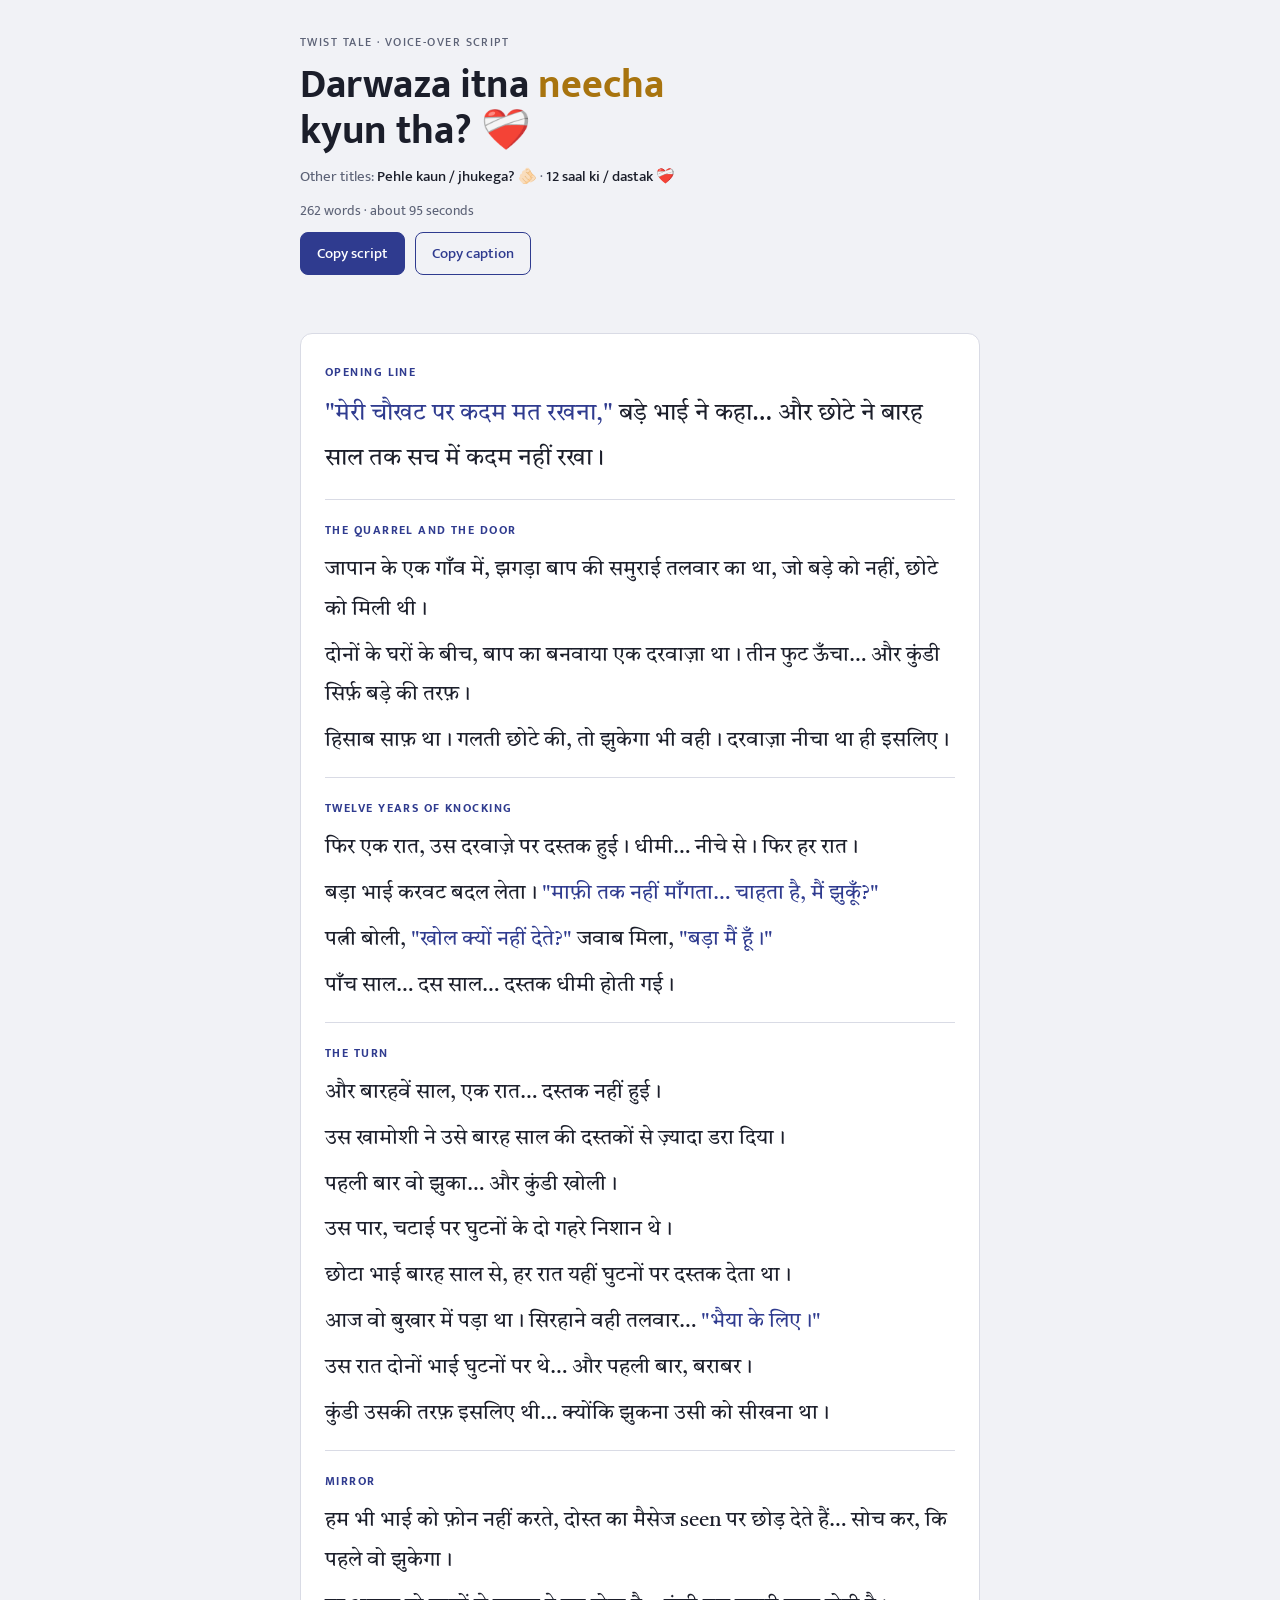
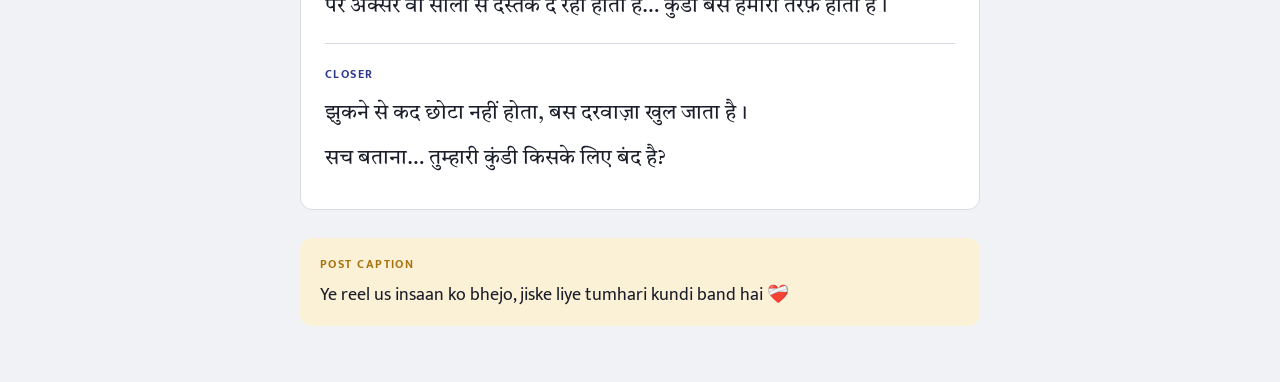
<file: story/darwaza/index.html>
<!doctype html>
<html lang="hi">
<head>
<meta charset="utf-8">
<meta name="viewport" content="width=device-width,initial-scale=1,viewport-fit=cover">
<meta name="robots" content="noindex,nofollow">
<meta name="description" content="Twist Tale voice-over script: two brothers, a three-foot door and a latch on one side.">
<style>:root{padding-top:env(safe-area-inset-top,0px);padding-bottom:env(safe-area-inset-bottom,0px)}body{margin:0}img{max-width:100%}[hidden]{display:none!important}</style>
<title>Darwaza Itna Neecha Kyun</title>
<link rel="preconnect" href="https://fonts.googleapis.com">
<link rel="preconnect" href="https://fonts.gstatic.com" crossorigin>
<link rel="stylesheet" href="https://fonts.googleapis.com/css2?family=Mukta:wght@400;500;700&family=Tiro+Devanagari+Hindi&display=swap">
<style>
  /* Layout: one reading column, like a voice-over script on a stand; story sections marked in the margin label above each block. */
  :root {
    --bg: #f1f2f6;
    --paper: #ffffff;
    --fg: #1b1e2a;
    --muted: #5c6276;
    --rule: #d9dbe5;
    --accent: #2f3b8f;
    --gold: #a8740f;
    --gold-bg: #fbf1d6;
    --display: "Tiro Devanagari Hindi", "Noto Serif Devanagari", serif;
    --body: "Mukta", "Noto Sans Devanagari", system-ui, sans-serif;
  }
  @media (prefers-color-scheme: dark) {
    :root:not([data-theme="light"]) {
      --bg: #11131a; --paper: #181b25; --fg: #e7e8ef; --muted: #9ba1b5; --rule: #2b2f3d;
      --accent: #9aa6ff; --gold: #f0c14d; --gold-bg: #2e2715; color-scheme: dark;
    }
  }
  :root[data-theme="dark"] {
    --bg: #11131a; --paper: #181b25; --fg: #e7e8ef; --muted: #9ba1b5; --rule: #2b2f3d;
    --accent: #9aa6ff; --gold: #f0c14d; --gold-bg: #2e2715; color-scheme: dark;
  }

  body {
    background: var(--bg);
    color: var(--fg);
    font-family: var(--body);
    font-size: 17px;
    padding-block: 32px 56px;
    padding-left: max(16px, env(safe-area-inset-left, 0px));
    padding-right: max(16px, env(safe-area-inset-right, 0px));
  }
  .wrap { max-width: 680px; margin: 0 auto; display: grid; gap: 28px; }

  header { display: grid; gap: 10px; }
  .eyebrow { font-size: 12px; letter-spacing: .12em; text-transform: uppercase; color: var(--muted); font-weight: 500; }
  h1 { font-family: var(--body); font-weight: 700; font-size: clamp(28px, 6vw, 40px); line-height: 1.15; margin: 0; text-wrap: balance; }
  h1 .hl { color: var(--gold); }
  .meta { color: var(--muted); font-size: 14px; }
  .alts { font-size: 15px; color: var(--muted); }
  .alts b { color: var(--fg); font-weight: 500; }

  .actions { display: flex; flex-wrap: wrap; gap: 10px; }
  button {
    font: inherit; font-size: 15px; font-weight: 500;
    padding: 8px 16px; border-radius: 8px; cursor: pointer;
    border: 1px solid var(--accent); background: var(--accent); color: var(--paper);
  }
  button.ghost { background: transparent; color: var(--accent); }
  button:focus-visible { outline: 3px solid var(--gold); outline-offset: 2px; }

  .script { background: var(--paper); border: 1px solid var(--rule); border-radius: 12px; padding: 8px 24px 24px; }
  section { padding-top: 20px; }
  section + section { border-top: 1px solid var(--rule); margin-top: 16px; }
  h2 { font-family: var(--body); font-size: 12px; letter-spacing: .12em; text-transform: uppercase; color: var(--accent); margin: 0 0 10px; font-weight: 700; }
  p.line { font-family: var(--display); font-size: 21px; line-height: 1.9; margin: 0 0 6px; }
  p.line.open { font-size: 24px; }
  .q { color: var(--accent); }

  .caption { background: var(--gold-bg); border-radius: 12px; padding: 16px 20px; display: grid; gap: 6px; }
  .caption .label { font-size: 12px; letter-spacing: .12em; text-transform: uppercase; color: var(--gold); font-weight: 700; }
  .caption p { margin: 0; font-size: 18px; }

  .toast { min-height: 1.4em; color: var(--muted); font-size: 14px; }

  @media (max-width: 480px) {
    .script { padding: 4px 16px 18px; }
    p.line { font-size: 19px; }
    p.line.open { font-size: 21px; }
  }
</style>
</head>
<body>
<div class="wrap">
  <header>
    <span class="eyebrow">Twist Tale · voice-over script</span>
    <h1>Darwaza itna <span class="hl">neecha</span><br>kyun tha? ❤️‍🩹</h1>
    <div class="alts">Other titles: <b>Pehle kaun / jhukega? 🫵🏻</b> · <b>12 saal ki / dastak ❤️‍🩹</b></div>
    <div class="meta">262 words · about 95 seconds</div>
    <div class="actions">
      <button type="button" id="copyScript">Copy script</button>
      <button type="button" class="ghost" id="copyCaption">Copy caption</button>
    </div>
    <div class="toast" id="toast" role="status" aria-live="polite"></div>
  </header>

  <article class="script" id="script">
    <section>
      <h2>Opening line</h2>
      <p class="line open"><span class="q">"मेरी चौखट पर कदम मत रखना,"</span> बड़े भाई ने कहा… और छोटे ने बारह साल तक सच में कदम नहीं रखा।</p>
    </section>

    <section>
      <h2>The quarrel and the door</h2>
      <p class="line">जापान के एक गाँव में, झगड़ा बाप की समुराई तलवार का था, जो बड़े को नहीं, छोटे को मिली थी।</p>
      <p class="line">दोनों के घरों के बीच, बाप का बनवाया एक दरवाज़ा था। तीन फुट ऊँचा… और कुंडी सिर्फ़ बड़े की तरफ़।</p>
      <p class="line">हिसाब साफ़ था। गलती छोटे की, तो झुकेगा भी वही। दरवाज़ा नीचा था ही इसलिए।</p>
    </section>

    <section>
      <h2>Twelve years of knocking</h2>
      <p class="line">फिर एक रात, उस दरवाज़े पर दस्तक हुई। धीमी… नीचे से। फिर हर रात।</p>
      <p class="line">बड़ा भाई करवट बदल लेता। <span class="q">"माफ़ी तक नहीं माँगता… चाहता है, मैं झुकूँ?"</span></p>
      <p class="line">पत्नी बोली, <span class="q">"खोल क्यों नहीं देते?"</span> जवाब मिला, <span class="q">"बड़ा मैं हूँ।"</span></p>
      <p class="line">पाँच साल… दस साल… दस्तक धीमी होती गई।</p>
    </section>

    <section>
      <h2>The turn</h2>
      <p class="line">और बारहवें साल, एक रात… दस्तक नहीं हुई।</p>
      <p class="line">उस खामोशी ने उसे बारह साल की दस्तकों से ज़्यादा डरा दिया।</p>
      <p class="line">पहली बार वो झुका… और कुंडी खोली।</p>
      <p class="line">उस पार, चटाई पर घुटनों के दो गहरे निशान थे।</p>
      <p class="line">छोटा भाई बारह साल से, हर रात यहीं घुटनों पर दस्तक देता था।</p>
      <p class="line">आज वो बुखार में पड़ा था। सिरहाने वही तलवार… <span class="q">"भैया के लिए।"</span></p>
      <p class="line">उस रात दोनों भाई घुटनों पर थे… और पहली बार, बराबर।</p>
      <p class="line">कुंडी उसकी तरफ़ इसलिए थी… क्योंकि झुकना उसी को सीखना था।</p>
    </section>

    <section>
      <h2>Mirror</h2>
      <p class="line">हम भी भाई को फ़ोन नहीं करते, दोस्त का मैसेज seen पर छोड़ देते हैं… सोच कर, कि पहले वो झुकेगा।</p>
      <p class="line">पर अक्सर वो सालों से दस्तक दे रहा होता है… कुंडी बस हमारी तरफ़ होती है।</p>
    </section>

    <section>
      <h2>Closer</h2>
      <p class="line">झुकने से कद छोटा नहीं होता, बस दरवाज़ा खुल जाता है।</p>
      <p class="line">सच बताना… तुम्हारी कुंडी किसके लिए बंद है?</p>
    </section>
  </article>

  <div class="caption">
    <span class="label">Post caption</span>
    <p id="caption">Ye reel us insaan ko bhejo, jiske liye tumhari kundi band hai ❤️‍🩹</p>
  </div>
</div>

<script>
  const toast = (text) => { document.getElementById("toast").textContent = text; };
  async function copy(text, done) {
    try {
      await navigator.clipboard.writeText(text);
      toast(done);
    } catch (error) {
      toast("Copy didn't work here. Select the text and copy it yourself.");
    }
  }
  document.getElementById("copyScript").addEventListener("click", () => {
    const lines = [...document.querySelectorAll("#script p.line")].map((line) => line.textContent.trim());
    copy(lines.join("\n"), "Script copied");
  });
  document.getElementById("copyCaption").addEventListener("click", () => {
    copy(document.getElementById("caption").textContent.trim(), "Caption copied");
  });
</script>
</body>
</html>
</file>
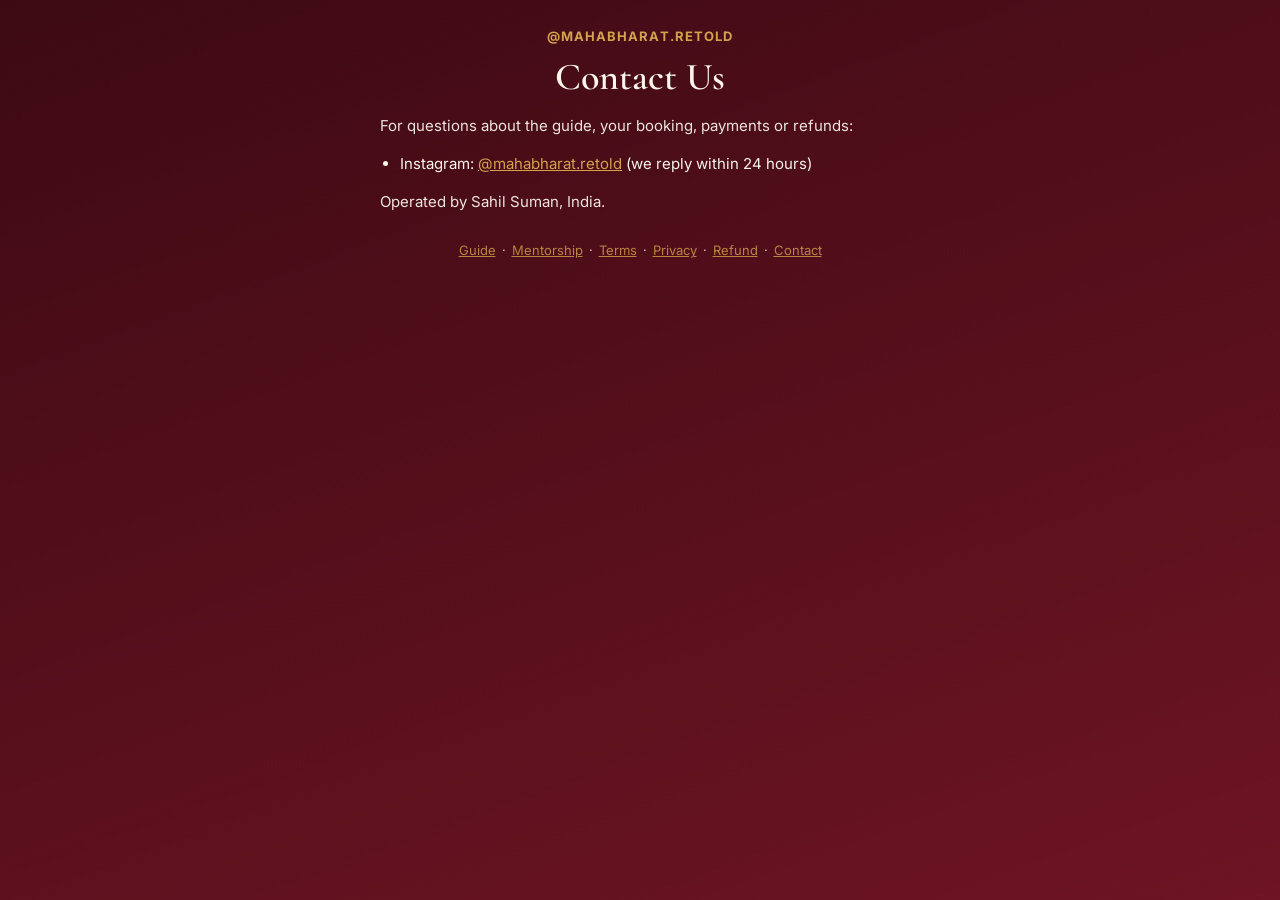
<file: contact.html>
<!doctype html>
<html lang="en">
<head>
<meta charset="utf-8">
<meta name="viewport" content="width=device-width,initial-scale=1">
<title>Contact Us · @mahabharat.retold</title>
<link rel="preconnect" href="https://fonts.googleapis.com"><link href="https://fonts.googleapis.com/css2?family=Cormorant+Garamond:wght@600&family=Inter:wght@400;600;700;800&display=swap" rel="stylesheet">
<link rel="stylesheet" href="style.css">
</head>
<body>
<main class="doc">
  <div class="tag">@mahabharat.retold</div>
  <h1>Contact Us</h1>
  <p>For questions about the guide, your booking, payments or refunds:</p>
  <ul><li>Instagram: <a href="https://www.instagram.com/mahabharat.retold/" style="color:var(--gold)">@mahabharat.retold</a> (we reply within 24 hours)</li></ul>
  <p>Operated by Sahil Suman, India.</p>
  <div class="legal"><a href="index.html">Guide</a>·<a href="session.html">Mentorship</a>·<a href="terms.html">Terms</a>·<a href="privacy.html">Privacy</a>·<a href="refund.html">Refund</a>·<a href="contact.html">Contact</a></div>
</main>
</body>
</html>
</file>
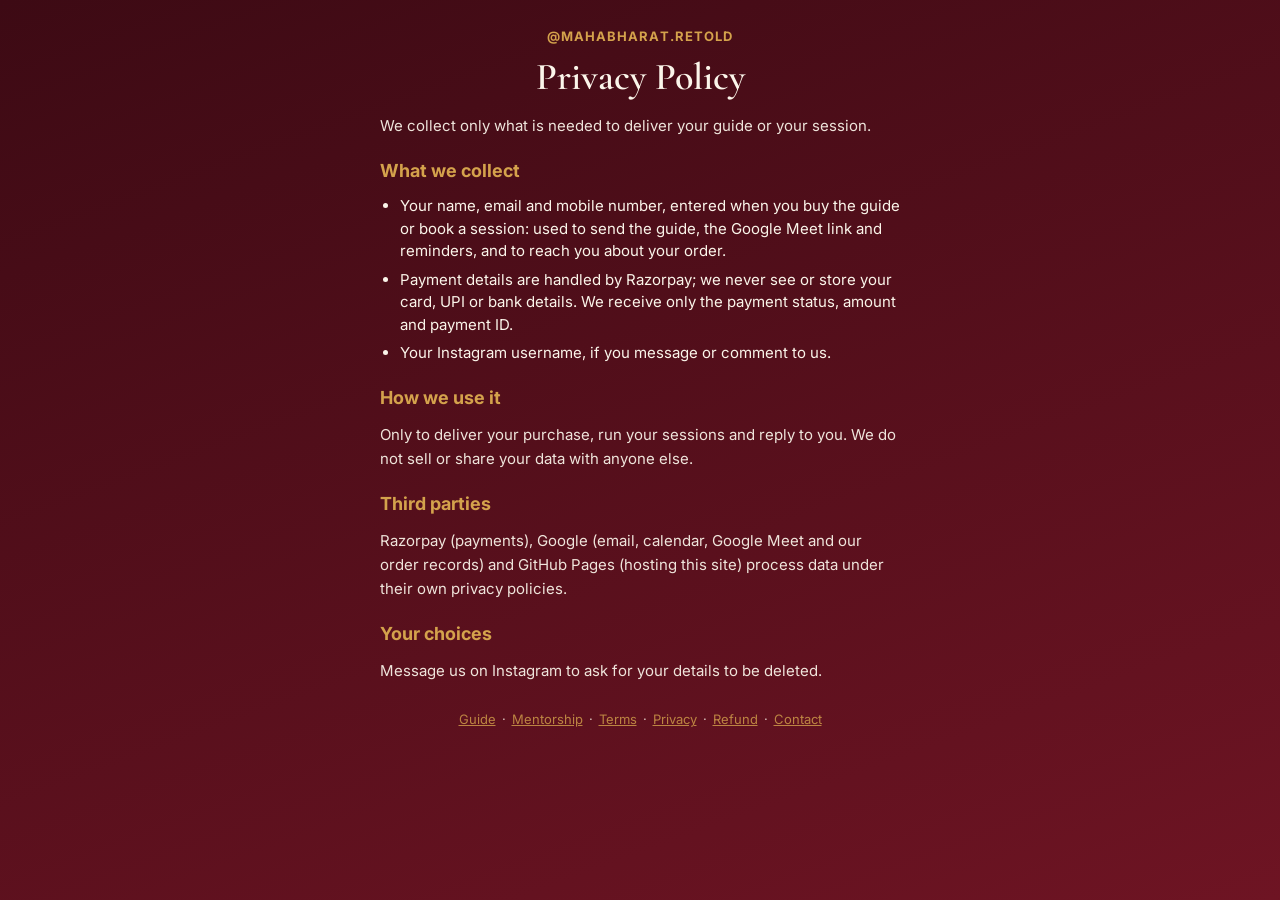
<file: privacy.html>
<!doctype html>
<html lang="en">
<head>
<meta charset="utf-8">
<meta name="viewport" content="width=device-width,initial-scale=1">
<title>Privacy Policy · @mahabharat.retold</title>
<link rel="preconnect" href="https://fonts.googleapis.com"><link href="https://fonts.googleapis.com/css2?family=Cormorant+Garamond:wght@600&family=Inter:wght@400;600;700;800&display=swap" rel="stylesheet">
<link rel="stylesheet" href="style.css">
</head>
<body>
<main class="doc">
  <div class="tag">@mahabharat.retold</div>
  <h1>Privacy Policy</h1>
  <p>We collect only what is needed to deliver your guide or your session.</p>
  <h2>What we collect</h2>
  <ul><li>Your name, email and mobile number, entered when you buy the guide or book a session: used to send the guide, the Google Meet link and reminders, and to reach you about your order.</li>
  <li>Payment details are handled by Razorpay; we never see or store your card, UPI or bank details. We receive only the payment status, amount and payment ID.</li>
  <li>Your Instagram username, if you message or comment to us.</li></ul>
  <h2>How we use it</h2>
  <p>Only to deliver your purchase, run your sessions and reply to you. We do not sell or share your data with anyone else.</p>
  <h2>Third parties</h2>
  <p>Razorpay (payments), Google (email, calendar, Google Meet and our order records) and GitHub Pages (hosting this site) process data under their own privacy policies.</p>
  <h2>Your choices</h2>
  <p>Message us on Instagram to ask for your details to be deleted.</p>
  <div class="legal"><a href="index.html">Guide</a>·<a href="session.html">Mentorship</a>·<a href="terms.html">Terms</a>·<a href="privacy.html">Privacy</a>·<a href="refund.html">Refund</a>·<a href="contact.html">Contact</a></div>
</main>
</body>
</html>
</file>
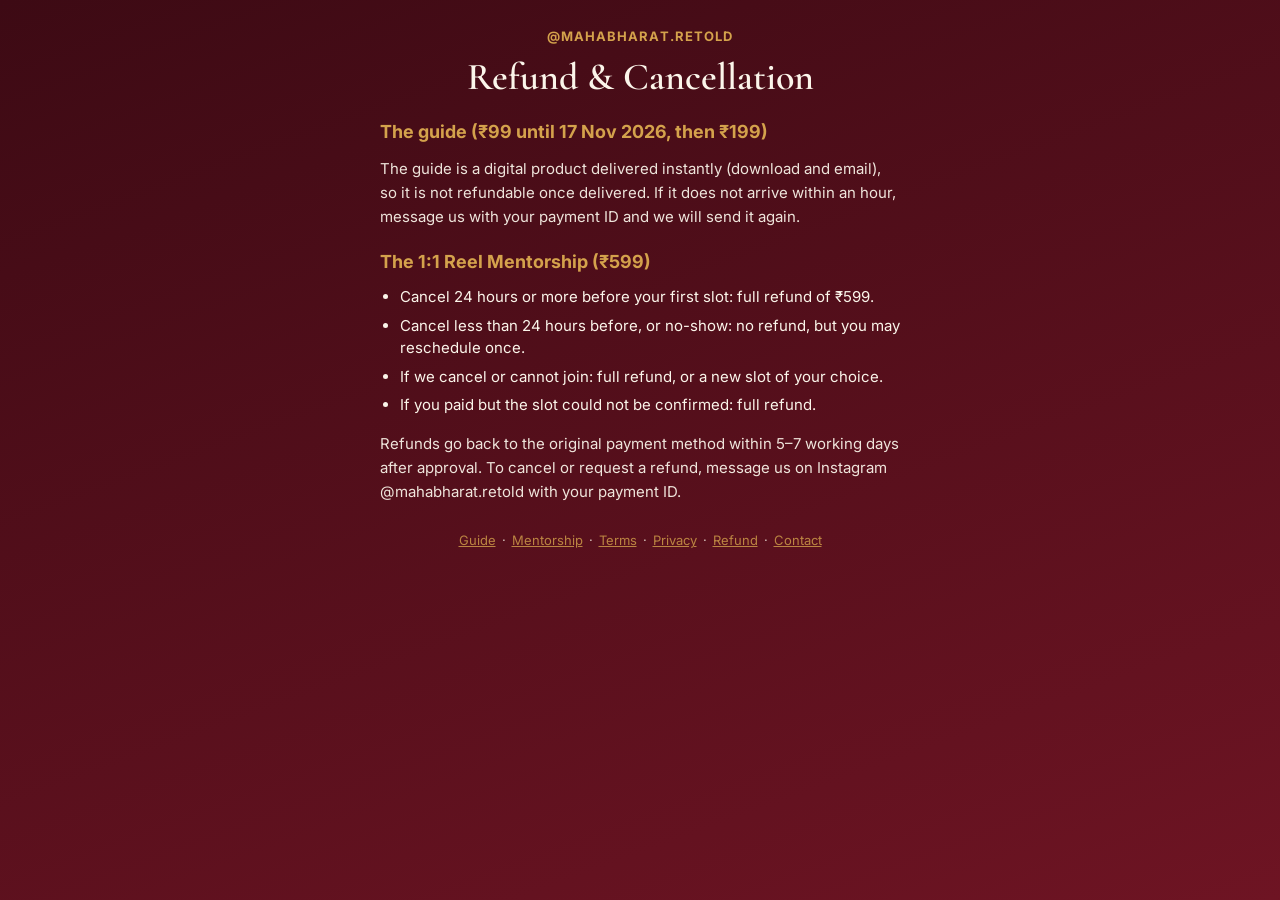
<file: refund.html>
<!doctype html>
<html lang="en">
<head>
<meta charset="utf-8">
<meta name="viewport" content="width=device-width,initial-scale=1">
<title>Refund &amp; Cancellation · @mahabharat.retold</title>
<link rel="preconnect" href="https://fonts.googleapis.com"><link href="https://fonts.googleapis.com/css2?family=Cormorant+Garamond:wght@600&family=Inter:wght@400;600;700;800&display=swap" rel="stylesheet">
<link rel="stylesheet" href="style.css">
</head>
<body>
<main class="doc">
  <div class="tag">@mahabharat.retold</div>
  <h1>Refund &amp; Cancellation</h1>
  <h2>The guide (₹99 until 17 Nov 2026, then ₹199)</h2>
  <p>The guide is a digital product delivered instantly (download and email), so it is not refundable once delivered. If it does not arrive within an hour, message us with your payment ID and we will send it again.</p>
  <h2>The 1:1 Reel Mentorship (₹599)</h2>
  <ul><li>Cancel 24 hours or more before your first slot: full refund of ₹599.</li>
  <li>Cancel less than 24 hours before, or no-show: no refund, but you may reschedule once.</li>
  <li>If we cancel or cannot join: full refund, or a new slot of your choice.</li>
  <li>If you paid but the slot could not be confirmed: full refund.</li></ul>
  <p>Refunds go back to the original payment method within 5–7 working days after approval. To cancel or request a refund, message us on Instagram @mahabharat.retold with your payment ID.</p>
  <div class="legal"><a href="index.html">Guide</a>·<a href="session.html">Mentorship</a>·<a href="terms.html">Terms</a>·<a href="privacy.html">Privacy</a>·<a href="refund.html">Refund</a>·<a href="contact.html">Contact</a></div>
</main>
</body>
</html>
</file>
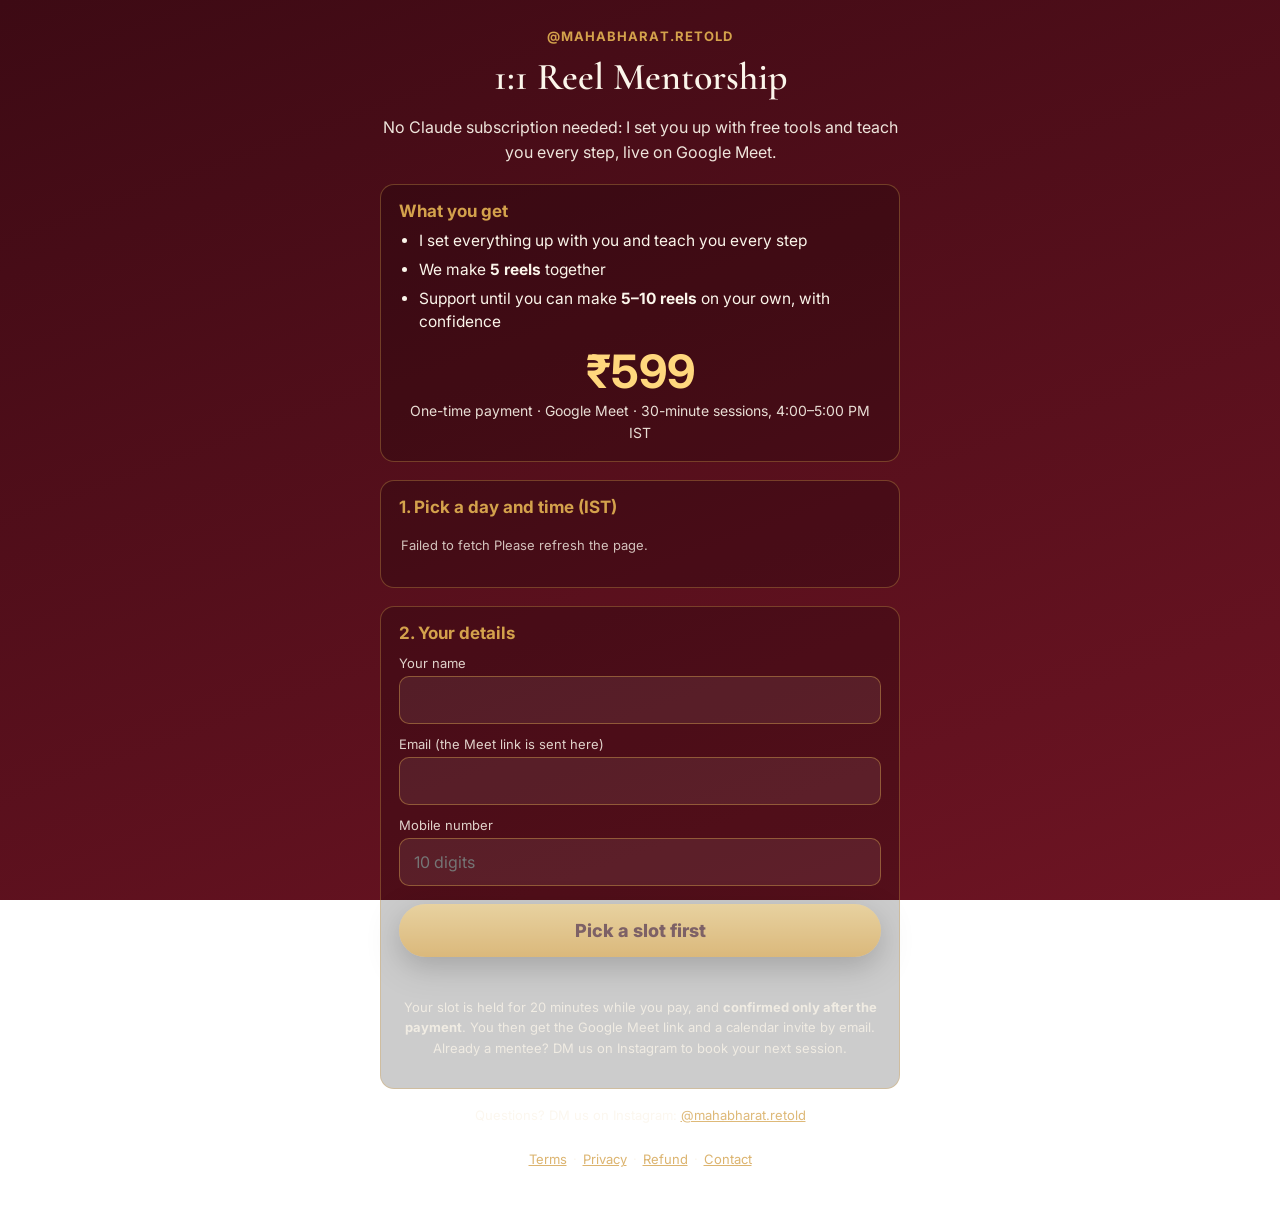
<file: session.html>
<!doctype html>
<html lang="en">
<head>
<meta charset="utf-8">
<meta name="viewport" content="width=device-width,initial-scale=1">
<title>1:1 Reel Mentorship · @mahabharat.retold</title>
<meta name="description" content="Book a 1:1 Reel Mentorship on Google Meet with @mahabharat.retold. ₹599, pay to confirm your slot.">
<link rel="preconnect" href="https://fonts.googleapis.com"><link href="https://fonts.googleapis.com/css2?family=Cormorant+Garamond:wght@600&family=Inter:wght@400;600;700;800&display=swap" rel="stylesheet">
<link rel="stylesheet" href="style.css">
</head>
<body>
<main>
  <div class="tag">@mahabharat.retold</div>
  <h1>1:1 Reel Mentorship</h1>
  <p class="lead">No Claude subscription needed: I set you up with free tools and teach you every step, live on Google Meet.</p>

  <div class="card">
    <h2>What you get</h2>
    <ul>
      <li>I set everything up with you and teach you every step</li>
      <li>We make <b>5 reels</b> together</li>
      <li>Support until you can make <b>5–10 reels</b> on your own, with confidence</li>
    </ul>
    <div class="price" style="margin-top:14px"><b>₹599</b></div>
    <p class="offer">One-time payment · Google Meet · 30-minute sessions, 4:00–5:00 PM IST</p>
  </div>

  <div class="card">
    <h2>1. Pick a day and time (IST)</h2>
    <div class="days" id="days"><span class="note">Loading free slots…</span></div>
    <div class="slots" id="slots"></div>
  </div>

  <div class="card">
    <h2>2. Your details</h2>
    <form id="form" novalidate>
      <label for="name">Your name</label><input id="name" autocomplete="name" required>
      <label for="email">Email (the Meet link is sent here)</label><input id="email" type="email" autocomplete="email" required>
      <label for="phone">Mobile number</label><input id="phone" type="tel" inputmode="numeric" autocomplete="tel" placeholder="10 digits" required>
      <button class="btn" id="pay" type="submit" disabled>Pick a slot first</button>
      <div class="err" id="err"></div>
      <p class="note">Your slot is held for 20 minutes while you pay, and <b>confirmed only after the payment</b>. You then get the Google Meet link and a calendar invite by email. Already a mentee? DM us on Instagram to book your next session.</p>
    </form>
  </div>

  <div class="small">Questions? DM us on Instagram: <a href="https://www.instagram.com/mahabharat.retold/">@mahabharat.retold</a></div>
  <div class="legal"><a href="terms.html">Terms</a>·<a href="privacy.html">Privacy</a>·<a href="refund.html">Refund</a>·<a href="contact.html">Contact</a></div>
</main>
<script src="config.js"></script>
<script>
(function () {
  const S = window.SHOP, $ = (id) => document.getElementById(id);
  let days = [], day = null, slot = null;
  function payLabel() {
    $("pay").disabled = !slot;
    $("pay").textContent = slot ? "Pay ₹" + S.sessionPrice + " and confirm " + slot.label + ", " + day.label : "Pick a slot first";
  }
  function showSlots() {
    $("slots").innerHTML = "";
    day.slots.forEach((s) => {
      const b = document.createElement("button");
      b.type = "button"; b.className = "slot" + (slot && slot.start === s.start ? " on" : "");
      b.textContent = s.label; b.disabled = !s.free;
      b.onclick = () => { slot = s; showSlots(); payLabel(); };
      $("slots").appendChild(b);
    });
  }
  function showDays() {
    $("days").innerHTML = "";
    days.forEach((d) => {
      const free = d.slots.some((s) => s.free);
      const [w, n, m] = d.label.split(" ");
      const b = document.createElement("button");
      b.type = "button"; b.className = "day" + (d === day ? " on" : "") + (free ? "" : " full");
      b.innerHTML = w + "<b>" + n + "</b>" + m;
      b.onclick = () => { day = d; slot = null; showDays(); showSlots(); payLabel(); };
      $("days").appendChild(b);
      if (d === day) requestAnimationFrame(() => b.scrollIntoView({ block: "nearest", inline: "nearest" }));
    });
  }
  function load() {
    fetch(S.api + "?action=slots").then((r) => r.json()).then((d) => {
      if (!d.days) throw new Error(d.error || "Could not load the slots.");
      days = d.days; day = days.find((x) => x.slots.some((s) => s.free)) || days[0]; slot = null;
      showDays(); showSlots(); payLabel();
    }).catch((x) => { $("days").innerHTML = '<span class="note">' + x.message + " Please refresh the page.</span>"; });
  }
  load();
  $("form").addEventListener("submit", async (e) => {
    e.preventDefault();
    if (!slot) return;
    $("err").textContent = ""; $("pay").disabled = true; $("pay").textContent = "Holding your slot…";
    try {
      const r = await fetch(S.api, { method: "POST", body: JSON.stringify({ action: "book", start: slot.start, name: $("name").value, email: $("email").value, phone: $("phone").value }) });
      const d = await r.json();
      if (!d.url) throw new Error(d.error || "Something went wrong. Please try again.");
      location.href = d.url;
    } catch (x) {
      $("err").textContent = x.message; load();
    }
  });
})();
</script>
</body>
</html>
</file>
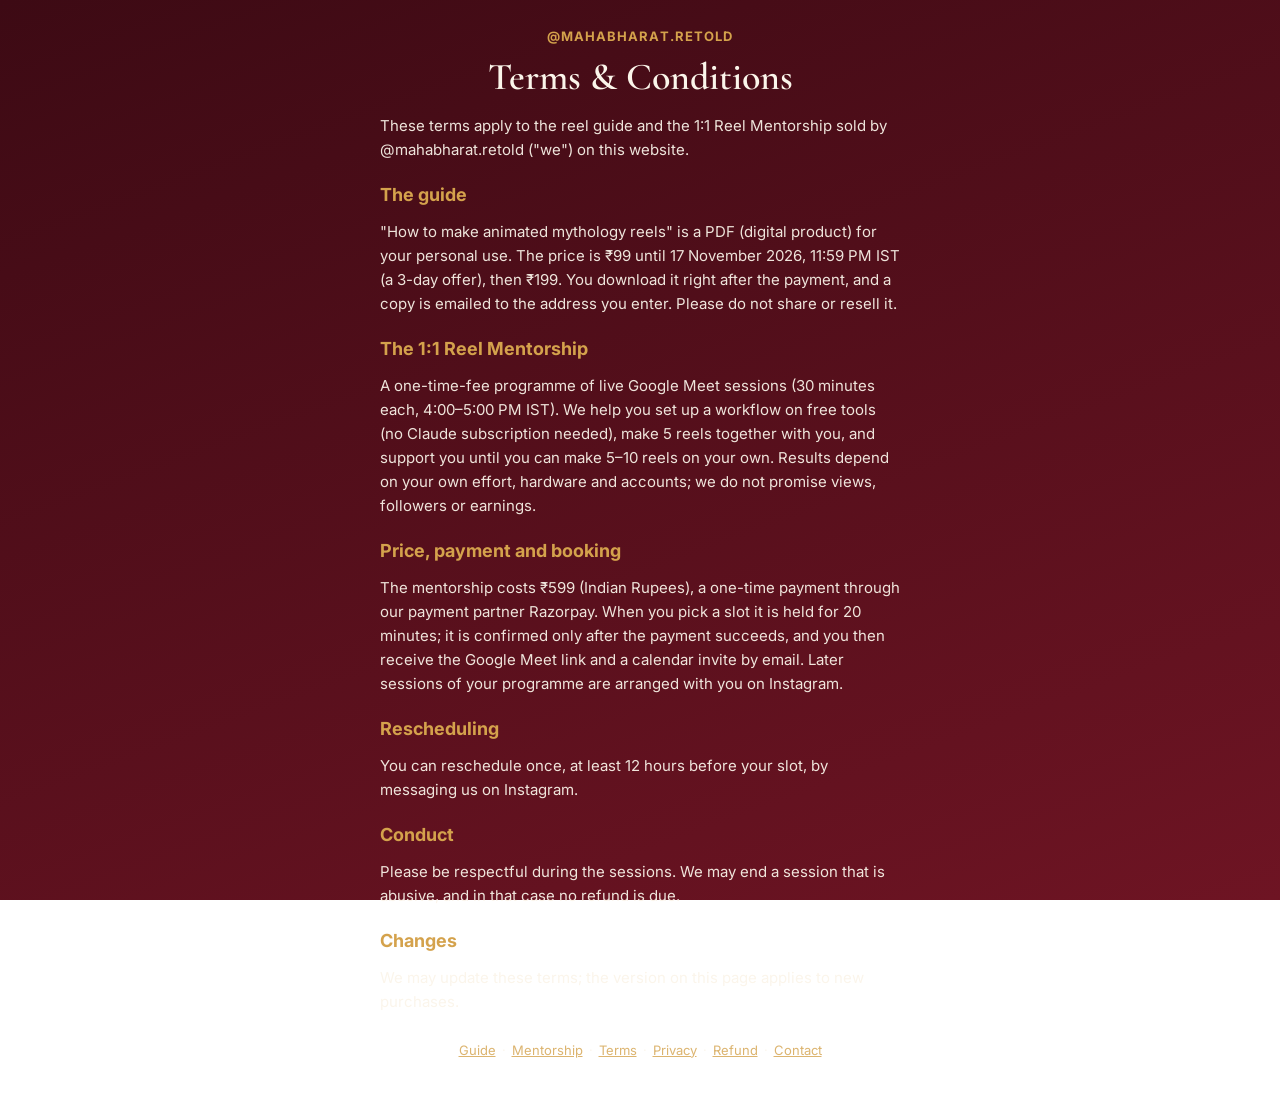
<file: terms.html>
<!doctype html>
<html lang="en">
<head>
<meta charset="utf-8">
<meta name="viewport" content="width=device-width,initial-scale=1">
<title>Terms &amp; Conditions · @mahabharat.retold</title>
<link rel="preconnect" href="https://fonts.googleapis.com"><link href="https://fonts.googleapis.com/css2?family=Cormorant+Garamond:wght@600&family=Inter:wght@400;600;700;800&display=swap" rel="stylesheet">
<link rel="stylesheet" href="style.css">
</head>
<body>
<main class="doc">
  <div class="tag">@mahabharat.retold</div>
  <h1>Terms &amp; Conditions</h1>
  <p>These terms apply to the reel guide and the 1:1 Reel Mentorship sold by @mahabharat.retold ("we") on this website.</p>
  <h2>The guide</h2>
  <p>"How to make animated mythology reels" is a PDF (digital product) for your personal use. The price is ₹99 until 17 November 2026, 11:59 PM IST (a 3-day offer), then ₹199. You download it right after the payment, and a copy is emailed to the address you enter. Please do not share or resell it.</p>
  <h2>The 1:1 Reel Mentorship</h2>
  <p>A one-time-fee programme of live Google Meet sessions (30 minutes each, 4:00–5:00 PM IST). We help you set up a workflow on free tools (no Claude subscription needed), make 5 reels together with you, and support you until you can make 5–10 reels on your own. Results depend on your own effort, hardware and accounts; we do not promise views, followers or earnings.</p>
  <h2>Price, payment and booking</h2>
  <p>The mentorship costs ₹599 (Indian Rupees), a one-time payment through our payment partner Razorpay. When you pick a slot it is held for 20 minutes; it is confirmed only after the payment succeeds, and you then receive the Google Meet link and a calendar invite by email. Later sessions of your programme are arranged with you on Instagram.</p>
  <h2>Rescheduling</h2>
  <p>You can reschedule once, at least 12 hours before your slot, by messaging us on Instagram.</p>
  <h2>Conduct</h2>
  <p>Please be respectful during the sessions. We may end a session that is abusive, and in that case no refund is due.</p>
  <h2>Changes</h2>
  <p>We may update these terms; the version on this page applies to new purchases.</p>
  <div class="legal"><a href="index.html">Guide</a>·<a href="session.html">Mentorship</a>·<a href="terms.html">Terms</a>·<a href="privacy.html">Privacy</a>·<a href="refund.html">Refund</a>·<a href="contact.html">Contact</a></div>
</main>
</body>
</html>
</file>
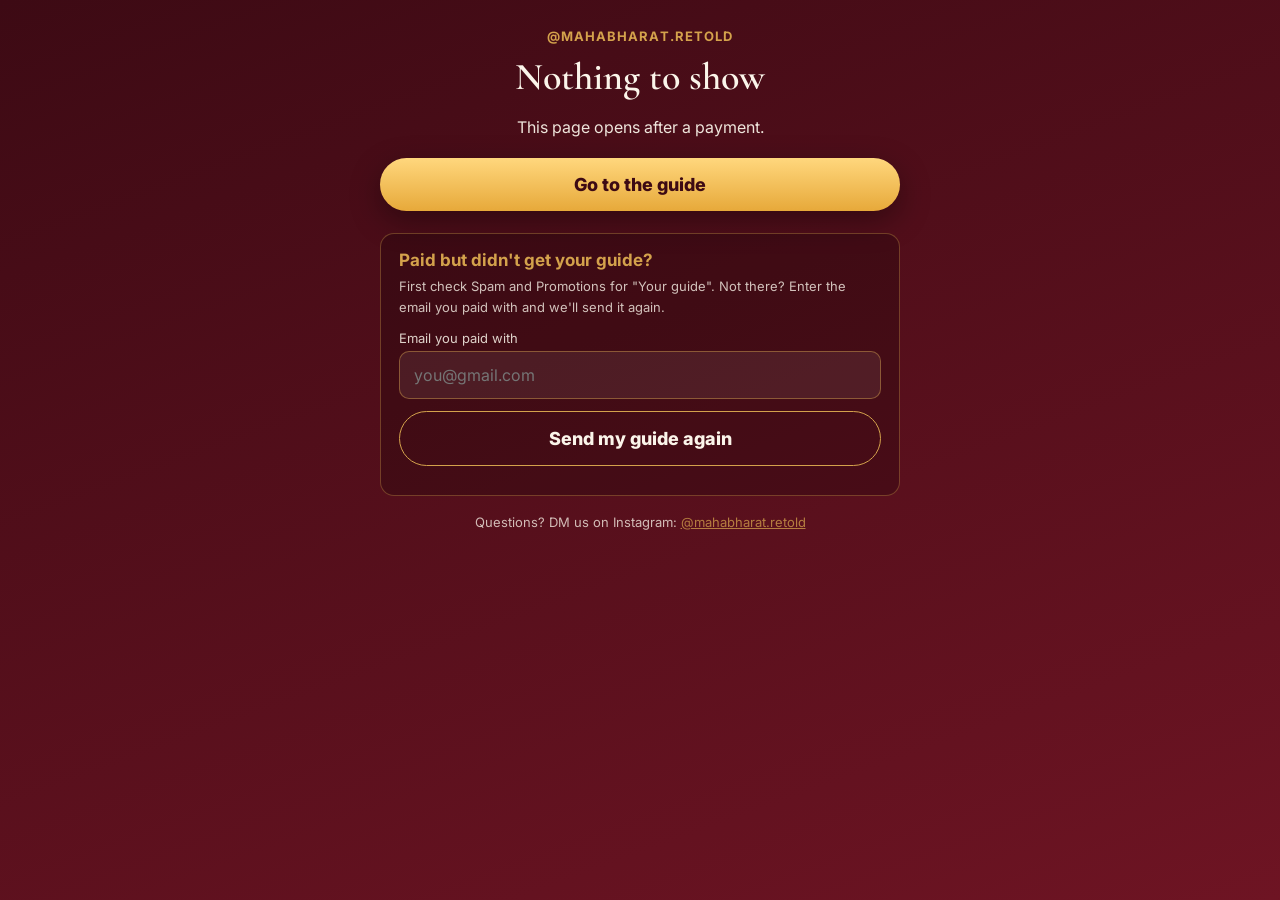
<file: thanks.html>
<!doctype html>
<html lang="en">
<head>
<meta charset="utf-8">
<meta name="viewport" content="width=device-width,initial-scale=1">
<meta name="robots" content="noindex">
<title>Thank you · @mahabharat.retold</title>
<link rel="preconnect" href="https://fonts.googleapis.com"><link href="https://fonts.googleapis.com/css2?family=Cormorant+Garamond:wght@600&family=Inter:wght@400;600;700;800&display=swap" rel="stylesheet">
<link rel="stylesheet" href="style.css">
</head>
<body>
<main>
  <div class="tag">@mahabharat.retold</div>
  <h1 id="title">Checking your payment…</h1>
  <p class="lead" id="msg">This takes a few seconds. Please keep this page open.</p>
  <div id="actions"></div>
  <div id="resend"></div>
  <div class="small">Questions? DM us on Instagram: <a href="https://www.instagram.com/mahabharat.retold/">@mahabharat.retold</a></div>
</main>
<script src="config.js"></script>
<script src="resend.js" defer></script>
<script src="count.js" data-page="thanks"></script>
<script>
(function () {
  const S = window.SHOP, $ = (id) => document.getElementById(id);
  const ref = new URLSearchParams(location.search).get("ref") || "";
  const esc = (s) => String(s).replace(/[&<>"]/g, (c) => ({ "&": "&amp;", "<": "&lt;", ">": "&gt;", '"': "&quot;" })[c]);
  let pdfUrl = null, pdfName = "guide.pdf";

  function show(title, html, actions) { $("title").textContent = title; $("msg").innerHTML = html; $("actions").innerHTML = actions || ""; }

  async function getPdf() {
    if (pdfUrl) return pdfUrl;
    const d = await (await fetch(S.api + "?action=download&ref=" + encodeURIComponent(ref))).json();
    if (!d.data) throw new Error(d.error || "Download not available.");
    const bin = atob(d.data), bytes = new Uint8Array(bin.length);
    for (let i = 0; i < bin.length; i++) bytes[i] = bin.charCodeAt(i);
    pdfUrl = URL.createObjectURL(new Blob([bytes], { type: d.type || "application/pdf" }));
    pdfName = d.name || pdfName;
    return pdfUrl;
  }
  function save(url) {
    const a = document.createElement("a"); a.href = url; a.download = pdfName; document.body.appendChild(a); a.click(); a.remove();
  }

  async function guideReady(st) {
    show("Payment received 🙏", "Your guide is downloading. A copy has also been emailed to <b>" + esc(st.email) + "</b>.",
      '<button class="btn" id="dl">⬇ Download the PDF</button><a class="btn alt" id="open" target="_blank" rel="noopener">Open the PDF</a>' +
      '<p class="note">Using Instagram\'s browser and the download doesn\'t start? Tap ••• and choose "Open in browser", or use the copy in your email.</p>' +
      '<a class="btn alt" href="session.html">🎥 Want help? Book a 1:1 Reel Mentorship</a>');
    $("dl").disabled = true; $("dl").textContent = "Preparing your download…";
    try {
      const url = await getPdf();
      $("open").href = url;
      $("dl").disabled = false; $("dl").textContent = "⬇ Download the PDF";
      $("dl").onclick = () => save(url);
      save(url);
    } catch (x) {
      $("dl").textContent = "Download not available here"; $("msg").innerHTML += "<br>" + esc(x.message) + " Your copy is in your email.";
    }
  }

  async function kitReady(st) {
    const name = st.kind === "wise99" ? "The Wiser Reels Method" : st.kind === "yc99" ? "The Your Call Method" : "Paper Motion Kit (" + (st.kind === "paper99" ? "Mobile edition" : "Claude Code edition") + ")";
    if (st.brand) { document.querySelector(".tag").textContent = st.brand; document.querySelectorAll(".small a").forEach((a) => { a.textContent = st.brand; a.href = "https://www.instagram.com/" + st.brand.replace("@", "") + "/"; }); }
    show("Payment received 🙏", "Your guide, " + esc(name) + ", is downloading. A copy has also been emailed to <b>" + esc(st.email) + "</b>.",
      '<button class="btn" id="dl">⬇ Download the guide (PDF)</button><a class="btn alt" id="open" target="_blank" rel="noopener">Open the guide</a>' +
      (st.zip ? '<a class="btn alt" href="' + esc(st.zip) + '">📦 Download the kit (zip)</a>' : '') +
      (st.studio ? '<a class="btn alt" href="' + esc(st.studio) + '">🎬 Open Paper Studio</a>' : '') +
      (st.wa ? '<a class="btn alt" href="' + esc(st.wa) + '">💬 WhatsApp support: ' + esc(st.whatsapp) + '</a>' : '') +
      '<p class="note">Using Instagram\'s browser and the download doesn\'t start? Tap ••• and choose "Open in browser", or use the copy in your email.</p>');
    $("dl").disabled = true; $("dl").textContent = "Preparing your download…";
    try {
      const url = await getPdf();
      $("open").href = url;
      $("dl").disabled = false; $("dl").textContent = "⬇ Download the guide (PDF)";
      $("dl").onclick = () => save(url);
      save(url);
    } catch (x) {
      $("dl").textContent = "Download not available here"; $("msg").innerHTML += "<br>" + esc(x.message) + " Your copy is in your email.";
    }
  }

  async function check(tries) {
    if (!ref) return show("Nothing to show", "This page opens after a payment.", '<a class="btn" href="index.html">Go to the guide</a>');
    try {
      const st = await (await fetch(S.api + "?action=status&ref=" + encodeURIComponent(ref))).json();
      if (st.error) throw new Error(st.error);
      if (st.status === "confirmed" && st.kind === "guide") return guideReady(st);
      if (st.status === "confirmed" && /^(paper|wise|yc)/.test(st.kind)) return kitReady(st);
      if (st.status === "confirmed") return show("Your session is confirmed 🙏", "See you on <b>" + esc(st.when) + "</b>.<br>The Google Meet link and a calendar invite have been sent to <b>" + esc(st.email) + "</b>.", '<a class="btn alt" href="index.html">Back to the guide page</a>');
      if (st.status === "pending" && tries > 0) return setTimeout(() => check(tries - 1), 4000);
      if (st.status === "pending") return show("Waiting for the payment", "We haven't received the payment yet. If you paid, it is usually confirmed within a few minutes and you'll get an email.", '<button class="btn" onclick="location.reload()">Check again</button>');
      show("Payment not completed", "This payment link has expired" + (st.kind === "session" ? " and the slot was released" : "") + ". Please try again.", '<a class="btn" href="' + (st.kind === "session" ? "session.html" : /^paper/.test(st.kind) ? "paper/" : /^wise/.test(st.kind) ? "wiser/" : /^yc/.test(st.kind) ? "yourcall/" : "index.html") + '">Try again</a>');
    } catch (x) {
      if (tries > 0) return setTimeout(() => check(tries - 1), 4000);
      show("Something went wrong", esc(x.message) + " If you paid, you'll still get an email. DM us on Instagram if it doesn't arrive.", "");
    }
  }
  check(6);
})();
</script>
</body>
</html>
</file>
<file: style.css>
:root{--maroon:#6e1423;--deep:#3d0a14;--gold:#d4a24c;--goldl:#ffd77d;--cream:#fbf5ea;--ink:#2a1a14}
*{box-sizing:border-box}
html{-webkit-text-size-adjust:100%}
body{margin:0;min-height:100vh;background:linear-gradient(160deg,var(--deep),var(--maroon)) fixed;color:var(--cream);font-family:"Inter",system-ui,-apple-system,sans-serif;padding:28px 16px 40px}
main{max-width:520px;margin:0 auto}
.tag{color:var(--gold);font-weight:700;font-size:13px;letter-spacing:.08em;text-align:center;text-transform:uppercase}
h1{font-family:"Cormorant Garamond",serif;font-weight:600;font-size:38px;line-height:1.12;margin:12px 0 12px;text-align:center}
p{font-size:16px;line-height:1.6;opacity:.93}
.lead{text-align:center}
.card{background:rgba(0,0,0,.2);border:1px solid rgba(212,162,76,.35);border-radius:14px;padding:16px 18px;margin:18px 0}
.card h2{font-size:17px;color:var(--gold);margin:0 0 8px}
ul{margin:0;padding-left:20px}li{margin:6px 0;font-size:15.5px;line-height:1.5}
.price{display:flex;align-items:baseline;justify-content:center;gap:14px;margin:4px 0 2px}
.price s{font-size:22px;opacity:.6}
.price b{font-size:46px;color:var(--goldl);line-height:1}
.offer{text-align:center;font-size:14px;opacity:.9;margin:6px 0 0}
.timer{display:flex;justify-content:center;gap:8px;margin:12px 0 4px}
.timer div{background:rgba(0,0,0,.28);border:1px solid rgba(212,162,76,.4);border-radius:10px;min-width:62px;padding:8px 6px;text-align:center}
.timer b{display:block;font-size:24px;color:var(--goldl);font-variant-numeric:tabular-nums}
.timer span{font-size:11px;opacity:.75;text-transform:uppercase;letter-spacing:.06em}
label{display:block;font-size:13px;opacity:.85;margin:12px 0 5px}
input{width:100%;font:inherit;font-size:16px;padding:13px 14px;border-radius:10px;border:1px solid rgba(212,162,76,.45);background:rgba(255,255,255,.07);color:var(--cream)}
input:focus{outline:2px solid var(--gold);outline-offset:1px}
a.btn,button.btn{display:block;width:100%;margin-top:18px;text-align:center;background:linear-gradient(180deg,var(--goldl),#e7a93a);color:var(--deep);font-weight:800;font-size:18px;text-decoration:none;padding:16px 20px;border-radius:40px;border:0;box-shadow:0 10px 30px rgba(0,0,0,.35);cursor:pointer;font-family:inherit}
button.btn:disabled{opacity:.55;cursor:default}
.btn.alt{background:transparent;color:var(--cream);border:1.5px solid var(--gold);box-shadow:none;margin-top:12px}
.err{color:#ffb4a8;font-size:14px;min-height:20px;margin-top:10px;text-align:center}
.note{font-size:13px;opacity:.78;text-align:center;margin-top:10px}
.days{display:flex;gap:8px;overflow-x:auto;padding:2px 2px 8px;scrollbar-width:none}
.days::-webkit-scrollbar{display:none}
.day{flex:none;min-width:72px;padding:9px 8px;border-radius:10px;border:1px solid rgba(212,162,76,.4);background:rgba(0,0,0,.18);color:var(--cream);font:inherit;font-size:13px;cursor:pointer;text-align:center}
.day b{display:block;font-size:17px}
.day.on{background:var(--gold);color:var(--deep);border-color:var(--gold)}
.day.full{opacity:.4}
.slots{display:grid;grid-template-columns:1fr 1fr;gap:10px;margin-top:10px}
.slot{padding:14px 8px;border-radius:10px;border:1px solid rgba(212,162,76,.5);background:rgba(0,0,0,.18);color:var(--cream);font:inherit;font-size:16px;font-weight:700;cursor:pointer}
.slot.on{background:var(--goldl);color:var(--deep)}
.slot:disabled{opacity:.35;text-decoration:line-through;cursor:default}
.small{font-size:13px;opacity:.75;text-align:center;margin-top:16px}
.small a,.legal a{color:var(--gold)}
.legal{margin-top:28px;text-align:center;font-size:13px;opacity:.8}
.legal a{margin:0 6px}
.doc h2{color:var(--gold);font-size:18px;margin-top:22px}
.doc p,.doc li{font-size:15px}
.hidden{display:none}
</file>
